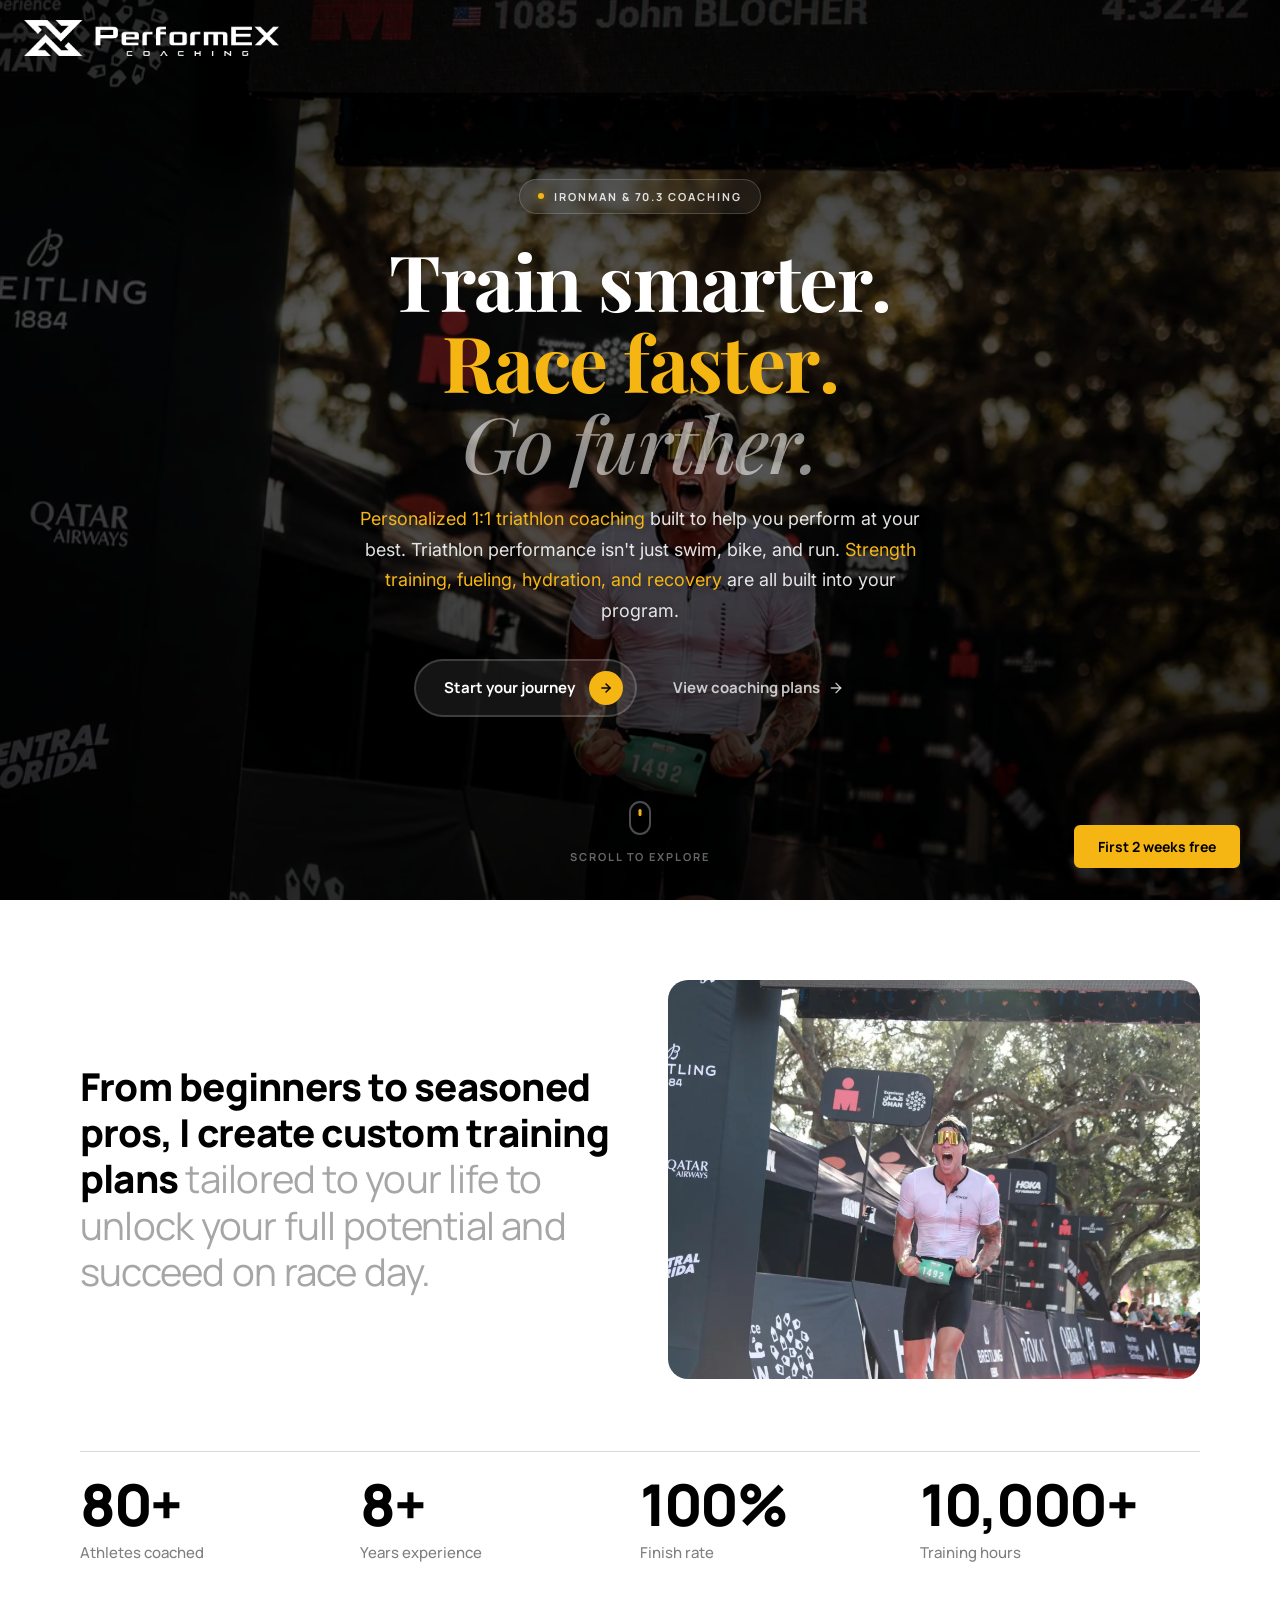
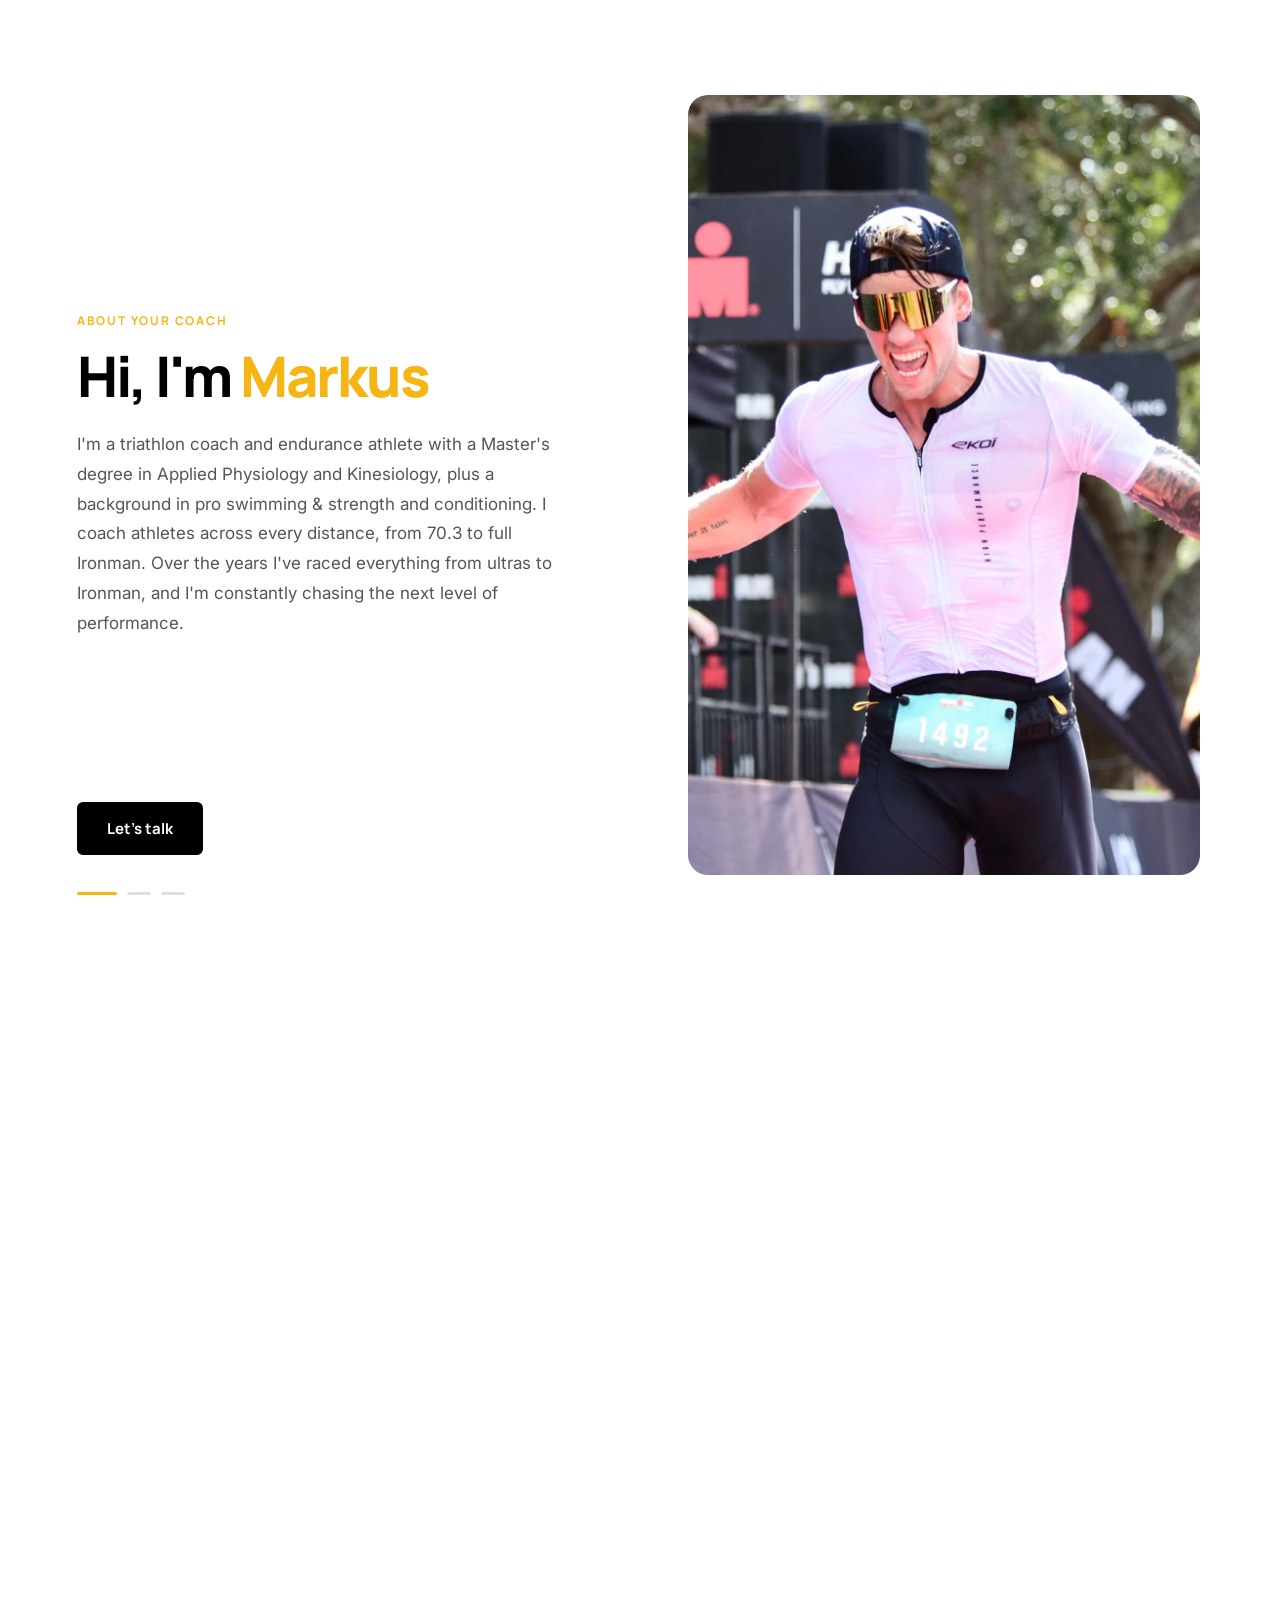
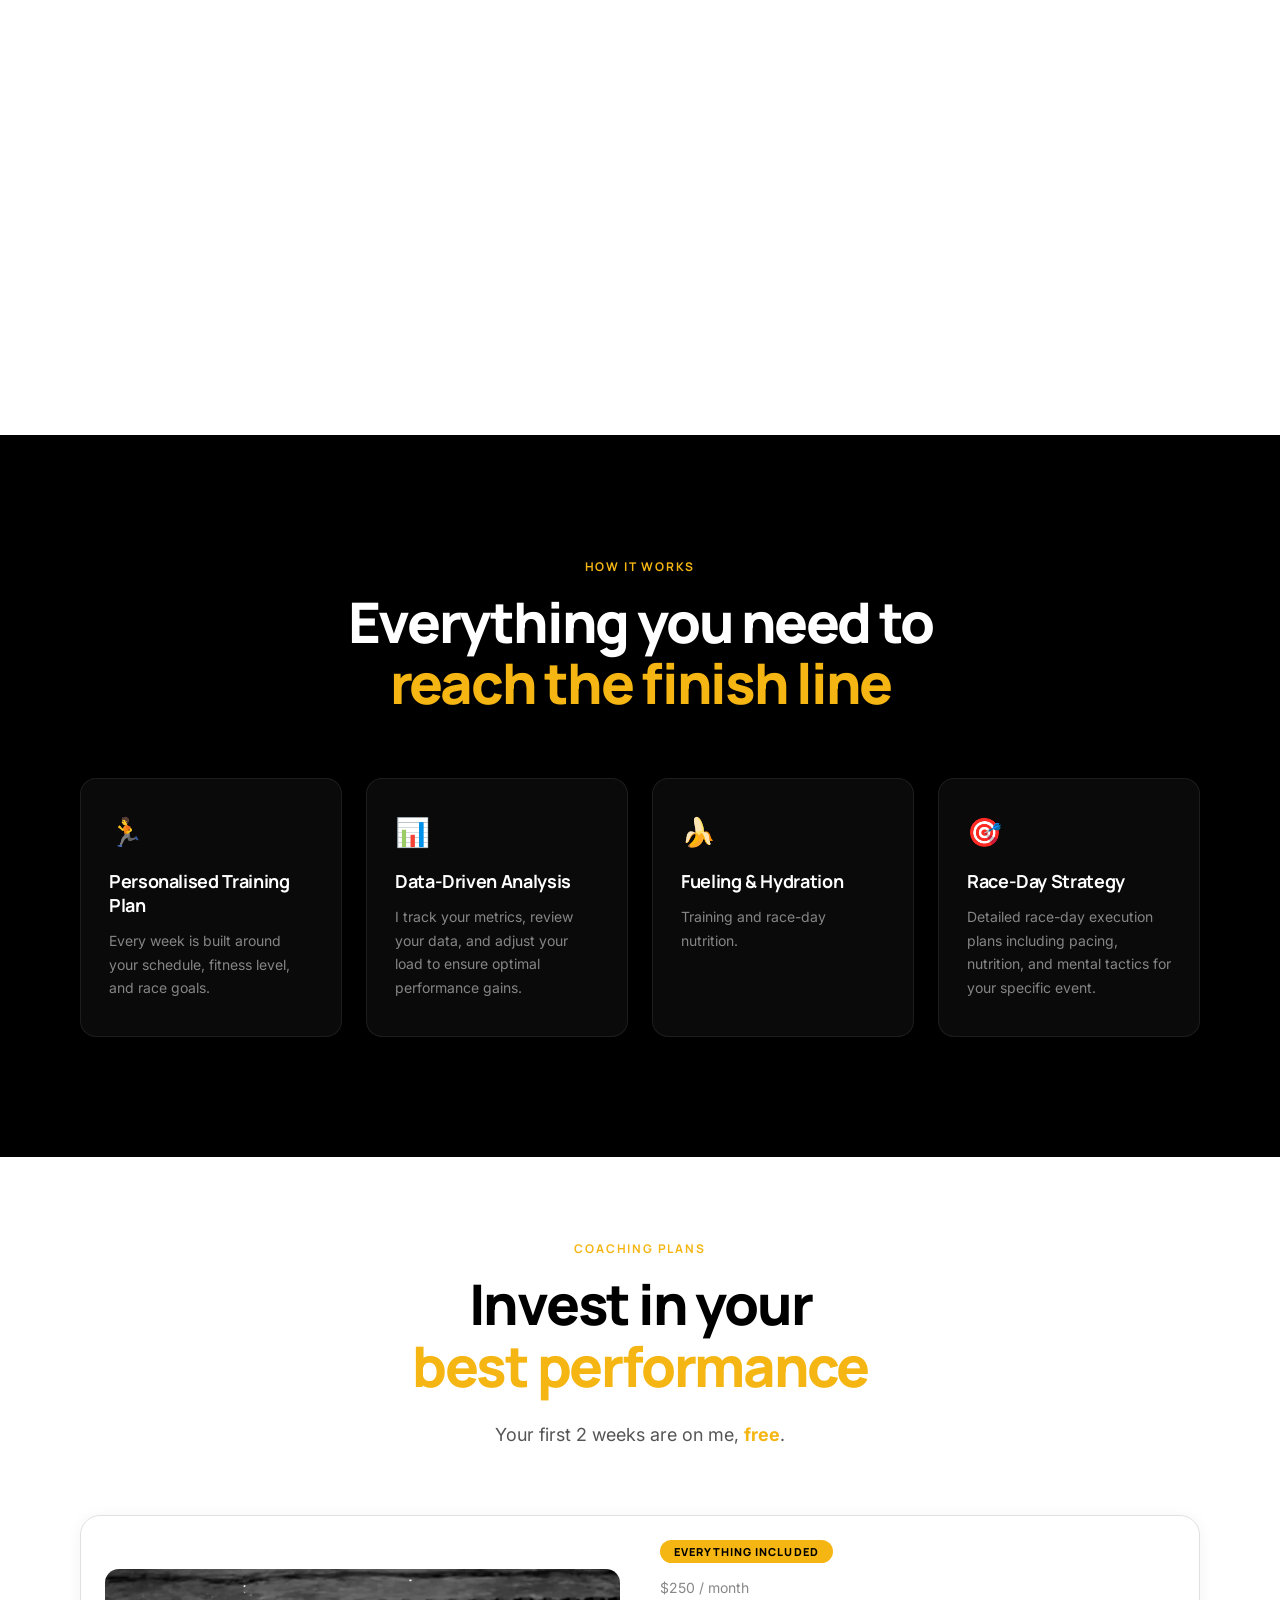
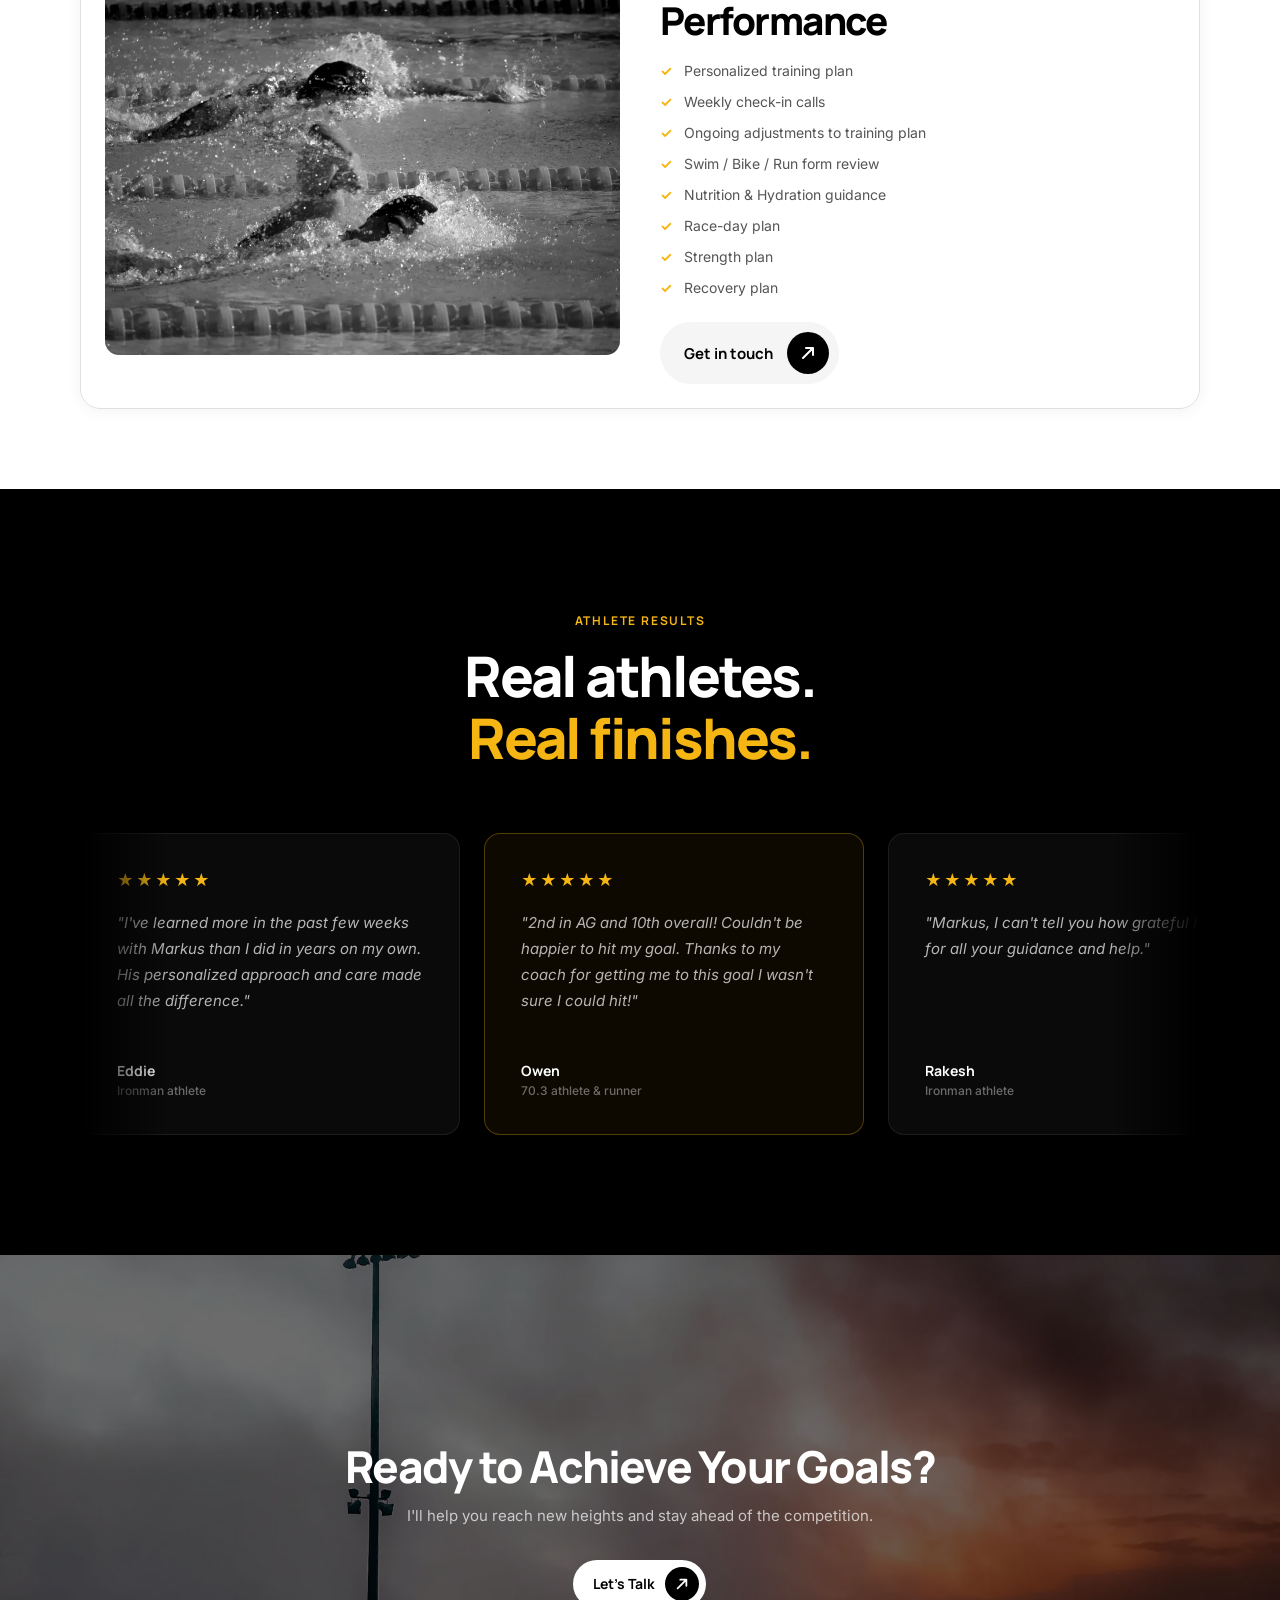
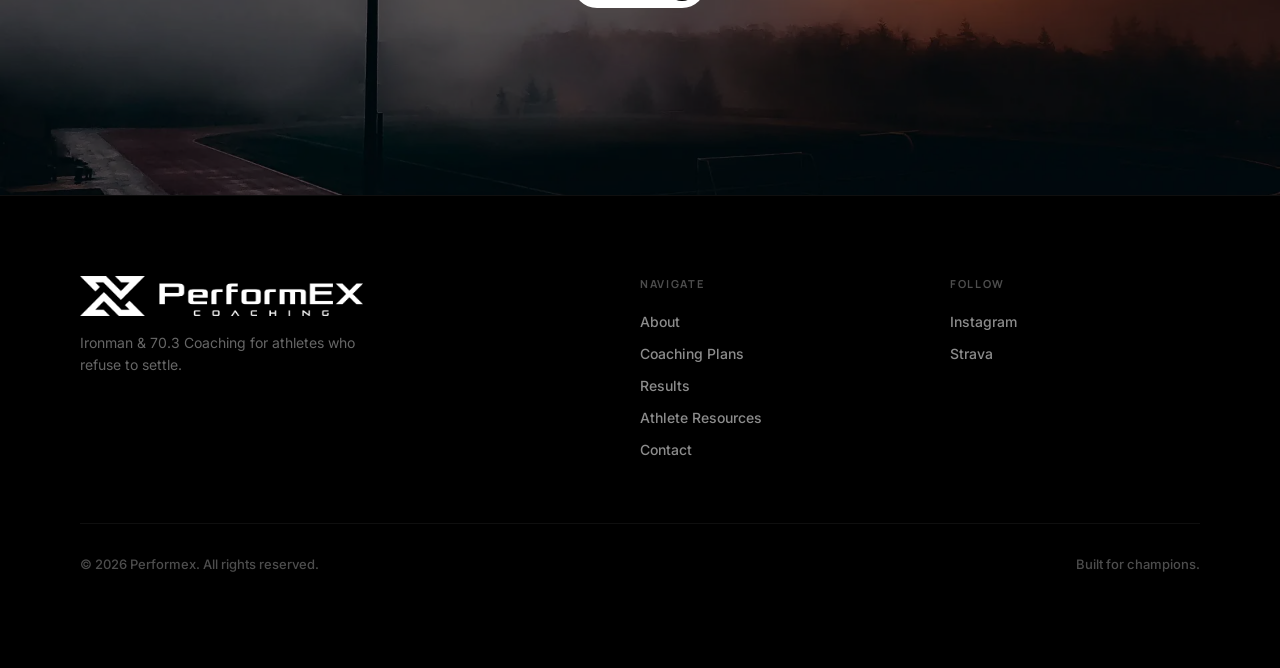
<file: index.html>
<!DOCTYPE html>
<html lang="en">
<head>
  <meta charset="UTF-8" />
  <meta name="google-site-verification" content="vjbkGI2xQKs__dVDE_QgQrAZZXGHkhBD2MfQDWsFcY4" />
  <meta name="viewport" content="width=device-width, initial-scale=1.0" />
  <title>Performex - Ironman & 70.3 Coaching</title>
  <link rel="preconnect" href="https://fonts.googleapis.com" />
  <link rel="preconnect" href="https://fonts.gstatic.com" crossorigin />
  <link href="https://fonts.googleapis.com/css2?family=Manrope:wght@400;500;600;700;800&family=Inter:ital,wght@0,400;0,700;1,400&family=Playfair+Display:ital,wght@0,700;1,500&display=swap" rel="stylesheet" />
  <link rel="icon" type="image/x-icon" href="data:,">
  <link rel="icon" type="image/png" sizes="32x32" href="favicon.png">
  <link rel="icon" type="image/png" sizes="192x192" href="favicon.png">
  <link rel="apple-touch-icon" href="favicon.png">
  <link rel="stylesheet" href="styles.css?v=6" />
  <!-- Google tag (gtag.js) -->
  <script async src="https://www.googletagmanager.com/gtag/js?id=AW-18036804143"></script>
  <script>
    window.dataLayer = window.dataLayer || [];
    function gtag(){dataLayer.push(arguments);}
    gtag('js', new Date());
    gtag('config', 'AW-18036804143');
  </script>
  <!-- Event snippet for Submit lead form conversion -->
  <script>
    function gtag_report_conversion(url) {
      var callback = function () {
        if (typeof(url) != 'undefined') { window.location = url; }
      };
      gtag('event', 'conversion', {
        'send_to': 'AW-18036804143/L1smCMTl380cEK-Uz5hD',
        'value': 1.0,
        'currency': 'USD',
        'event_callback': callback
      });
      return false;
    }
  </script>
</head>
<body>

  <!-- ─── NAVIGATION ─────────────────────────────────────────── -->
  <header class="nav-wrapper">
    <nav class="nav">
      <a href="#" class="nav-logo"><img src="header.webp" alt="Performex Coaching" class="nav-logo-img" width="700" height="99" decoding="async"></a>
    </nav>
  </header>

  <!-- ─── FIXED CTA ──────────────────────────────────────────── -->
  <a href="coaching-inquiry.html" class="btn btn-gold cta-fixed">First 2 weeks free</a>

  <!-- ─── HERO ──────────────────────────────────────────────── -->
  <section class="hero" id="hero">
    <div class="hero-bg"></div>
    <div class="hero-image-wrap">
      <img
        src="hero-finish.webp"
        alt="Athlete crossing the Ironman 70.3 finish line"
        class="hero-image"
        width="1024"
        height="1535"
        fetchpriority="high"
        decoding="async"
      />
      <div class="hero-image-overlay"></div>
    </div>
    <div class="hero-content">
      <span class="hero-eyebrow">Ironman &amp; 70.3 Coaching</span>
      <h1 class="hero-headline">
        Train smarter.<br />
        <span class="accent">Race faster.</span><br />
        <span class="headline-italic">Go further.</span>
      </h1>
      <p class="hero-sub">
        <span class="accent">Personalized 1:1 triathlon coaching</span> built to help you perform at your best. Triathlon performance isn't just swim, bike, and run. <span class="accent">Strength training, fueling, hydration, and recovery</span> are all built into your program.
      </p>
      <div class="hero-actions">
        <a href="coaching-inquiry.html" class="btn btn-gold btn-hero-primary">
          Start your journey
          <span class="btn-arrow-circle" aria-hidden="true">
            <svg width="14" height="14" viewBox="0 0 24 24" fill="none" stroke="currentColor" stroke-width="2.5" stroke-linecap="round" stroke-linejoin="round"><line x1="5" y1="12" x2="19" y2="12"/><polyline points="12 5 19 12 12 19"/></svg>
          </span>
        </a>
        <a href="#services" class="btn btn-ghost btn-hero-secondary">
          View coaching plans
          <svg width="16" height="16" viewBox="0 0 24 24" fill="none" stroke="currentColor" stroke-width="2" stroke-linecap="round" stroke-linejoin="round" aria-hidden="true"><line x1="5" y1="12" x2="19" y2="12"/><polyline points="12 5 19 12 12 19"/></svg>
        </a>
      </div>
    </div>
    <div class="hero-scroll-hint">
      <span class="scroll-mouse" aria-hidden="true"></span>
      <span class="scroll-label">Scroll to explore</span>
    </div>
  </section>

  <!-- ─── STATS / INTRO SECTION ──────────────────────────── -->
  <section class="stats-bar">
    <div class="container">

      <!-- Tagline + image row -->
      <div class="stats-intro-row">
        <p class="stats-tagline">
          <span class="stats-tagline-bold">From beginners to seasoned pros, I create custom training plans</span><span class="stats-tagline-light"> tailored to your life to unlock your full potential and succeed on race day.</span>
        </p>
        <div class="stats-intro-img">
          <img src="Coaching.webp" alt="Coaching session" width="1000" height="1500" loading="lazy" decoding="async" />
        </div>
      </div>

      <!-- Stats row -->
      <div class="stats-grid">
        <div class="stat">
          <span class="stat-number">80+</span>
          <span class="stat-label">Athletes coached</span>
        </div>
        <div class="stat">
          <span class="stat-number">8+</span>
          <span class="stat-label">Years experience</span>
        </div>
        <div class="stat">
          <span class="stat-number">100%</span>
          <span class="stat-label">Finish rate</span>
        </div>
        <div class="stat">
          <span class="stat-number">10,000+</span>
          <span class="stat-label">Training hours</span>
        </div>
      </div>

    </div>
  </section>

  <!-- ─── ABOUT ─────────────────────────────────────────────── -->
  <!--
    Scroll-storytelling section.
    The inner .about-sticky frame is pinned via position:sticky.
    JS calculates scroll progress and crossfades content between
    3 slides. Section height = 400vh so each slide gets ~100vh of scroll.
  -->
  <section class="about-story" id="about">
    <div class="about-sticky">

      <!-- ── Left: text panel ─────────────────────── -->
      <div class="about-text-panel">

        <div class="about-slide-text" data-slide="0">
          <span class="section-eyebrow">About your coach</span>
          <h2 class="section-heading">Hi, I'm <span class="accent">Markus</span></h2>
          <p class="body-text">
            I'm a triathlon coach and endurance athlete with a Master's degree in Applied Physiology and Kinesiology, plus a background in pro swimming & strength and conditioning. I coach athletes across every distance, from 70.3 to full Ironman. Over the years I've raced everything from ultras to Ironman, and I'm constantly chasing the next level of performance.
          </p>
          <a href="coaching-inquiry.html" class="btn btn-dark about-slide-cta">Let's talk</a>
        </div>

        <div class="about-slide-text" data-slide="1">
          <span class="section-eyebrow">Coaching</span>
          <h2 class="section-heading">Science-backed.<br /><span class="accent">Life-proof.</span></h2>
          <p class="body-text">
            I work with athletes who want structure, not guesswork. My coaching is built on science-based periodisation, individualised training loads, and a sustainable approach that fits around your life and keeps you healthy.
          </p>
          <a href="coaching-inquiry.html" class="btn btn-dark about-slide-cta">Let's talk</a>
        </div>

        <div class="about-slide-text" data-slide="2">
          <span class="section-eyebrow">My philosophy</span>
          <h2 class="section-heading">The philosophy behind <span class="accent">the training</span></h2>
          <p class="body-text">
            I believe great endurance performance comes from consistency, smart training, and fueling the work properly. When those pieces are in place, progress becomes predictable and athletes start realizing what they're truly capable of.
          </p>
          <a href="coaching-inquiry.html" class="btn btn-dark about-slide-cta">Let's talk</a>
        </div>

        <!-- Progress dots -->
        <div class="about-progress">
          <div class="about-prog-dot active"></div>
          <div class="about-prog-dot"></div>
          <div class="about-prog-dot"></div>
        </div>

      </div><!-- /about-text-panel -->

      <!-- ── Right: image panel ─────────────────────── -->
      <div class="about-image-panel">

        <div class="about-slide-image" data-slide="0">
          <img
            src="1.webp"
            alt="Ironman finish line"
            width="2400"
            height="1597"
            loading="lazy"
            decoding="async"
          />
        </div>

        <div class="about-slide-image" data-slide="1">
          <img
            src="2.webp"
            alt="Ironman swim exit"
            width="1200"
            height="1796"
            loading="lazy"
            decoding="async"
          />
        </div>

        <div class="about-slide-image" data-slide="2">
          <img
            src="3.webp"
            alt="Ironman run"
            width="1339"
            height="2000"
            loading="lazy"
            decoding="async"
          />
        </div>

      </div><!-- /about-image-panel -->

    </div><!-- /about-sticky -->
  </section>

  <!-- ─── WHAT I OFFER ─────────────────────────────────────── -->
  <section class="features section-dark" id="features">
    <div class="container">
      <div class="section-header centered">
        <span class="section-eyebrow light">How it works</span>
        <h2 class="section-heading light">Everything you need to<br /><span class="accent">reach the finish line</span></h2>
      </div>
      <div class="features-grid">
        <div class="feature-card">
          <div class="feature-icon">🏃</div>
          <h3>Personalised Training Plan</h3>
          <p>Every week is built around your schedule, fitness level, and race goals.</p>
        </div>
        <div class="feature-card">
          <div class="feature-icon">📊</div>
          <h3>Data-Driven Analysis</h3>
          <p>I track your metrics, review your data, and adjust your load to ensure optimal performance gains.</p>
        </div>
        <div class="feature-card">
          <div class="feature-icon">🍌</div>
          <h3>Fueling & Hydration</h3>
          <p>Training and race-day nutrition.</p>
        </div>
        <div class="feature-card">
          <div class="feature-icon">🎯</div>
          <h3>Race-Day Strategy</h3>
          <p>Detailed race-day execution plans including pacing, nutrition, and mental tactics for your specific event.</p>
        </div>
      </div>
    </div>
  </section>

  <!-- ─── SERVICES / COACHING PLANS ───────────────────────── -->
  <section class="services section-white" id="services">
    <div class="container">
      <div class="section-header centered">
        <span class="section-eyebrow">Coaching plans</span>
        <h2 class="section-heading">Invest in your<br /><span class="accent">best performance</span></h2>
        <p class="section-sub">Your first 2 weeks are on me, <span class="accent"><strong>free</strong></span>.</p>
      </div>
      <div class="plans-list">

        <div class="plan-row">
          <div class="plan-row-image">
            <img src="hero-swim.webp" alt="Ironman swim start" class="plan-row-img" width="1000" height="667" loading="lazy" decoding="async" />
          </div>
          <div class="plan-row-content">
            <span class="plan-badge-inline">Everything included</span>
            <span class="plan-price-label">$250 / month</span>
            <h3 class="plan-row-name">Performance</h3>
            <ul class="plan-row-features">
              <li>Personalized training plan</li>
              <li>Weekly check-in calls</li>
              <li>Ongoing adjustments to training plan</li>
              <li>Swim / Bike / Run form review</li>
              <li>Nutrition &amp; Hydration guidance</li>
              <li>Race-day plan</li>
              <li>Strength plan</li>
              <li>Recovery plan</li>

            </ul>
            <a href="coaching-inquiry.html" class="btn-plan-cta">Get in touch <span class="btn-plan-arrow"><svg width="16" height="16" viewBox="0 0 16 16" fill="none" xmlns="http://www.w3.org/2000/svg"><path d="M3 13L13 3M13 3H6M13 3V10" stroke="white" stroke-width="2" stroke-linecap="round" stroke-linejoin="round"/></svg></span></a>
          </div>
        </div>

      </div>
    </div>
  </section>

  <!-- ─── TESTIMONIALS ─────────────────────────────────────── -->
  <section class="testimonials section-dark" id="testimonials">
    <div class="container">
      <div class="section-header centered">
        <span class="section-eyebrow light">Athlete results</span>
        <h2 class="section-heading light">Real athletes.<br /><span class="accent">Real finishes.</span></h2>
      </div>
      <div class="testimonials-marquee">
        <div class="testimonials-track">

          <div class="testimonial-card">
            <div class="stars">★★★★★</div>
            <blockquote>
              "I've learned more in the past few weeks with Markus than I did in years on my own. His personalized approach and care made all the difference."
            </blockquote>
            <div class="testimonial-author">
              <div class="author-info">
                <span class="author-name">Eddie</span>
                <span class="author-detail">Ironman athlete</span>
              </div>
            </div>
          </div>

          <div class="testimonial-card testimonial-featured">
            <div class="stars">★★★★★</div>
            <blockquote>
              "2nd in AG and 10th overall! Couldn't be happier to hit my goal. Thanks to my coach for getting me to this goal I wasn't sure I could hit!"
            </blockquote>
            <div class="testimonial-author">
              <div class="author-info">
                <span class="author-name">Owen</span>
                <span class="author-detail">70.3 athlete &amp; runner</span>
              </div>
            </div>
          </div>

          <div class="testimonial-card">
            <div class="stars">★★★★★</div>
            <blockquote>
              "Markus, I can't tell you how grateful I am for all your guidance and help."
            </blockquote>
            <div class="testimonial-author">
              <div class="author-info">
                <span class="author-name">Rakesh</span>
                <span class="author-detail">Ironman athlete</span>
              </div>
            </div>
          </div>

          <div class="testimonial-card">
            <div class="stars">★★★★★</div>
            <blockquote>
              "Super excited, your coaching has been awesome and very reassuring to me. I can't thank you enough!"
            </blockquote>
            <div class="testimonial-author">
              <div class="author-info">
                <span class="author-name">Adrian</span>
                <span class="author-detail">Ironman athlete</span>
              </div>
            </div>
          </div>

          <div class="testimonial-card">
            <div class="stars">★★★★★</div>
            <blockquote>
              "Clearly your program is f*cking awesome, from where I started to where I'm at now."
            </blockquote>
            <div class="testimonial-author">
              <div class="author-info">
                <span class="author-name">Jordan</span>
                <span class="author-detail">Ironman athlete</span>
              </div>
            </div>
          </div>

          <div class="testimonial-card">
            <div class="stars">★★★★★</div>
            <blockquote>
              "Since we first started the program, I can't believe how much better I feel week to week in the pool and on the bike. I would've been so lost if I tried to do any of this on my own."
            </blockquote>
            <div class="testimonial-author">
              <div class="author-info">
                <span class="author-name">Colin</span>
                <span class="author-detail">70.3 athlete</span>
              </div>
            </div>
          </div>

          <!-- Duplicate set for seamless infinite loop -->
          <div class="testimonial-card" aria-hidden="true">
            <div class="stars">★★★★★</div>
            <blockquote>
              "I've learned more in the past few weeks with Markus than I did in years on my own. His personalized approach and care made all the difference."
            </blockquote>
            <div class="testimonial-author">
              <div class="author-info">
                <span class="author-name">Eddie</span>
                <span class="author-detail">Ironman athlete</span>
              </div>
            </div>
          </div>

          <div class="testimonial-card testimonial-featured" aria-hidden="true">
            <div class="stars">★★★★★</div>
            <blockquote>
              "2nd in AG and 10th overall! Couldn't be happier to hit my goal. Thanks to my coach for getting me to this goal I wasn't sure I could hit!"
            </blockquote>
            <div class="testimonial-author">
              <div class="author-info">
                <span class="author-name">Owen</span>
                <span class="author-detail">70.3 athlete &amp; runner</span>
              </div>
            </div>
          </div>

          <div class="testimonial-card" aria-hidden="true">
            <div class="stars">★★★★★</div>
            <blockquote>
              "Markus, I can't tell you how grateful I am for all your guidance and help."
            </blockquote>
            <div class="testimonial-author">
              <div class="author-info">
                <span class="author-name">Rakesh</span>
                <span class="author-detail">Ironman athlete</span>
              </div>
            </div>
          </div>

          <div class="testimonial-card" aria-hidden="true">
            <div class="stars">★★★★★</div>
            <blockquote>
              "Super excited, your coaching has been awesome and very reassuring to me. I can't thank you enough!"
            </blockquote>
            <div class="testimonial-author">
              <div class="author-info">
                <span class="author-name">Adrian</span>
                <span class="author-detail">Ironman athlete</span>
              </div>
            </div>
          </div>

          <div class="testimonial-card" aria-hidden="true">
            <div class="stars">★★★★★</div>
            <blockquote>
              "Clearly your program is f*cking awesome, from where I started to where I'm at now."
            </blockquote>
            <div class="testimonial-author">
              <div class="author-info">
                <span class="author-name">Jordan</span>
                <span class="author-detail">Ironman athlete</span>
              </div>
            </div>
          </div>

          <div class="testimonial-card" aria-hidden="true">
            <div class="stars">★★★★★</div>
            <blockquote>
              "Since we first started the program, I can't believe how much better I feel week to week in the pool and on the bike. I would've been so lost if I tried to do any of this on my own."
            </blockquote>
            <div class="testimonial-author">
              <div class="author-info">
                <span class="author-name">Colin</span>
                <span class="author-detail">70.3 athlete</span>
              </div>
            </div>
          </div>

        </div>
      </div>
    </div>
  </section>

  <!-- ─── CTA BANNER ──────────────────────────────────────── -->
  <section class="cta-banner" id="contact">
    <div class="cta-banner-bg">
      <img src="cta-bg.webp" alt="" class="cta-banner-img" width="1920" height="1440" loading="lazy" decoding="async" />
      <div class="cta-banner-overlay"></div>
    </div>
    <div class="cta-banner-content">
      <h2 class="cta-banner-heading">Ready to Achieve Your Goals?</h2>
      <p class="cta-banner-sub">I'll help you reach new heights and stay ahead of the competition.</p>
      <a href="coaching-inquiry.html" class="btn-cta-pill">
        Let's Talk
        <span class="btn-cta-arrow"><svg width="14" height="14" viewBox="0 0 16 16" fill="none" xmlns="http://www.w3.org/2000/svg"><path d="M3 13L13 3M13 3H6M13 3V10" stroke="white" stroke-width="2" stroke-linecap="round" stroke-linejoin="round"/></svg></span>
      </a>
    </div>
  </section>

  <!-- ─── FOOTER ────────────────────────────────────────────── -->
  <footer class="footer">
    <div class="container">
      <div class="footer-grid">
        <div class="footer-brand">
          <img src="header.webp" alt="Performex Coaching" class="footer-logo-img" width="700" height="99" loading="lazy" decoding="async">
          <p class="footer-tagline">Ironman &amp; 70.3 Coaching for athletes who refuse to settle.</p>
        </div>
        <div class="footer-links">
          <span class="footer-heading">Navigate</span>
          <ul>
            <li><a href="#about">About</a></li>
            <li><a href="#services">Coaching Plans</a></li>
            <li><a href="#testimonials">Results</a></li>
            <li><a href="resources.html">Athlete Resources</a></li>
            <li><a href="#contact">Contact</a></li>
          </ul>
        </div>
        <div class="footer-links">
          <span class="footer-heading">Follow</span>
          <ul>
            <li><a href="https://www.instagram.com/markus_furst/" target="_blank">Instagram</a></li>
            <li><a href="https://www.strava.com/athletes/76654224" target="_blank">Strava</a></li>
          </ul>
        </div>
      </div>
      <div class="footer-bottom">
        <span>© 2026 Performex. All rights reserved.</span>
        <span>Built for champions.</span>
      </div>
    </div>
  </footer>

  <script src="script.js?v=2"></script>
</body>
</html>
</file>
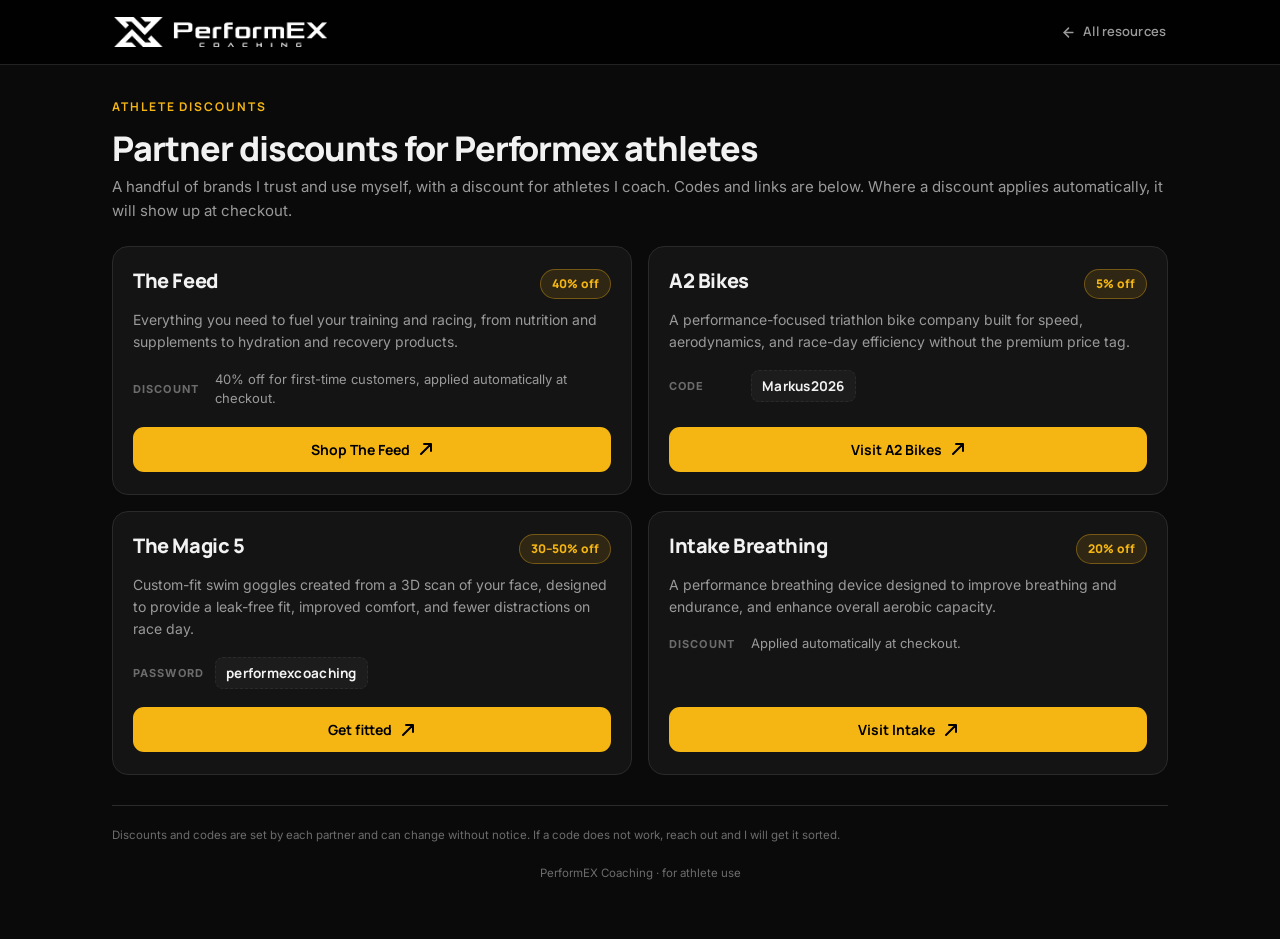
<file: athlete-discounts.html>
<!DOCTYPE html>
<html lang="en">
<head>
<meta charset="UTF-8">
<link rel="icon" type="image/x-icon" href="data:,">
<link rel="icon" type="image/png" sizes="32x32" href="favicon.png">
<link rel="icon" type="image/png" sizes="192x192" href="favicon.png">
<link rel="apple-touch-icon" href="favicon.png">
<meta name="viewport" content="width=device-width, initial-scale=1.0, viewport-fit=cover">
<meta name="theme-color" content="#0a0a0a">
<title>Athlete Discounts - Performex Coaching</title>
<link rel="icon" type="image/png" href="favicon.png">
<link rel="preconnect" href="https://fonts.googleapis.com">
<link rel="preconnect" href="https://fonts.gstatic.com" crossorigin>
<link href="https://fonts.googleapis.com/css2?family=Manrope:wght@400;500;600;700;800&family=Inter:wght@400;500;600;700&display=swap" rel="stylesheet">
<link rel="stylesheet" href="resources.css?v=7">
<style>
  .disc-grid{display:grid;grid-template-columns:repeat(2,1fr);gap:16px;margin-top:8px;}
  .disc-card{
    display:flex;flex-direction:column;
    background:var(--surface);border:1px solid var(--border);
    border-radius:var(--radius);padding:22px 20px;
    transition:border-color .18s,transform .18s,box-shadow .18s;
  }
  .disc-card:hover{border-color:var(--gold-line);transform:translateY(-3px);box-shadow:0 14px 34px rgba(0,0,0,.4);}
  .disc-head{display:flex;align-items:flex-start;justify-content:space-between;gap:12px;margin-bottom:10px;}
  .disc-name{font-family:var(--font-main);font-weight:800;letter-spacing:-.02em;font-size:20px;line-height:1.15;}
  .disc-badge{
    flex:0 0 auto;font-family:var(--font-main);font-size:12px;font-weight:800;
    letter-spacing:.01em;color:var(--gold);background:var(--gold-soft);
    border:1px solid var(--gold-line);border-radius:999px;padding:5px 11px;white-space:nowrap;
  }
  .disc-desc{color:var(--muted);font-size:14px;line-height:1.6;margin-bottom:16px;}
  .disc-meta{display:flex;flex-direction:column;gap:8px;margin-bottom:18px;}
  .disc-row{display:flex;align-items:center;gap:10px;font-size:13px;}
  .disc-row .k{
    flex:0 0 auto;font-size:11px;font-weight:700;letter-spacing:.1em;text-transform:uppercase;
    color:var(--muted-2);min-width:72px;
  }
  .disc-code{
    font-family:var(--font-main);font-weight:700;font-size:13.5px;color:var(--text);
    background:var(--surface-2);border:1px dashed var(--border);border-radius:8px;
    padding:5px 10px;letter-spacing:.02em;
  }
  .disc-note{color:var(--muted);}
  .disc-go{
    margin-top:auto;display:inline-flex;align-items:center;justify-content:center;gap:8px;
    font-family:var(--font-main);font-size:14px;font-weight:700;
    background:var(--gold);color:var(--black);border-radius:11px;padding:12px 16px;
    transition:background .15s;
  }
  .disc-go:hover{background:var(--gold-dark);}
  .disc-go svg{transition:transform .15s;}
  .disc-card:hover .disc-go svg{transform:translate(3px,-3px);}
  @media(max-width:720px){
    .disc-grid{grid-template-columns:1fr;}
  }
</style>
</head>
<body>

<nav class="site-nav">
  <div class="site-nav-inner">
    <a href="index.html" class="site-nav-logo"><img src="header.png" alt="Performex Coaching"></a>
    <a href="resources.html" class="site-nav-back">
      <svg width="15" height="15" viewBox="0 0 24 24" fill="none" stroke="currentColor" stroke-width="2.4" stroke-linecap="round" stroke-linejoin="round"><line x1="19" y1="12" x2="5" y2="12"></line><polyline points="12 19 5 12 12 5"></polyline></svg>
      All resources
    </a>
  </div>
</nav>

<main class="wrap-wide">

  <span class="eyebrow">Athlete Discounts</span>
  <h1 class="tool-title">Partner discounts for Performex athletes</h1>
  <p class="tool-sub tool-sub-wide">A handful of brands I trust and use myself, with a discount for athletes I coach. Codes and links are below. Where a discount applies automatically, it will show up at checkout.</p>

  <section class="disc-grid">

    <article class="disc-card">
      <div class="disc-head">
        <h2 class="disc-name">The Feed</h2>
        <span class="disc-badge">40% off</span>
      </div>
      <p class="disc-desc">Everything you need to fuel your training and racing, from nutrition and supplements to hydration and recovery products.</p>
      <div class="disc-meta">
        <div class="disc-row"><span class="k">Discount</span><span class="disc-note">40% off for first-time customers, applied automatically at checkout.</span></div>
      </div>
      <a class="disc-go" href="https://rstr.co/the-feed/furst" target="_blank" rel="noopener noreferrer">Shop The Feed
        <svg width="16" height="16" viewBox="0 0 16 16" fill="none"><path d="M3 13 13 3M13 3H6M13 3v7" stroke="currentColor" stroke-width="2" stroke-linecap="round" stroke-linejoin="round"></path></svg>
      </a>
    </article>

    <article class="disc-card">
      <div class="disc-head">
        <h2 class="disc-name">A2 Bikes</h2>
        <span class="disc-badge">5% off</span>
      </div>
      <p class="disc-desc">A performance-focused triathlon bike company built for speed, aerodynamics, and race-day efficiency without the premium price tag.</p>
      <div class="disc-meta">
        <div class="disc-row"><span class="k">Code</span><span class="disc-code">Markus2026</span></div>
      </div>
      <a class="disc-go" href="https://a2bikes.com/" target="_blank" rel="noopener noreferrer">Visit A2 Bikes
        <svg width="16" height="16" viewBox="0 0 16 16" fill="none"><path d="M3 13 13 3M13 3H6M13 3v7" stroke="currentColor" stroke-width="2" stroke-linecap="round" stroke-linejoin="round"></path></svg>
      </a>
    </article>

    <article class="disc-card">
      <div class="disc-head">
        <h2 class="disc-name">The Magic 5</h2>
        <span class="disc-badge">30–50% off</span>
      </div>
      <p class="disc-desc">Custom-fit swim goggles created from a 3D scan of your face, designed to provide a leak-free fit, improved comfort, and fewer distractions on race day.</p>
      <div class="disc-meta">
        <div class="disc-row"><span class="k">Password</span><span class="disc-code">performexcoaching</span></div>
      </div>
      <a class="disc-go" href="https://themagic5.com/collections/club-partnership" target="_blank" rel="noopener noreferrer">Get fitted
        <svg width="16" height="16" viewBox="0 0 16 16" fill="none"><path d="M3 13 13 3M13 3H6M13 3v7" stroke="currentColor" stroke-width="2" stroke-linecap="round" stroke-linejoin="round"></path></svg>
      </a>
    </article>

    <article class="disc-card">
      <div class="disc-head">
        <h2 class="disc-name">Intake Breathing</h2>
        <span class="disc-badge">20% off</span>
      </div>
      <p class="disc-desc">A performance breathing device designed to improve breathing and endurance, and enhance overall aerobic capacity.</p>
      <div class="disc-meta">
        <div class="disc-row"><span class="k">Discount</span><span class="disc-note">Applied automatically at checkout.</span></div>
      </div>
      <a class="disc-go" href="https://www.intakebreathing.com/" target="_blank" rel="noopener noreferrer">Visit Intake
        <svg width="16" height="16" viewBox="0 0 16 16" fill="none"><path d="M3 13 13 3M13 3H6M13 3v7" stroke="currentColor" stroke-width="2" stroke-linecap="round" stroke-linejoin="round"></path></svg>
      </a>
    </article>

  </section>

  <footer class="tool-foot">
    <p>Discounts and codes are set by each partner and can change without notice. If a code does not work, reach out and I will get it sorted.</p>
    <p class="brandline">PerformEX Coaching · for athlete use</p>
  </footer>

</main>

</body>
</html>
</file>
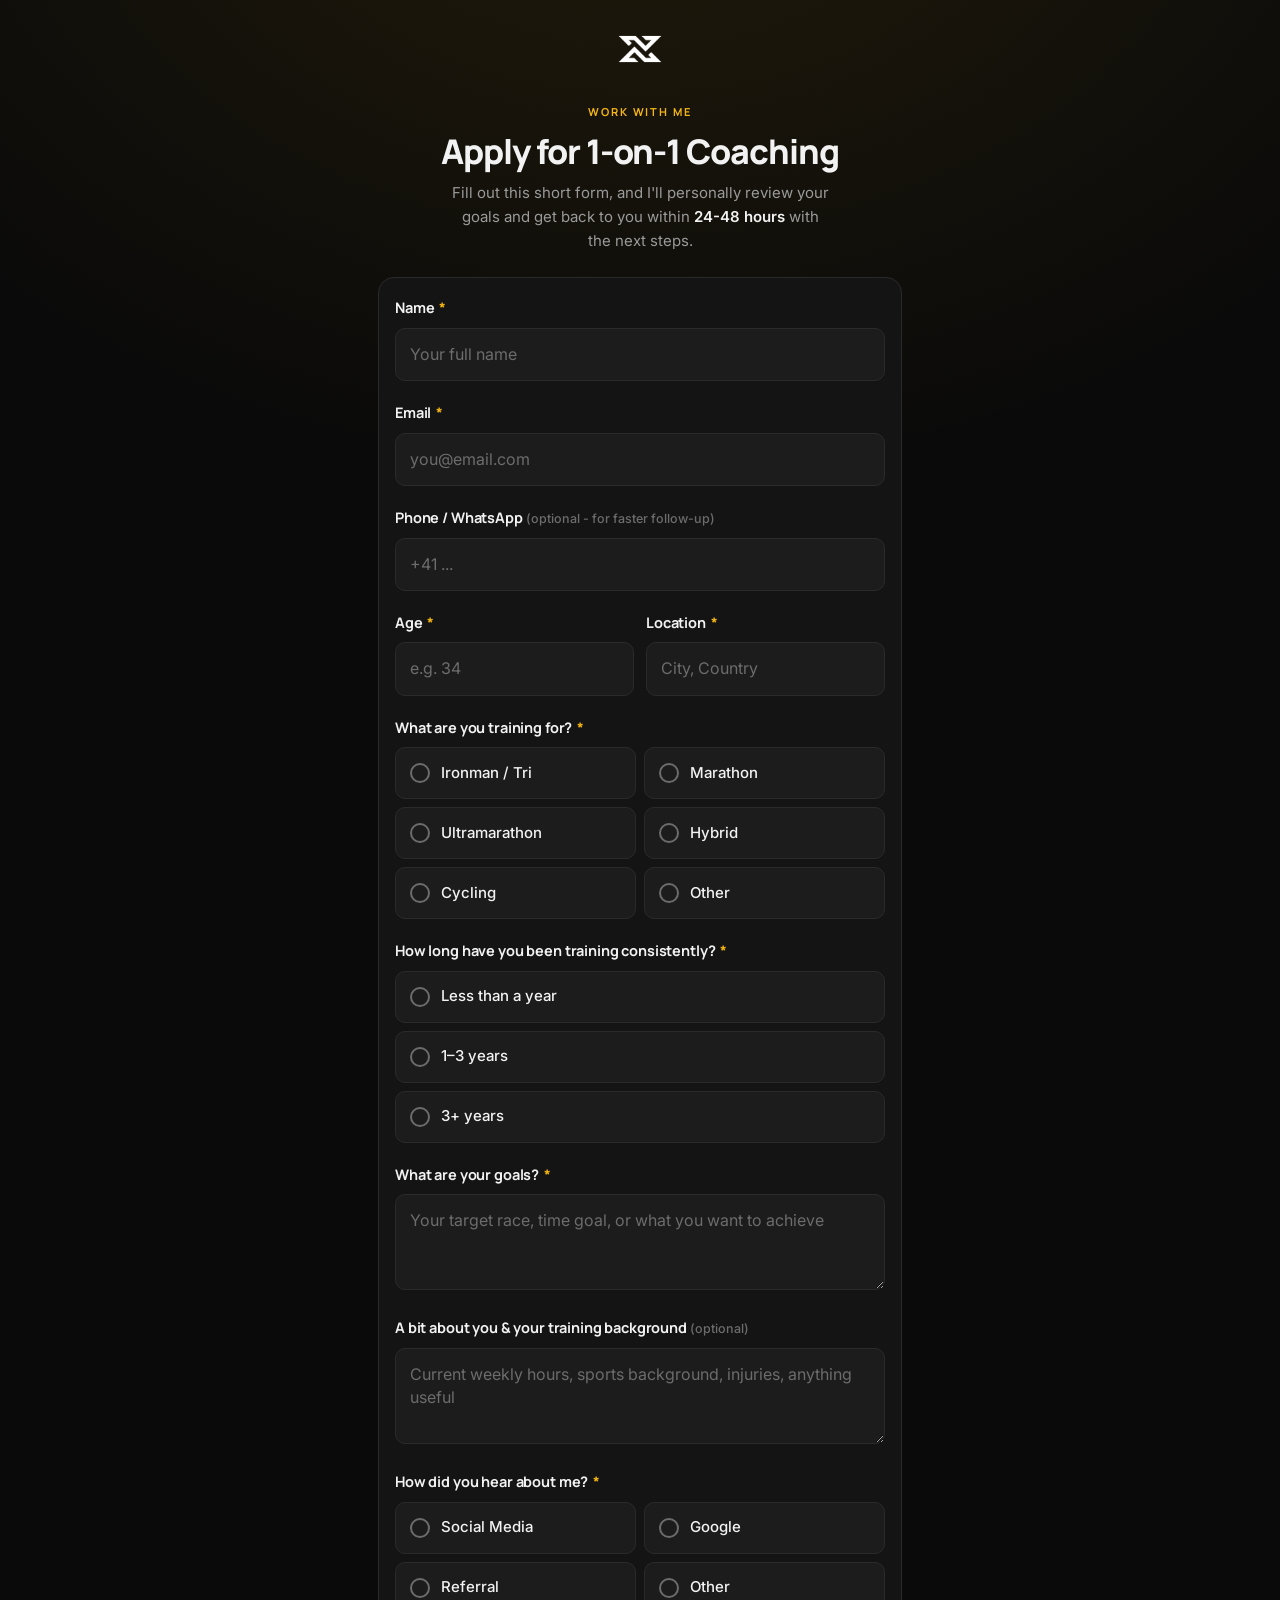
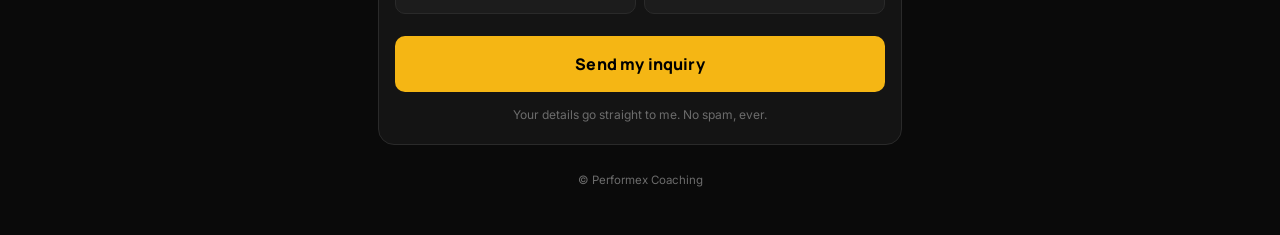
<file: coaching-inquiry.html>
<!DOCTYPE html>
<html lang="en">
<head>
<meta charset="UTF-8">
<link rel="icon" type="image/x-icon" href="data:,">
<link rel="icon" type="image/png" sizes="32x32" href="favicon.png">
<link rel="icon" type="image/png" sizes="192x192" href="favicon.png">
<link rel="apple-touch-icon" href="favicon.png">
<meta name="viewport" content="width=device-width, initial-scale=1, viewport-fit=cover">
<meta name="theme-color" content="#0a0a0a">
<title>Coaching Inquiry - Performex</title>
<meta name="description" content="Apply for personal endurance coaching with Performex. Tell me about your goals and I'll be in touch.">
<!-- Google tag (gtag.js) -->
<script async src="https://www.googletagmanager.com/gtag/js?id=AW-18036804143"></script>
<script>
  window.dataLayer = window.dataLayer || [];
  function gtag(){dataLayer.push(arguments);}
  gtag('js', new Date());
  gtag('config', 'AW-18036804143');
</script>
<link rel="preconnect" href="https://fonts.googleapis.com">
<link rel="preconnect" href="https://fonts.gstatic.com" crossorigin>
<link href="https://fonts.googleapis.com/css2?family=Manrope:wght@500;600;700;800&family=Inter:wght@400;500;600&display=swap" rel="stylesheet">
<style>
/* ═══════════════════════════════════════════════════════════
   PERFORMEX - Coaching Inquiry (lead-gen form)
   Self-contained. Black + gold. Mobile-first.
   ═══════════════════════════════════════════════════════════ */
:root{
  --bg:#0a0a0a; --surface:#141414; --surface-2:#1c1c1c; --surface-3:#242424;
  --border:#2a2a2a; --border-soft:#222;
  --gold:#f5b614; --gold-dark:#d49f0e; --gold-soft:rgba(245,182,20,.12); --gold-line:rgba(245,182,20,.35);
  --text:#f2f2f2; --muted:#9a9a9a; --muted-2:#6c6c6c; --danger:#ff5a5a;
  --font-main:'Manrope',sans-serif; --font-body:'Inter',sans-serif;
  --radius:16px; --radius-md:12px; --radius-sm:10px;
  --ease-out:cubic-bezier(.22,1,.36,1);
}
*,*::before,*::after{box-sizing:border-box;margin:0;padding:0;}
html{-webkit-text-size-adjust:100%;background:var(--bg);}
body{
  background:
    radial-gradient(120% 60% at 50% -10%, rgba(245,182,20,.10), transparent 60%),
    var(--bg);
  color:var(--text); font-family:var(--font-body); line-height:1.5;
  -webkit-font-smoothing:antialiased; min-height:100vh;
  padding:env(safe-area-inset-top) 0 env(safe-area-inset-bottom);
}
a{color:inherit;text-decoration:none;}

.wrap{max-width:560px;margin:0 auto;padding:26px 18px 44px;}

/* ─── Brand / header ─────────────────────────────────────── */
.brand{display:flex;align-items:center;justify-content:center;margin-bottom:26px;}
.brand img{height:46px;width:46px;display:block;filter:brightness(0) invert(1);}

.head{text-align:center;margin-bottom:24px;}
.eyebrow{
  display:inline-block;font-family:var(--font-main);font-size:11px;font-weight:700;
  letter-spacing:.18em;text-transform:uppercase;color:var(--gold);margin-bottom:12px;
}
h1{font-family:var(--font-main);font-weight:800;letter-spacing:-.03em;font-size:clamp(26px,7vw,34px);line-height:1.08;margin-bottom:12px;}
.lede{color:var(--muted);font-size:15px;line-height:1.6;max-width:42ch;margin:0 auto;}
.lede b{color:var(--text);font-weight:600;}

/* ─── Form card ──────────────────────────────────────────── */
.card{background:var(--surface);border:1px solid var(--border);border-radius:var(--radius);padding:20px 16px;}
.field{margin-bottom:22px;}
.field:last-of-type{margin-bottom:8px;}
label.q{
  display:block;font-family:var(--font-main);font-size:14.5px;font-weight:700;
  letter-spacing:-.01em;color:var(--text);margin-bottom:10px;line-height:1.35;
}
label.q .opt{font-family:var(--font-body);font-weight:500;font-size:12.5px;color:var(--muted-2);letter-spacing:0;}
label.q .req{color:var(--gold);margin-left:2px;}

/* text inputs */
input[type="text"],input[type="email"],input[type="tel"],input[type="number"],textarea{
  width:100%;background:var(--surface-2);border:1px solid var(--border);border-radius:var(--radius-sm);
  color:var(--text);font-size:16px;font-family:inherit;line-height:1.45;
  padding:14px 14px;appearance:none;-webkit-appearance:none;outline:none;
  transition:border-color .15s,box-shadow .15s;
}
textarea{min-height:96px;resize:vertical;}
input::placeholder,textarea::placeholder{color:var(--muted-2);}
input:focus,textarea:focus{border-color:var(--gold);box-shadow:0 0 0 3px var(--gold-soft);}
input[type="number"]::-webkit-outer-spin-button,
input[type="number"]::-webkit-inner-spin-button{-webkit-appearance:none;margin:0;}
input[type="number"]{-moz-appearance:textfield;}

.grid-2{display:grid;grid-template-columns:1fr 1fr;gap:12px;}
@media(max-width:420px){.grid-2{grid-template-columns:1fr;}}

/* choice chips (big tap targets, one tap) */
.choices{display:flex;flex-direction:column;gap:8px;}
.choices.two-col{display:grid;grid-template-columns:1fr 1fr;gap:8px;}
@media(max-width:420px){.choices.two-col{grid-template-columns:1fr;}}
.choice{position:relative;display:block;cursor:pointer;}
.choice input{position:absolute;opacity:0;width:1px;height:1px;pointer-events:none;}
.choice span{
  display:flex;align-items:center;gap:11px;min-height:52px;
  background:var(--surface-2);border:1px solid var(--border);border-radius:var(--radius-sm);
  padding:12px 14px;font-size:15px;font-weight:500;color:var(--text);
  transition:border-color .15s,background .15s;
}
.choice span::before{
  content:"";flex:0 0 auto;width:20px;height:20px;border-radius:50%;
  border:2px solid var(--muted-2);transition:border-color .15s,box-shadow .15s,background .15s;
}
.choice input:checked+span{border-color:var(--gold-line);background:var(--gold-soft);}
.choice input:checked+span::before{border-color:var(--gold);background:var(--gold);box-shadow:inset 0 0 0 4px var(--surface-2);}
.choice input:focus-visible+span{border-color:var(--gold);box-shadow:0 0 0 3px var(--gold-soft);}

.conditional{margin-top:10px;display:none;}
.conditional.show{display:block;animation:fade .2s var(--ease-out);}
@keyframes fade{from{opacity:0;transform:translateY(-4px);}to{opacity:1;transform:none;}}

.err{display:none;color:var(--danger);font-size:12.5px;font-weight:500;margin-top:8px;}
.field.invalid .err{display:block;}
.field.invalid input,.field.invalid textarea{border-color:var(--danger);}

/* submit */
.submit-wrap{margin-top:18px;}
.btn{
  width:100%;font-family:var(--font-main);font-weight:800;font-size:16px;letter-spacing:.01em;
  background:var(--gold);color:#000;border:none;border-radius:var(--radius-sm);
  padding:17px 18px;cursor:pointer;transition:background .15s,transform .08s,opacity .15s;
  display:flex;align-items:center;justify-content:center;gap:10px;
}
.btn:hover{background:var(--gold-dark);}
.btn:active{transform:translateY(1px);}
.btn[disabled]{opacity:.65;cursor:default;}
.btn .spin{width:18px;height:18px;border:2.5px solid rgba(0,0,0,.35);border-top-color:#000;border-radius:50%;animation:spin .7s linear infinite;display:none;}
.btn.loading .spin{display:inline-block;}
.btn.loading .btn-label{opacity:.8;}
@keyframes spin{to{transform:rotate(360deg);}}
.privacy{text-align:center;color:var(--muted-2);font-size:12px;line-height:1.55;margin-top:14px;}
.form-error{display:none;text-align:center;color:var(--danger);font-size:13.5px;margin-top:12px;line-height:1.5;}

/* ─── Thank-you state ────────────────────────────────────── */
.thanks{display:none;text-align:center;padding:14px 6px 8px;animation:fade .35s var(--ease-out);}
.thanks.show{display:block;}
.thanks .check{
  width:76px;height:76px;border-radius:50%;margin:0 auto 22px;
  background:var(--gold-soft);border:1px solid var(--gold-line);
  display:flex;align-items:center;justify-content:center;color:var(--gold);
}
.thanks h2{font-family:var(--font-main);font-weight:800;letter-spacing:-.02em;font-size:clamp(24px,6vw,30px);margin-bottom:14px;}
.thanks p{color:var(--muted);font-size:15.5px;line-height:1.65;max-width:38ch;margin:0 auto 14px;}
.thanks p b{color:var(--text);font-weight:600;}
.thanks .home{display:inline-block;margin-top:12px;font-family:var(--font-main);font-weight:700;font-size:14px;color:var(--gold);}

.foot{margin-top:26px;text-align:center;color:var(--muted-2);font-size:11.5px;line-height:1.7;}
</style>
</head>
<body>
<main class="wrap">

  <a class="brand" href="/" aria-label="Performex Coaching">
    <img src="favicon.png" alt="Performex" width="512" height="512">
  </a>

  <!-- ══ FORM ══ -->
  <div id="formView">
    <div class="head">
      <span class="eyebrow">Work With Me</span>
      <h1>Apply for 1-on-1 Coaching</h1>
      <p class="lede">Fill out this short form, and I'll personally review your goals and get back to you within <b>24-48 hours</b> with the next steps.</p>
    </div>

    <form id="leadForm" class="card" novalidate>

      <!-- Name -->
      <div class="field" data-field>
        <label class="q" for="name">Name <span class="req">*</span></label>
        <input type="text" id="name" name="name" autocomplete="name" placeholder="Your full name" required>
        <div class="err">Please enter your name.</div>
      </div>

      <!-- Email + Phone -->
      <div class="field" data-field>
        <label class="q" for="email">Email <span class="req">*</span></label>
        <input type="email" id="email" name="email" autocomplete="email" inputmode="email" placeholder="you@email.com" required>
        <div class="err">Please enter a valid email.</div>
      </div>

      <div class="field" data-field>
        <label class="q" for="phone">Phone / WhatsApp <span class="opt">(optional - for faster follow-up)</span></label>
        <input type="tel" id="phone" name="phone" autocomplete="tel" inputmode="tel" placeholder="+41 ...">
      </div>

      <!-- Age + Location -->
      <div class="grid-2">
        <div class="field" data-field>
          <label class="q" for="age">Age <span class="req">*</span></label>
          <input type="number" id="age" name="age" inputmode="numeric" min="10" max="100" placeholder="e.g. 34" required>
          <div class="err">Please enter your age.</div>
        </div>
        <div class="field" data-field>
          <label class="q" for="location">Location <span class="req">*</span></label>
          <input type="text" id="location" name="location" autocomplete="address-level2" placeholder="City, Country" required>
          <div class="err">Please enter your location.</div>
        </div>
      </div>

      <!-- Training for -->
      <div class="field" data-field data-group="training_for">
        <label class="q">What are you training for? <span class="req">*</span></label>
        <div class="choices two-col">
          <label class="choice"><input type="radio" name="training_for" value="Ironman / Triathlon" required><span>Ironman / Tri</span></label>
          <label class="choice"><input type="radio" name="training_for" value="Marathon"><span>Marathon</span></label>
          <label class="choice"><input type="radio" name="training_for" value="Ultramarathon"><span>Ultramarathon</span></label>
          <label class="choice"><input type="radio" name="training_for" value="Hybrid"><span>Hybrid</span></label>
          <label class="choice"><input type="radio" name="training_for" value="Cycling"><span>Cycling</span></label>
          <label class="choice"><input type="radio" name="training_for" value="Other"><span>Other</span></label>
        </div>
        <div class="conditional" id="trainingForOtherWrap">
          <input type="text" name="training_for_other" placeholder="Tell me what you're training for">
        </div>
        <div class="err">Please pick one.</div>
      </div>

      <!-- Training duration -->
      <div class="field" data-field data-group="experience">
        <label class="q">How long have you been training consistently? <span class="req">*</span></label>
        <div class="choices">
          <label class="choice"><input type="radio" name="experience" value="Less than a year" required><span>Less than a year</span></label>
          <label class="choice"><input type="radio" name="experience" value="1–3 years"><span>1–3 years</span></label>
          <label class="choice"><input type="radio" name="experience" value="3+ years"><span>3+ years</span></label>
        </div>
        <div class="err">Please pick one.</div>
      </div>

      <!-- Goals -->
      <div class="field" data-field>
        <label class="q" for="goals">What are your goals? <span class="req">*</span></label>
        <textarea id="goals" name="goals" placeholder="Your target race, time goal, or what you want to achieve" required></textarea>
        <div class="err">Please share your goals.</div>
      </div>

      <!-- Background (optional to keep it fast) -->
      <div class="field" data-field>
        <label class="q" for="background">A bit about you &amp; your training background <span class="opt">(optional)</span></label>
        <textarea id="background" name="background" placeholder="Current weekly hours, sports background, injuries, anything useful"></textarea>
      </div>

      <!-- How did you hear -->
      <div class="field" data-field data-group="source">
        <label class="q">How did you hear about me? <span class="req">*</span></label>
        <div class="choices two-col">
          <label class="choice"><input type="radio" name="source" value="Social Media" required><span>Social Media</span></label>
          <label class="choice"><input type="radio" name="source" value="Google"><span>Google</span></label>
          <label class="choice"><input type="radio" name="source" value="Referral"><span>Referral</span></label>
          <label class="choice"><input type="radio" name="source" value="Other"><span>Other</span></label>
        </div>
        <div class="err">Please pick one.</div>
      </div>

      <div class="submit-wrap">
        <button type="submit" class="btn" id="submitBtn">
          <span class="spin"></span>
          <span class="btn-label">Send my inquiry</span>
        </button>
        <p class="privacy">Your details go straight to me. No spam, ever.</p>
        <p class="form-error" id="formError">Something went wrong sending your inquiry. Please try again, or email me directly.</p>
      </div>
    </form>
  </div>

  <!-- ══ THANK-YOU STATE (no redirect - conversion fires here) ══ -->
  <div id="thanksView" class="thanks">
    <div class="check">
      <svg width="34" height="34" viewBox="0 0 24 24" fill="none" stroke="currentColor" stroke-width="2.6" stroke-linecap="round" stroke-linejoin="round"><path d="M20 6 9 17l-5-5"/></svg>
    </div>
    <h2 id="thanksTitle">Thank you!</h2>
    <p>I've got your inquiry and a confirmation is on its way to your inbox. I'll personally review your goals and <b>reach out within 24–48 hours</b>.</p>
    <p style="font-size:14px;color:var(--muted-2)">In the meantime, keep an eye on your email (and check spam just in case).</p>
    <a class="home" href="/">← Back to Performex</a>
  </div>

  <p class="foot">© Performex Coaching</p>
</main>

<script>
/* ═══════════════════════════════════════════════════════════
   CONFIG - paste your Apps Script Web App /exec URL here
   ═══════════════════════════════════════════════════════════ */
const SCRIPT_URL = "https://script.google.com/macros/s/AKfycbzzc8N4WgtHbsHfIIILeb3WGCsTEYaY3FMV82TG_2gDv4m_c78KKXmghCrDqCVGxy86pg/exec";

(function(){
  const form = document.getElementById('leadForm');
  const submitBtn = document.getElementById('submitBtn');
  const formError = document.getElementById('formError');
  const formView = document.getElementById('formView');
  const thanksView = document.getElementById('thanksView');

  /* conditional "Other" text box for "What are you training for?" */
  const otherWrap = document.getElementById('trainingForOtherWrap');
  form.querySelectorAll('input[name="training_for"]').forEach(function(r){
    r.addEventListener('change', function(){
      const isOther = form.querySelector('input[name="training_for"]:checked')?.value === 'Other';
      otherWrap.classList.toggle('show', isOther);
      if(isOther){ otherWrap.querySelector('input').focus(); }
    });
  });

  /* clear a field's error state as the user fixes it */
  form.querySelectorAll('input,textarea').forEach(function(el){
    el.addEventListener('input', function(){ el.closest('[data-field]')?.classList.remove('invalid'); });
    el.addEventListener('change', function(){ el.closest('[data-field]')?.classList.remove('invalid'); });
  });

  function validate(){
    let firstBad = null;
    form.querySelectorAll('[data-field]').forEach(function(field){
      field.classList.remove('invalid');
      let bad = false;
      const group = field.getAttribute('data-group');
      if(group){
        // radio group
        bad = !form.querySelector('input[name="'+group+'"]:checked');
      } else {
        const el = field.querySelector('input,textarea');
        if(el && el.hasAttribute('required')){
          if(!el.value.trim()) bad = true;
          else if(el.type === 'email' && !/^[^\s@]+@[^\s@]+\.[^\s@]+$/.test(el.value.trim())) bad = true;
        }
      }
      if(bad){ field.classList.add('invalid'); if(!firstBad) firstBad = field; }
    });
    if(firstBad){
      firstBad.scrollIntoView({behavior:'smooth', block:'center'});
      const focusable = firstBad.querySelector('input,textarea');
      if(focusable) setTimeout(function(){ focusable.focus({preventScroll:true}); }, 300);
    }
    return !firstBad;
  }

  function showThankYou(name){
    // hide form, reveal on-page confirmation (NO redirect)
    formView.style.display = 'none';
    if(name){ document.getElementById('thanksTitle').textContent = 'Thank you, ' + name + '!'; }
    thanksView.classList.add('show');
    window.scrollTo({top:0, behavior:'smooth'});

    /* ─────────────────────────────────────────────────────────
       GOOGLE ADS CONVERSION - fires on the thank-you state.
       Uses the "Submit lead form" conversion action from the main site.
       ───────────────────────────────────────────────────────── */
    if(typeof gtag === 'function'){
      gtag('event', 'conversion', {
        'send_to': 'AW-18036804143/L1smCMTl380cEK-Uz5hD',
        'value': 1.0,
        'currency': 'USD'
      });
    }
    // If you use Google Tag Manager instead, push a dataLayer event here:
    // window.dataLayer = window.dataLayer || [];
    // window.dataLayer.push({ 'event': 'lead_form_submit' });
  }

  form.addEventListener('submit', function(e){
    e.preventDefault();
    formError.style.display = 'none';
    if(!validate()) return;

    submitBtn.classList.add('loading');
    submitBtn.disabled = true;

    const data = new URLSearchParams();
    new FormData(form).forEach(function(v,k){ data.append(k, v); });
    data.append('page_url', window.location.href);

    // Apps Script /exec redirects on POST, which the browser blocks JS from
    // reading (CORS). We send with mode:'no-cors' so the request still reaches
    // the script (row logged + emails sent); the response is opaque, so we
    // treat a completed send as success and show the thank-you state.
    fetch(SCRIPT_URL, {
      method: 'POST',
      mode: 'no-cors',
      body: data // application/x-www-form-urlencoded → simple request, no CORS preflight
    })
    .then(function(){
      showThankYou((data.get('name')||'').trim().split(' ')[0]);
    })
    .catch(function(err){
      console.error('Lead submit failed:', err);
      submitBtn.classList.remove('loading');
      submitBtn.disabled = false;
      formError.style.display = 'block';
    });
  });
})();
</script>
</body>
</html>
</file>
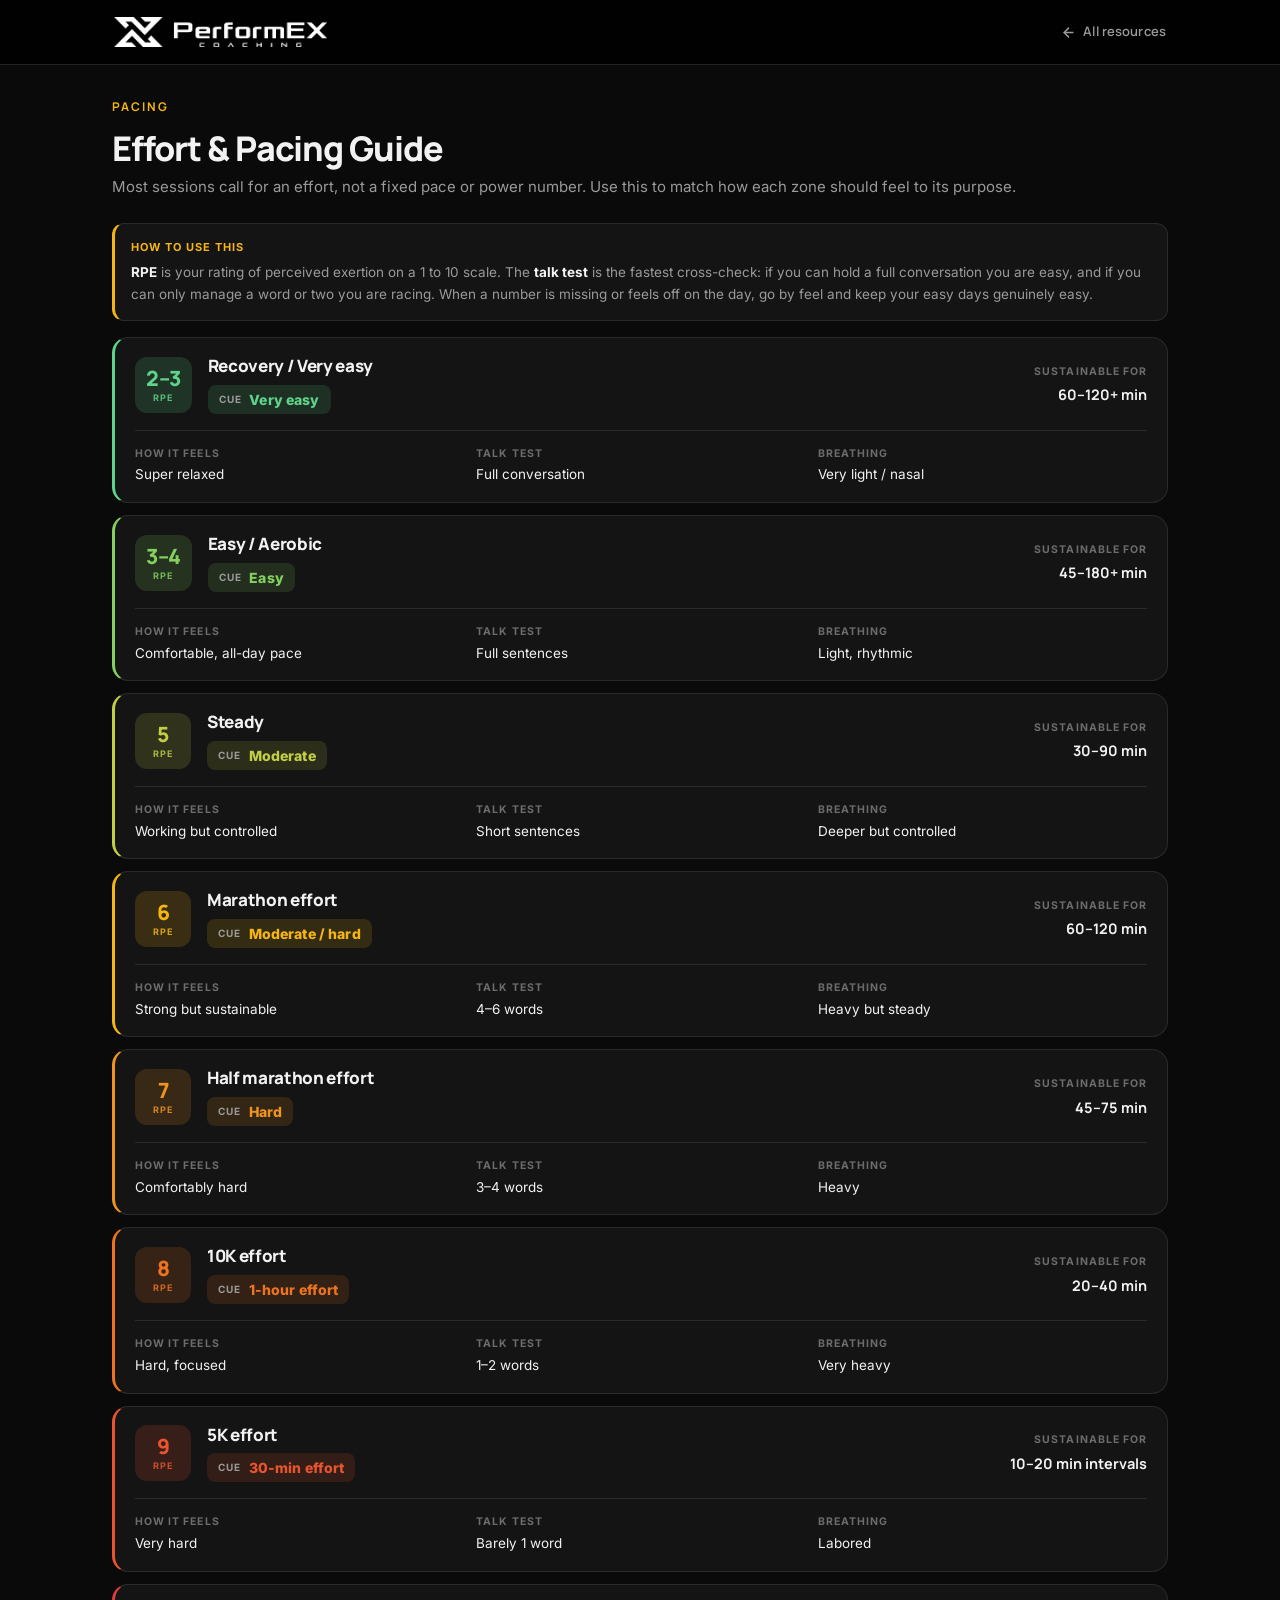
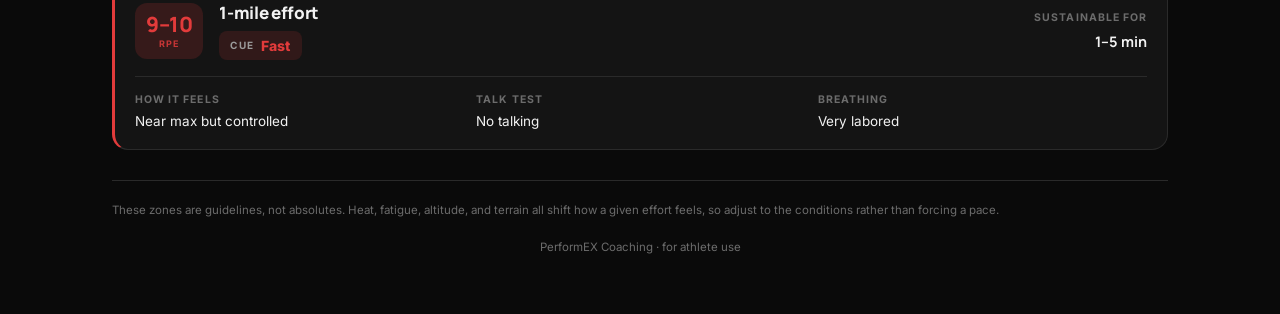
<file: effort-guide.html>
<!DOCTYPE html>
<html lang="en">
<head>
<meta charset="UTF-8">
<link rel="icon" type="image/x-icon" href="data:,">
<link rel="icon" type="image/png" sizes="32x32" href="favicon.png">
<link rel="icon" type="image/png" sizes="192x192" href="favicon.png">
<link rel="apple-touch-icon" href="favicon.png">
<meta name="viewport" content="width=device-width, initial-scale=1.0, viewport-fit=cover">
<meta name="theme-color" content="#0a0a0a">
<title>Effort & Pacing Guide - Performex Coaching</title>
<link rel="icon" type="image/png" href="favicon.png">
<link rel="preconnect" href="https://fonts.googleapis.com">
<link rel="preconnect" href="https://fonts.gstatic.com" crossorigin>
<link href="https://fonts.googleapis.com/css2?family=Manrope:wght@400;500;600;700;800&family=Inter:wght@400;500;600;700&display=swap" rel="stylesheet">
<link rel="stylesheet" href="resources.css?v=7">
</head>
<body>

<nav class="site-nav">
  <div class="site-nav-inner">
    <a href="index.html" class="site-nav-logo"><img src="header.png" alt="Performex Coaching"></a>
    <a href="resources.html" class="site-nav-back">
      <svg width="15" height="15" viewBox="0 0 24 24" fill="none" stroke="currentColor" stroke-width="2.4" stroke-linecap="round" stroke-linejoin="round"><line x1="19" y1="12" x2="5" y2="12"></line><polyline points="12 19 5 12 12 5"></polyline></svg>
      All resources
    </a>
  </div>
</nav>

<main class="wrap-wide">

  <span class="eyebrow">Pacing</span>
  <h1 class="tool-title">Effort & Pacing Guide</h1>
  <p class="tool-sub tool-sub-wide">Most sessions call for an effort, not a fixed pace or power number. Use this to match how each zone should feel to its purpose.</p>

  <div class="coach">
    <div class="tag">How to use this</div>
    <p><b>RPE</b> is your rating of perceived exertion on a 1 to 10 scale. The <b>talk test</b> is the fastest cross-check: if you can hold a full conversation you are easy, and if you can only manage a word or two you are racing. When a number is missing or feels off on the day, go by feel and keep your easy days genuinely easy.</p>
  </div>

  <section class="zone-list" id="zoneList"></section>

  <footer class="tool-foot">
    <p>These zones are guidelines, not absolutes. Heat, fatigue, altitude, and terrain all shift how a given effort feels, so adjust to the conditions rather than forcing a pace.</p>
    <p class="brandline">PerformEX Coaching · for athlete use</p>
  </footer>

</main>

<script>
  var ZONES = [
    { rpe:"2–3",  label:"Recovery / Very easy",   cue:"Very easy",        feel:"Super relaxed",          talk:"Full conversation", breath:"Very light / nasal",   dur:"60–120+ min",         accent:"#5fd38a" },
    { rpe:"3–4",  label:"Easy / Aerobic",         cue:"Easy",             feel:"Comfortable, all-day pace", talk:"Full sentences",  breath:"Light, rhythmic",      dur:"45–180+ min",         accent:"#83cf5f" },
    { rpe:"5",    label:"Steady",                 cue:"Moderate",         feel:"Working but controlled", talk:"Short sentences",   breath:"Deeper but controlled", dur:"30–90 min",          accent:"#c2cf45" },
    { rpe:"6",    label:"Marathon effort",        cue:"Moderate / hard",  feel:"Strong but sustainable", talk:"4–6 words",         breath:"Heavy but steady",     dur:"60–120 min",          accent:"#f5b614" },
    { rpe:"7",    label:"Half marathon effort",   cue:"Hard",             feel:"Comfortably hard",       talk:"3–4 words",         breath:"Heavy",                dur:"45–75 min",           accent:"#f0941f" },
    { rpe:"8",    label:"10K effort",             cue:"1-hour effort",    feel:"Hard, focused",          talk:"1–2 words",         breath:"Very heavy",           dur:"20–40 min",           accent:"#ec7320" },
    { rpe:"9",    label:"5K effort",              cue:"30-min effort",    feel:"Very hard",              talk:"Barely 1 word",     breath:"Labored",              dur:"10–20 min intervals", accent:"#e8542f" },
    { rpe:"9–10", label:"1-mile effort",          cue:"Fast",             feel:"Near max but controlled", talk:"No talking",       breath:"Very labored",         dur:"1–5 min",             accent:"#e23b3b" }
  ];

  var list = document.getElementById("zoneList");
  ZONES.forEach(function(z){
    var card = document.createElement("article");
    card.className = "zone-card";
    card.style.setProperty("--accent", z.accent);
    card.innerHTML =
      '<div class="zone-head">' +
        '<span class="zone-rpe"><span class="rpe-num">' + z.rpe + '</span><span class="rpe-lbl">RPE</span></span>' +
        '<div class="zone-titles">' +
          '<h2 class="zone-label">' + z.label + '</h2>' +
          '<span class="zone-cue">Cue <b>' + z.cue + '</b></span>' +
        '</div>' +
        '<div class="zone-dur"><span class="k">Sustainable for</span><b>' + z.dur + '</b></div>' +
      '</div>' +
      '<div class="zone-attrs">' +
        '<div><span class="k">How it feels</span><span class="v">' + z.feel + '</span></div>' +
        '<div><span class="k">Talk test</span><span class="v">' + z.talk + '</span></div>' +
        '<div><span class="k">Breathing</span><span class="v">' + z.breath + '</span></div>' +
      '</div>';
    list.appendChild(card);
  });
</script>
</body>
</html>
</file>
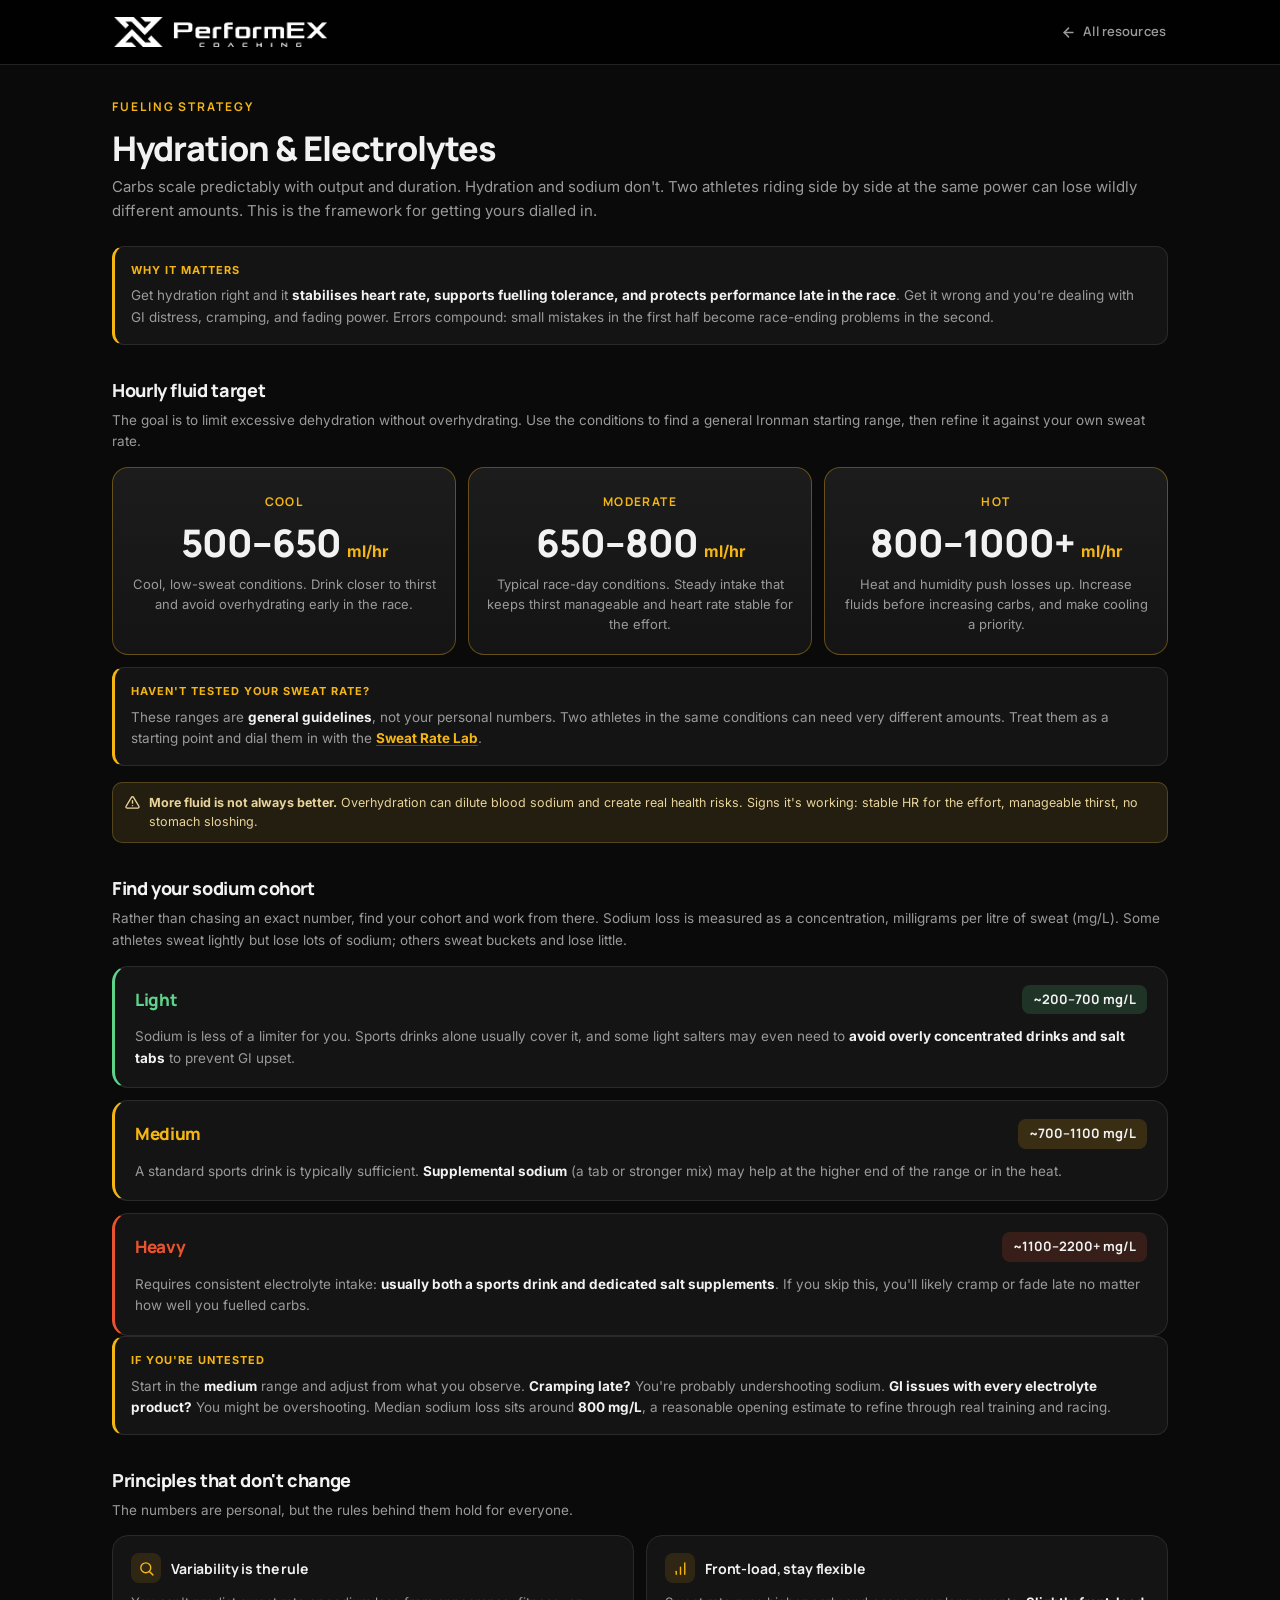
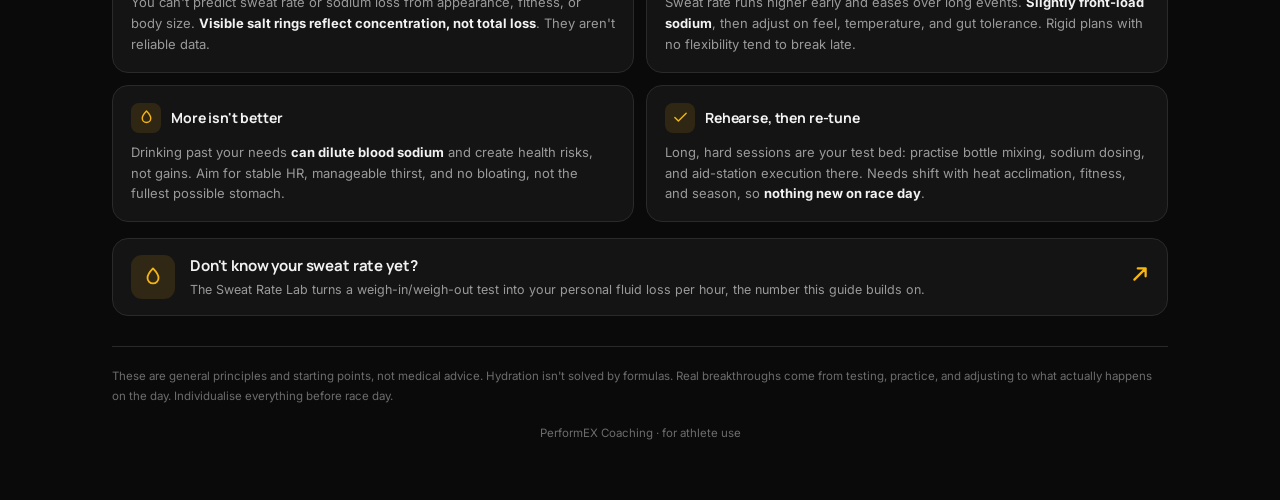
<file: hydration-guide.html>
<!DOCTYPE html>
<html lang="en">
<head>
<meta charset="UTF-8">
<link rel="icon" type="image/x-icon" href="data:,">
<link rel="icon" type="image/png" sizes="32x32" href="favicon.png">
<link rel="icon" type="image/png" sizes="192x192" href="favicon.png">
<link rel="apple-touch-icon" href="favicon.png">
<meta name="viewport" content="width=device-width, initial-scale=1.0, viewport-fit=cover">
<meta name="theme-color" content="#0a0a0a">
<title>Hydration & Electrolytes - Performex Coaching</title>
<link rel="icon" type="image/png" href="favicon.png">
<link rel="preconnect" href="https://fonts.googleapis.com">
<link rel="preconnect" href="https://fonts.gstatic.com" crossorigin>
<link href="https://fonts.googleapis.com/css2?family=Manrope:wght@400;500;600;700;800&family=Inter:wght@400;500;600;700&display=swap" rel="stylesheet">
<link rel="stylesheet" href="resources.css?v=7">
</head>
<body>

<nav class="site-nav">
  <div class="site-nav-inner">
    <a href="index.html" class="site-nav-logo"><img src="header.png" alt="Performex Coaching"></a>
    <a href="resources.html" class="site-nav-back">
      <svg width="15" height="15" viewBox="0 0 24 24" fill="none" stroke="currentColor" stroke-width="2.4" stroke-linecap="round" stroke-linejoin="round"><line x1="19" y1="12" x2="5" y2="12"></line><polyline points="12 19 5 12 12 5"></polyline></svg>
      All resources
    </a>
  </div>
</nav>

<main class="wrap-wide">

  <span class="eyebrow">Fueling Strategy</span>
  <h1 class="tool-title">Hydration & Electrolytes</h1>
  <p class="tool-sub tool-sub-wide">Carbs scale predictably with output and duration. Hydration and sodium don't. Two athletes riding side by side at the same power can lose wildly different amounts. This is the framework for getting yours dialled in.</p>

  <div class="coach">
    <div class="tag">Why it matters</div>
    <p>Get hydration right and it <b>stabilises heart rate, supports fuelling tolerance, and protects performance late in the race</b>. Get it wrong and you're dealing with GI distress, cramping, and fading power. Errors compound: small mistakes in the first half become race-ending problems in the second.</p>
  </div>

  <!-- ── HOURLY FLUID TARGET ─────────────────────────────── -->
  <h2 class="sec-h">Hourly fluid target</h2>
  <p class="sec-sub">The goal is to limit excessive dehydration without overhydrating. Use the conditions to find a general Ironman starting range, then refine it against your own sweat rate.</p>

  <div class="cond-grid">
    <div class="cond-box">
      <span class="cond-name">Cool</span>
      <div class="cond-val"><span class="num">500–650</span><span class="unit">ml/hr</span></div>
      <p class="cond-desc">Cool, low-sweat conditions. Drink closer to thirst and avoid overhydrating early in the race.</p>
    </div>
    <div class="cond-box">
      <span class="cond-name">Moderate</span>
      <div class="cond-val"><span class="num">650–800</span><span class="unit">ml/hr</span></div>
      <p class="cond-desc">Typical race-day conditions. Steady intake that keeps thirst manageable and heart rate stable for the effort.</p>
    </div>
    <div class="cond-box">
      <span class="cond-name">Hot</span>
      <div class="cond-val"><span class="num">800–1000+</span><span class="unit">ml/hr</span></div>
      <p class="cond-desc">Heat and humidity push losses up. Increase fluids before increasing carbs, and make cooling a priority.</p>
    </div>
  </div>

  <div class="coach">
    <div class="tag">Haven't tested your sweat rate?</div>
    <p>These ranges are <b>general guidelines</b>, not your personal numbers. Two athletes in the same conditions can need very different amounts. Treat them as a starting point and dial them in with the <a href="tool-sweat-rate.html" class="inline-link">Sweat Rate Lab</a>.</p>
  </div>

  <div class="caveat-inline">
    <svg width="15" height="15" viewBox="0 0 24 24" fill="none" stroke="currentColor" stroke-width="2.2" stroke-linecap="round" stroke-linejoin="round"><path d="M10.29 3.86 1.82 18a2 2 0 0 0 1.71 3h16.94a2 2 0 0 0 1.71-3L13.71 3.86a2 2 0 0 0-3.42 0z"></path><line x1="12" y1="9" x2="12" y2="13"></line><line x1="12" y1="17" x2="12.01" y2="17"></line></svg>
    <span><b>More fluid is not always better.</b> Overhydration can dilute blood sodium and create real health risks. Signs it's working: stable HR for the effort, manageable thirst, no stomach sloshing.</span>
  </div>

  <!-- ── SODIUM COHORT ───────────────────────────────────── -->
  <h2 class="sec-h">Find your sodium cohort</h2>
  <p class="sec-sub">Rather than chasing an exact number, find your cohort and work from there. Sodium loss is measured as a concentration, milligrams per litre of sweat (mg/L). Some athletes sweat lightly but lose lots of sodium; others sweat buckets and lose little.</p>

  <section class="cohort-list">
    <article class="cohort-card" style="--accent:#5fd38a">
      <div class="cohort-head"><span class="cohort-name">Light</span><span class="cohort-range">~200–700 mg/L</span></div>
      <p class="cohort-body">Sodium is less of a limiter for you. Sports drinks alone usually cover it, and some light salters may even need to <b>avoid overly concentrated drinks and salt tabs</b> to prevent GI upset.</p>
    </article>
    <article class="cohort-card" style="--accent:#f5b614">
      <div class="cohort-head"><span class="cohort-name">Medium</span><span class="cohort-range">~700–1100 mg/L</span></div>
      <p class="cohort-body">A standard sports drink is typically sufficient. <b>Supplemental sodium</b> (a tab or stronger mix) may help at the higher end of the range or in the heat.</p>
    </article>
    <article class="cohort-card" style="--accent:#e8542f">
      <div class="cohort-head"><span class="cohort-name">Heavy</span><span class="cohort-range">~1100–2200+ mg/L</span></div>
      <p class="cohort-body">Requires consistent electrolyte intake: <b>usually both a sports drink and dedicated salt supplements</b>. If you skip this, you'll likely cramp or fade late no matter how well you fuelled carbs.</p>
    </article>
  </section>

  <div class="coach">
    <div class="tag">If you're untested</div>
    <p>Start in the <b>medium</b> range and adjust from what you observe. <b>Cramping late?</b> You're probably undershooting sodium. <b>GI issues with every electrolyte product?</b> You might be overshooting. Median sodium loss sits around <b>800 mg/L</b>, a reasonable opening estimate to refine through real training and racing.</p>
  </div>

  <!-- ── PRINCIPLES ──────────────────────────────────────── -->
  <h2 class="sec-h">Principles that don't change</h2>
  <p class="sec-sub">The numbers are personal, but the rules behind them hold for everyone.</p>

  <div class="fact-grid">
    <div class="fact">
      <h3><span class="ico"><svg viewBox="0 0 24 24" fill="none" stroke="currentColor" stroke-width="2" stroke-linecap="round" stroke-linejoin="round"><circle cx="11" cy="11" r="7"></circle><line x1="21" y1="21" x2="16.5" y2="16.5"></line></svg></span>Variability is the rule</h3>
      <p>You can't predict sweat rate or sodium loss from appearance, fitness, or body size. <b>Visible salt rings reflect concentration, not total loss</b>. They aren't reliable data.</p>
    </div>
    <div class="fact">
      <h3><span class="ico"><svg viewBox="0 0 24 24" fill="none" stroke="currentColor" stroke-width="2" stroke-linecap="round" stroke-linejoin="round"><line x1="12" y1="20" x2="12" y2="10"></line><line x1="18" y1="20" x2="18" y2="4"></line><line x1="6" y1="20" x2="6" y2="16"></line></svg></span>Front-load, stay flexible</h3>
      <p>Sweat rate runs higher early and eases over long events. <b>Slightly front-load sodium</b>, then adjust on feel, temperature, and gut tolerance. Rigid plans with no flexibility tend to break late.</p>
    </div>
    <div class="fact">
      <h3><span class="ico"><svg viewBox="0 0 24 24" fill="none" stroke="currentColor" stroke-width="2" stroke-linecap="round" stroke-linejoin="round"><path d="M12 2.7s6 6.2 6 10.3a6 6 0 0 1-12 0c0-4.1 6-10.3 6-10.3z"></path></svg></span>More isn't better</h3>
      <p>Drinking past your needs <b>can dilute blood sodium</b> and create health risks, not gains. Aim for stable HR, manageable thirst, and no bloating, not the fullest possible stomach.</p>
    </div>
    <div class="fact">
      <h3><span class="ico"><svg viewBox="0 0 24 24" fill="none" stroke="currentColor" stroke-width="2" stroke-linecap="round" stroke-linejoin="round"><polyline points="20 6 9 17 4 12"></polyline></svg></span>Rehearse, then re-tune</h3>
      <p>Long, hard sessions are your test bed: practise bottle mixing, sodium dosing, and aid-station execution there. Needs shift with heat acclimation, fitness, and season, so <b>nothing new on race day</b>.</p>
    </div>
  </div>

  <!-- ── CROSSLINK ───────────────────────────────────────── -->
  <a href="tool-sweat-rate.html" class="crosslink">
    <span class="cl-ico"><svg width="22" height="22" viewBox="0 0 24 24" fill="none" stroke="currentColor" stroke-width="2" stroke-linecap="round" stroke-linejoin="round"><path d="M12 2.7s6 6.2 6 10.3a6 6 0 0 1-12 0c0-4.1 6-10.3 6-10.3z"></path></svg></span>
    <span class="cl-txt">
      <h3>Don't know your sweat rate yet?</h3>
      <p>The Sweat Rate Lab turns a weigh-in/weigh-out test into your personal fluid loss per hour, the number this guide builds on.</p>
    </span>
    <span class="cl-go"><svg width="18" height="18" viewBox="0 0 16 16" fill="none"><path d="M3 13 13 3M13 3H6M13 3v7" stroke="currentColor" stroke-width="2" stroke-linecap="round" stroke-linejoin="round"></path></svg></span>
  </a>

  <footer class="tool-foot">
    <p>These are general principles and starting points, not medical advice. Hydration isn't solved by formulas. Real breakthroughs come from testing, practice, and adjusting to what actually happens on the day. Individualise everything before race day.</p>
    <p class="brandline">PerformEX Coaching · for athlete use</p>
  </footer>

</main>

</body>
</html>
</file>
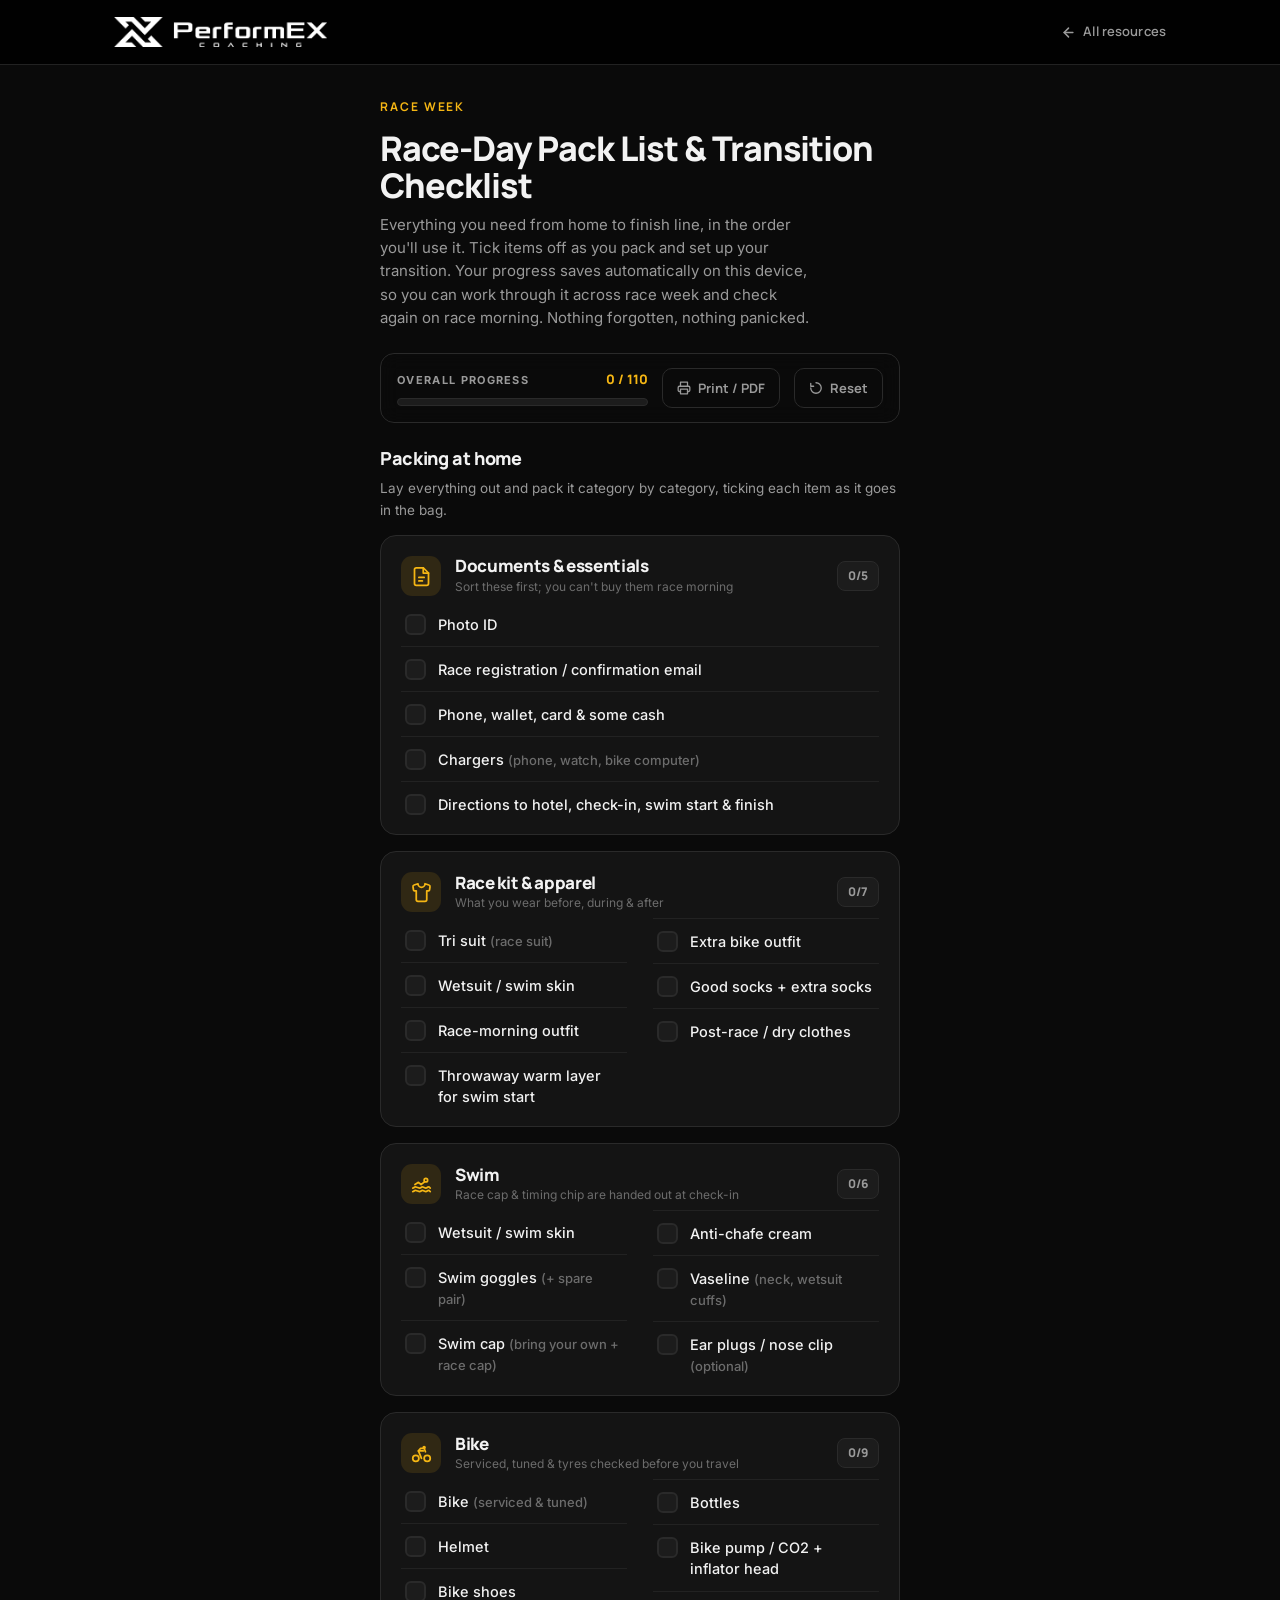
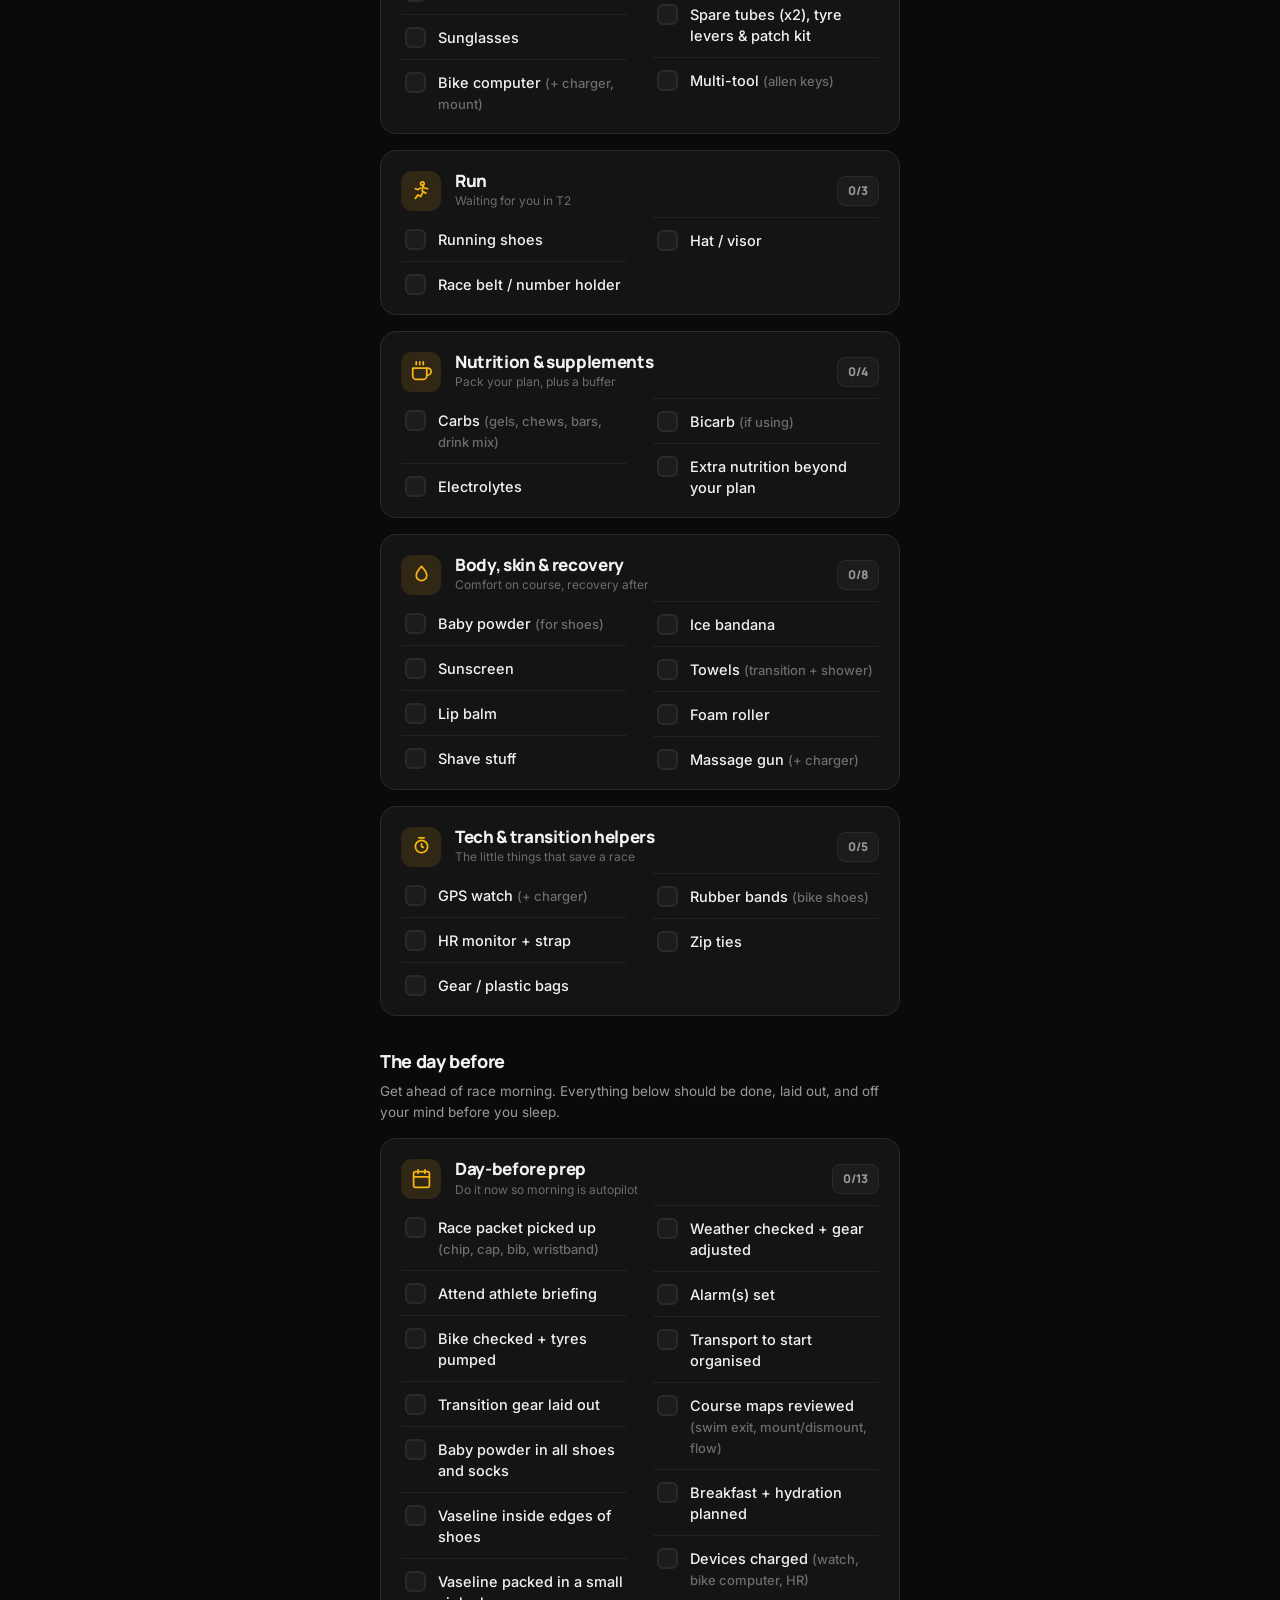
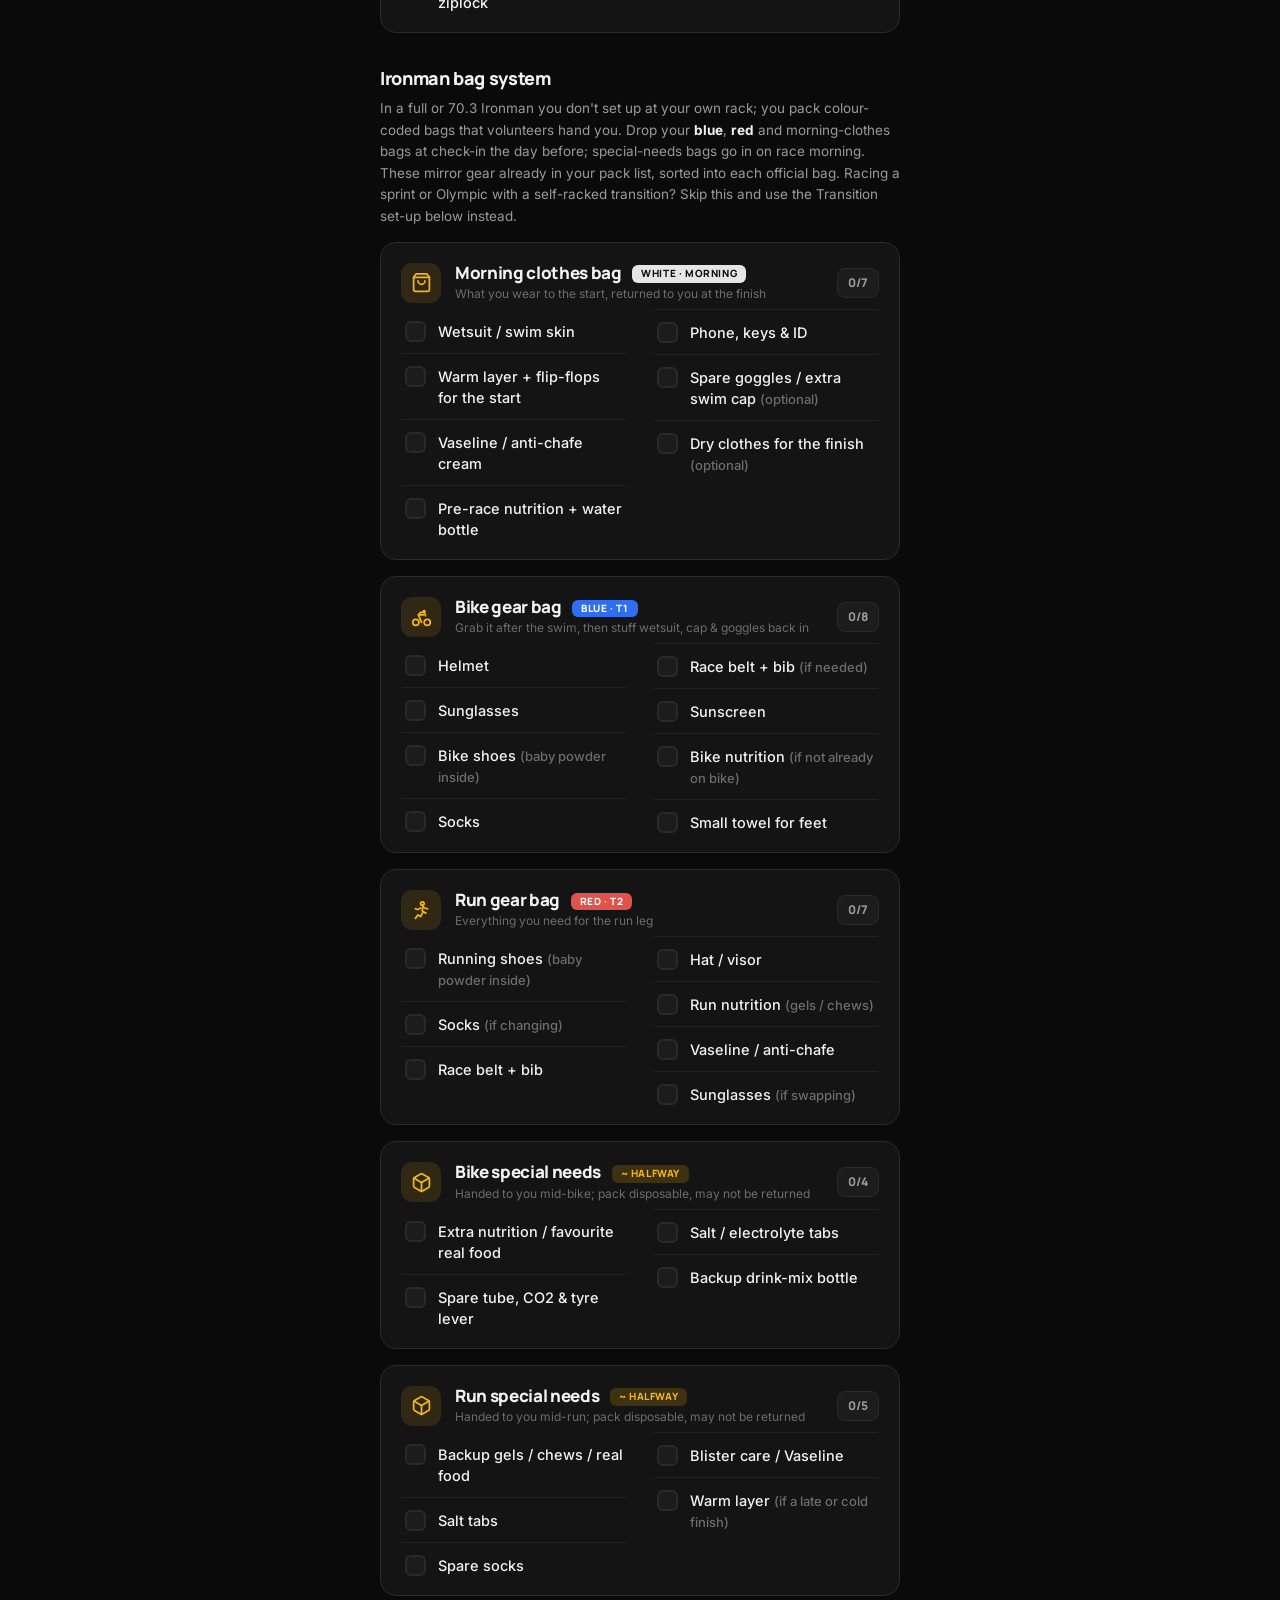
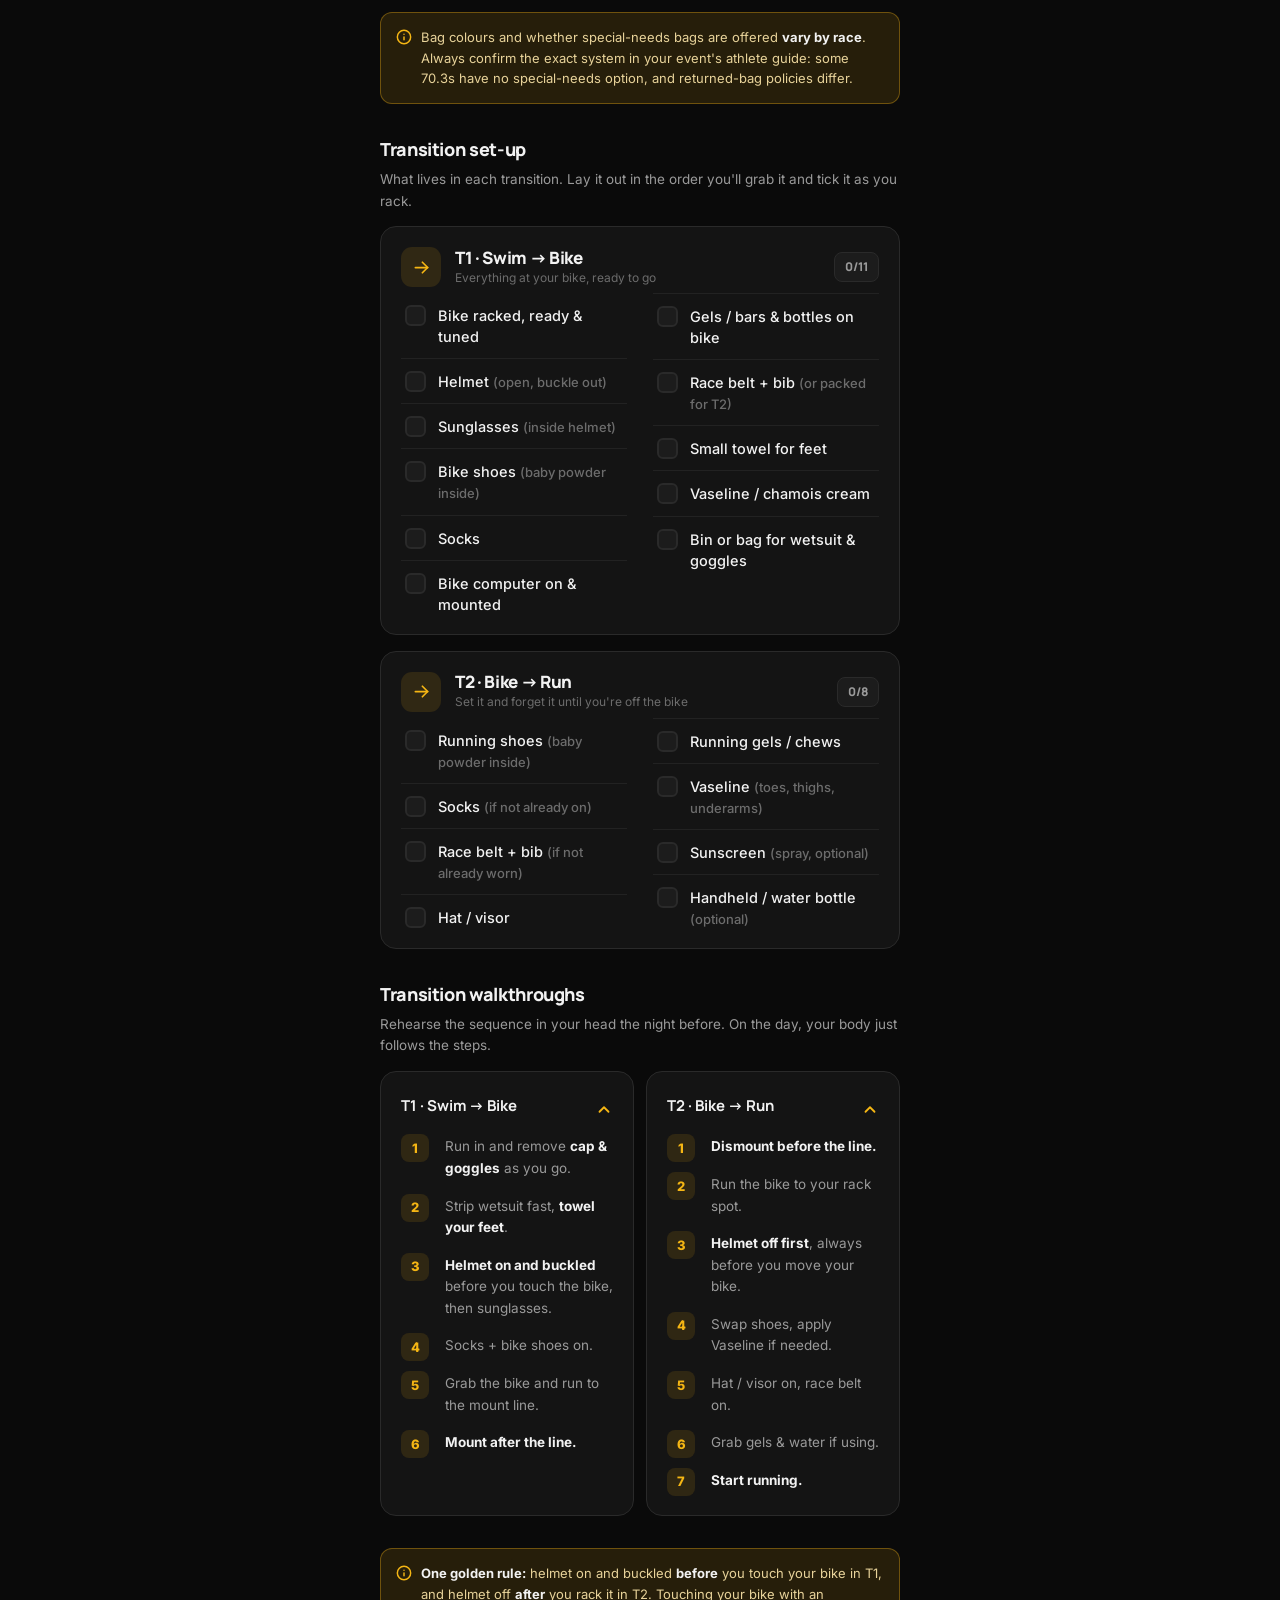
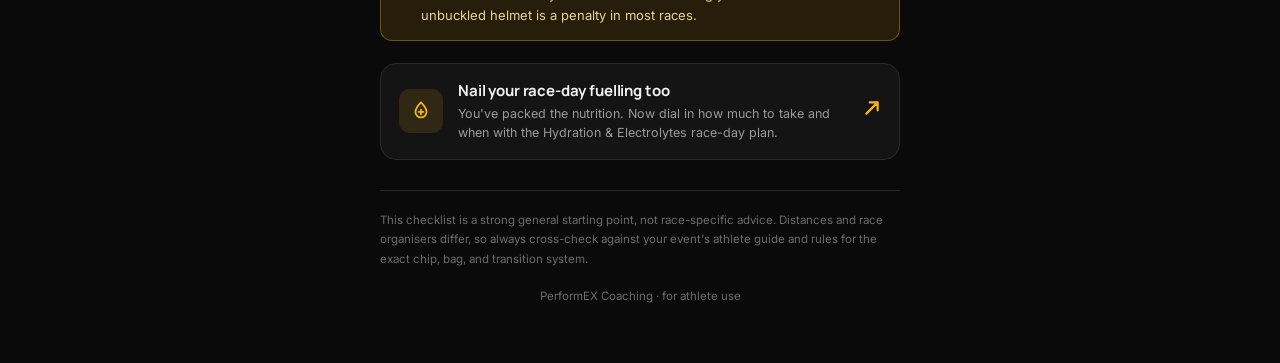
<file: race-day-checklist.html>
<!DOCTYPE html>
<html lang="en">
<head>
<meta charset="UTF-8">
<link rel="icon" type="image/x-icon" href="data:,">
<link rel="icon" type="image/png" sizes="32x32" href="favicon.png">
<link rel="icon" type="image/png" sizes="192x192" href="favicon.png">
<link rel="apple-touch-icon" href="favicon.png">
<meta name="viewport" content="width=device-width, initial-scale=1.0, viewport-fit=cover">
<meta name="theme-color" content="#0a0a0a">
<title>Race-Day Pack List & Transition Checklist - Performex Coaching</title>
<link rel="icon" type="image/png" href="favicon.png">
<link rel="preconnect" href="https://fonts.googleapis.com">
<link rel="preconnect" href="https://fonts.gstatic.com" crossorigin>
<link href="https://fonts.googleapis.com/css2?family=Manrope:wght@400;500;600;700;800&family=Inter:wght@400;500;600;700&display=swap" rel="stylesheet">
<link rel="stylesheet" href="resources.css?v=7">
<style>
  /* ─── CHECKLIST TOOL ─────────────────────────────────────── */
  .ck-toolbar{
    position:sticky;top:64px;z-index:40;
    display:flex;align-items:center;gap:14px;flex-wrap:wrap;
    background:rgba(10,10,10,.9);backdrop-filter:saturate(160%) blur(10px);
    -webkit-backdrop-filter:saturate(160%) blur(10px);
    border:1px solid var(--border);border-radius:14px;
    padding:14px 16px;margin:4px 0 22px;
  }
  .ck-prog{flex:1 1 220px;min-width:180px;}
  .ck-prog-top{display:flex;align-items:baseline;justify-content:space-between;gap:10px;margin-bottom:8px;}
  .ck-prog-lbl{font-size:11px;font-weight:700;letter-spacing:.12em;text-transform:uppercase;color:var(--muted);}
  .ck-prog-count{font-family:var(--font-main);font-size:13px;font-weight:800;color:var(--gold);}
  .ck-bar{height:8px;border-radius:5px;background:var(--surface-2);overflow:hidden;border:1px solid var(--border);}
  .ck-bar-fill{height:100%;width:0;background:linear-gradient(90deg,var(--gold-dark),var(--gold));transition:width .4s var(--ease-out);border-radius:5px;}
  .ck-done-msg{display:none;align-items:center;gap:8px;font-family:var(--font-main);font-size:13px;font-weight:800;color:var(--gold);white-space:nowrap;}
  .ck-done-msg svg{flex:0 0 auto;}
  .ck-toolbar.complete .ck-done-msg{display:inline-flex;}

  .ck-cat{
    background:var(--surface);border:1px solid var(--border);
    border-radius:var(--radius);padding:20px 20px 8px;margin-bottom:16px;
    scroll-margin-top:150px;
  }
  .ck-cat-head{display:flex;align-items:center;gap:14px;margin-bottom:6px;flex-wrap:wrap;}
  .ck-cat-ico{
    width:40px;height:40px;border-radius:11px;background:var(--gold-soft);color:var(--gold);
    display:flex;align-items:center;justify-content:center;flex:0 0 auto;
  }
  .ck-cat-ico svg{width:21px;height:21px;}
  .ck-cat-titles{flex:1;min-width:0;}
  .ck-cat-title{font-family:var(--font-main);font-size:17px;font-weight:800;letter-spacing:-.02em;line-height:1.15;}
  .ck-cat-sub{font-size:12px;color:var(--muted-2);margin-top:2px;}
  .ck-cat-count{
    font-family:var(--font-main);font-size:12px;font-weight:800;color:var(--muted);
    background:var(--surface-2);border:1px solid var(--border);border-radius:8px;
    padding:5px 10px;white-space:nowrap;flex:0 0 auto;transition:color .2s,border-color .2s;
  }
  .ck-cat.done .ck-cat-count{color:var(--gold);border-color:var(--gold-line);}
  .ck-cat.done .ck-cat-ico{background:var(--gold);color:var(--black);}

  .ck-list{margin-top:6px;}
  .ck-list.cols{columns:2;column-gap:26px;}
  @media(max-width:600px){.ck-list.cols{columns:1;}}
  .ck{
    display:flex;align-items:flex-start;gap:12px;cursor:pointer;margin-bottom:0;
    padding:11px 4px;border-top:1px solid var(--border-soft);
    break-inside:avoid;-webkit-tap-highlight-color:transparent;user-select:none;
    text-transform:none;letter-spacing:normal;
  }
  .ck:first-child{border-top:none;}
  .ck input{position:absolute;opacity:0;width:0;height:0;}
  .ck-box{
    flex:0 0 auto;width:21px;height:21px;border-radius:6px;margin-top:1px;
    border:2px solid var(--border);background:var(--surface-2);
    display:flex;align-items:center;justify-content:center;transition:background .15s,border-color .15s;
  }
  .ck-box svg{width:13px;height:13px;stroke:var(--black);stroke-width:3.4;opacity:0;transform:scale(.5);transition:opacity .15s,transform .15s;}
  .ck:hover .ck-box{border-color:var(--gold-line);}
  .ck input:focus-visible + .ck-box{box-shadow:0 0 0 3px var(--gold-soft);border-color:var(--gold);}
  .ck input:checked + .ck-box{background:var(--gold);border-color:var(--gold);}
  .ck input:checked + .ck-box svg{opacity:1;transform:scale(1);}
  .ck-txt{font-size:14.5px;font-weight:500;color:var(--text);line-height:1.45;transition:color .15s;padding-top:1px;text-transform:none;letter-spacing:normal;}
  .ck-txt em{font-style:normal;color:var(--muted-2);font-size:13px;}
  .ck input:checked ~ .ck-txt{color:var(--muted-2);text-decoration:line-through;text-decoration-color:var(--muted-2);}
  .ck-txt .flag{
    display:inline-block;font-size:9.5px;font-weight:800;letter-spacing:.08em;text-transform:uppercase;
    color:var(--gold);background:var(--gold-soft);border-radius:5px;padding:1px 6px;margin-left:7px;vertical-align:middle;
    text-decoration:none;
  }

  .ck-reset{
    display:inline-flex;align-items:center;gap:7px;font-family:var(--font-main);
    font-size:13px;font-weight:700;color:var(--muted);background:transparent;
    border:1px solid var(--border);border-radius:10px;padding:10px 14px;cursor:pointer;
    transition:border-color .15s,color .15s;flex:0 0 auto;
  }
  .ck-reset:hover{border-color:var(--danger);color:var(--danger);}
  .ck-reset svg{flex:0 0 auto;}

  .flag-note{
    display:flex;gap:9px;align-items:flex-start;
    background:var(--gold-soft);border:1px solid var(--gold-line);border-radius:12px;
    padding:14px 15px;margin:6px 0 22px;font-size:13px;color:#e8d39a;line-height:1.6;
  }
  .flag-note svg{flex:0 0 auto;margin-top:2px;color:var(--gold);}
  .flag-note b{color:var(--text);}
  .flag-note .pill{display:inline-block;font-size:9.5px;font-weight:800;letter-spacing:.08em;text-transform:uppercase;color:var(--gold);background:rgba(245,182,20,.16);border-radius:5px;padding:1px 6px;}

  .print-hint{font-size:12px;color:var(--muted-2);margin:-8px 0 0;}

  .ck-print{
    display:inline-flex;align-items:center;gap:7px;font-family:var(--font-main);
    font-size:13px;font-weight:700;color:var(--muted);background:transparent;
    border:1px solid var(--border);border-radius:10px;padding:10px 14px;cursor:pointer;
    transition:border-color .15s,color .15s;flex:0 0 auto;
  }
  .ck-print:hover{border-color:var(--gold-line);color:var(--gold);}
  .ck-print svg{flex:0 0 auto;}

  .bag-chip{
    display:inline-block;font-size:10px;font-weight:800;letter-spacing:.06em;text-transform:uppercase;
    padding:3px 9px;border-radius:6px;margin-left:8px;vertical-align:middle;white-space:nowrap;
  }

  /* ─── PRINT ──────────────────────────────────────────────── */
  @media print{
    @page{margin:14mm;}
    html,body{background:#fff !important;color:#000 !important;-webkit-print-color-adjust:exact;print-color-adjust:exact;}
    .site-nav,.ck-toolbar,.crosslink,.print-hint{display:none !important;}
    .wrap{max-width:none;padding:0;}
    .eyebrow,h1.tool-title,.sec-h{color:#000 !important;}
    .sec-h{margin-top:18px;break-after:avoid;}
    .tool-sub,.sec-sub,.ck-cat-sub,.ck-txt em{color:#333 !important;}
    .ck-cat{background:#fff !important;border:1px solid #999 !important;box-shadow:none;break-inside:avoid;padding:12px 14px 4px;}
    .ck-cat-head{break-after:avoid;}
    .ck-cat-ico{background:#eee !important;color:#000 !important;}
    .ck-cat-title,.ck-txt,.ck-txt b{color:#000 !important;}
    .ck-cat-count{background:#fff !important;border-color:#999 !important;color:#000 !important;}
    .ck{border-top-color:#ddd !important;padding:6px 2px;break-inside:avoid;}
    .ck-box{border:1.5px solid #000 !important;background:#fff !important;}
    .ck input:checked + .ck-box{background:#fff !important;}
    .ck input:checked + .ck-box svg{stroke:#000 !important;opacity:1;transform:scale(1);}
    .ck input:checked ~ .ck-txt{color:#000 !important;text-decoration:none;}
    .ck-txt .flag{background:#eee !important;color:#000 !important;}
    .bag-chip{border:1px solid #000;background:#fff !important;color:#000 !important;}
    .flag-note{background:#f4f4f4 !important;border-color:#999 !important;color:#000 !important;}
    .flag-note svg,.flag-note b{color:#000 !important;}
    .two-col{display:block;}
    .two-col>*{margin-bottom:12px;}
    details.proto,.proto.card{background:#fff !important;border:1px solid #999 !important;break-inside:avoid;}
    .proto summary{color:#000 !important;}
    .proto summary .chev{display:none;}
    .proto ol li,.proto ol li b{color:#000 !important;}
    .proto ol li::before{background:#eee !important;color:#000 !important;}
    .tool-foot{border-top:1px solid #999;}
    .tool-foot p,.tool-foot .brandline{color:#333 !important;}
  }
</style>
</head>
<body>

<nav class="site-nav">
  <div class="site-nav-inner">
    <a href="index.html" class="site-nav-logo"><img src="header.png" alt="Performex Coaching"></a>
    <a href="resources.html" class="site-nav-back">
      <svg width="15" height="15" viewBox="0 0 24 24" fill="none" stroke="currentColor" stroke-width="2.4" stroke-linecap="round" stroke-linejoin="round"><line x1="19" y1="12" x2="5" y2="12"></line><polyline points="12 19 5 12 12 5"></polyline></svg>
      All resources
    </a>
  </div>
</nav>

<main class="wrap">

  <span class="eyebrow">Race Week</span>
  <h1 class="tool-title">Race-Day Pack List & Transition Checklist</h1>
  <p class="tool-sub">Everything you need from home to finish line, in the order you'll use it. Tick items off as you pack and set up your transition. Your progress saves automatically on this device, so you can work through it across race week and check again on race morning. Nothing forgotten, nothing panicked.</p>

  <!-- ── PROGRESS TOOLBAR ────────────────────────────────── -->
  <div class="ck-toolbar" id="toolbar">
    <div class="ck-prog">
      <div class="ck-prog-top">
        <span class="ck-prog-lbl">Overall progress</span>
        <span class="ck-prog-count" id="progCount">0 / 0</span>
      </div>
      <div class="ck-bar"><div class="ck-bar-fill" id="progFill"></div></div>
    </div>
    <span class="ck-done-msg">
      <svg width="16" height="16" viewBox="0 0 24 24" fill="none" stroke="currentColor" stroke-width="2.6" stroke-linecap="round" stroke-linejoin="round"><polyline points="20 6 9 17 4 12"></polyline></svg>
      All packed. Go race.
    </span>
    <button class="ck-print" id="printBtn" type="button">
      <svg width="14" height="14" viewBox="0 0 24 24" fill="none" stroke="currentColor" stroke-width="2.2" stroke-linecap="round" stroke-linejoin="round"><polyline points="6 9 6 2 18 2 18 9"></polyline><path d="M6 18H4a2 2 0 0 1-2-2v-5a2 2 0 0 1 2-2h16a2 2 0 0 1 2 2v5a2 2 0 0 1-2 2h-2"></path><rect x="6" y="14" width="12" height="8"></rect></svg>
      Print / PDF
    </button>
    <button class="ck-reset" id="resetBtn" type="button">
      <svg width="14" height="14" viewBox="0 0 24 24" fill="none" stroke="currentColor" stroke-width="2.2" stroke-linecap="round" stroke-linejoin="round"><path d="M3 12a9 9 0 1 0 9-9"></path><polyline points="3 4 3 9 8 9"></polyline></svg>
      Reset
    </button>
  </div>

  <!-- ══ PACK LIST ══════════════════════════════════════════ -->
  <h2 class="sec-h" style="margin-top:8px;">Packing at home</h2>
  <p class="sec-sub">Lay everything out and pack it category by category, ticking each item as it goes in the bag.</p>

  <!-- Documents & essentials -->
  <div class="ck-cat" id="cat-docs">
    <div class="ck-cat-head">
      <span class="ck-cat-ico" aria-hidden="true"><svg viewBox="0 0 24 24" fill="none" stroke="currentColor" stroke-width="2" stroke-linecap="round" stroke-linejoin="round"><path d="M14 2H6a2 2 0 0 0-2 2v16a2 2 0 0 0 2 2h12a2 2 0 0 0 2-2V8z"></path><polyline points="14 2 14 8 20 8"></polyline><line x1="9" y1="13" x2="15" y2="13"></line><line x1="9" y1="17" x2="13" y2="17"></line></svg></span>
      <div class="ck-cat-titles">
        <div class="ck-cat-title">Documents & essentials</div>
        <div class="ck-cat-sub">Sort these first; you can't buy them race morning</div>
      </div>
      <span class="ck-cat-count" data-count>0/0</span>
    </div>
    <div class="ck-list">
      <label class="ck"><input type="checkbox"><span class="ck-box"><svg viewBox="0 0 24 24" fill="none"><polyline points="20 6 9 17 4 12"></polyline></svg></span><span class="ck-txt">Photo ID</span></label>
      <label class="ck"><input type="checkbox"><span class="ck-box"><svg viewBox="0 0 24 24" fill="none"><polyline points="20 6 9 17 4 12"></polyline></svg></span><span class="ck-txt">Race registration / confirmation email</span></label>
      <label class="ck"><input type="checkbox"><span class="ck-box"><svg viewBox="0 0 24 24" fill="none"><polyline points="20 6 9 17 4 12"></polyline></svg></span><span class="ck-txt">Phone, wallet, card & some cash</span></label>
      <label class="ck"><input type="checkbox"><span class="ck-box"><svg viewBox="0 0 24 24" fill="none"><polyline points="20 6 9 17 4 12"></polyline></svg></span><span class="ck-txt">Chargers <em>(phone, watch, bike computer)</em></span></label>
      <label class="ck"><input type="checkbox"><span class="ck-box"><svg viewBox="0 0 24 24" fill="none"><polyline points="20 6 9 17 4 12"></polyline></svg></span><span class="ck-txt">Directions to hotel, check-in, swim start & finish</span></label>
    </div>
  </div>

  <!-- Race kit & apparel -->
  <div class="ck-cat" id="cat-apparel">
    <div class="ck-cat-head">
      <span class="ck-cat-ico" aria-hidden="true"><svg viewBox="0 0 24 24" fill="none" stroke="currentColor" stroke-width="2" stroke-linecap="round" stroke-linejoin="round"><path d="M20.38 3.46 16 2a4 4 0 0 1-8 0L3.62 3.46a2 2 0 0 0-1.34 2.23l.58 3.47a1 1 0 0 0 .99.84H6v10a2 2 0 0 0 2 2h8a2 2 0 0 0 2-2V10h2.15a1 1 0 0 0 .99-.84l.58-3.47a2 2 0 0 0-1.34-2.23z"></path></svg></span>
      <div class="ck-cat-titles">
        <div class="ck-cat-title">Race kit & apparel</div>
        <div class="ck-cat-sub">What you wear before, during & after</div>
      </div>
      <span class="ck-cat-count" data-count>0/0</span>
    </div>
    <div class="ck-list cols">
      <label class="ck"><input type="checkbox"><span class="ck-box"><svg viewBox="0 0 24 24" fill="none"><polyline points="20 6 9 17 4 12"></polyline></svg></span><span class="ck-txt">Tri suit <em>(race suit)</em></span></label>
      <label class="ck"><input type="checkbox"><span class="ck-box"><svg viewBox="0 0 24 24" fill="none"><polyline points="20 6 9 17 4 12"></polyline></svg></span><span class="ck-txt">Wetsuit / swim skin</span></label>
      <label class="ck"><input type="checkbox"><span class="ck-box"><svg viewBox="0 0 24 24" fill="none"><polyline points="20 6 9 17 4 12"></polyline></svg></span><span class="ck-txt">Race-morning outfit</span></label>
      <label class="ck"><input type="checkbox"><span class="ck-box"><svg viewBox="0 0 24 24" fill="none"><polyline points="20 6 9 17 4 12"></polyline></svg></span><span class="ck-txt">Throwaway warm layer for swim start</span></label>
      <label class="ck"><input type="checkbox"><span class="ck-box"><svg viewBox="0 0 24 24" fill="none"><polyline points="20 6 9 17 4 12"></polyline></svg></span><span class="ck-txt">Extra bike outfit</span></label>
      <label class="ck"><input type="checkbox"><span class="ck-box"><svg viewBox="0 0 24 24" fill="none"><polyline points="20 6 9 17 4 12"></polyline></svg></span><span class="ck-txt">Good socks + extra socks</span></label>
      <label class="ck"><input type="checkbox"><span class="ck-box"><svg viewBox="0 0 24 24" fill="none"><polyline points="20 6 9 17 4 12"></polyline></svg></span><span class="ck-txt">Post-race / dry clothes</span></label>
    </div>
  </div>

  <!-- Swim -->
  <div class="ck-cat" id="cat-swim">
    <div class="ck-cat-head">
      <span class="ck-cat-ico" aria-hidden="true"><svg viewBox="0 0 24 24" fill="none" stroke="currentColor" stroke-width="2" stroke-linecap="round" stroke-linejoin="round"><path d="M2 16c1.5 0 1.5-1.2 3-1.2S8.5 16 10 16s1.5-1.2 3-1.2S15.5 16 17 16s1.5-1.2 3-1.2S21.5 16 22 16"></path><path d="M2 20c1.5 0 1.5-1.2 3-1.2S8.5 20 10 20s1.5-1.2 3-1.2S15.5 20 17 20s1.5-1.2 3-1.2S21.5 20 22 20"></path><circle cx="17" cy="7" r="2"></circle><path d="m4.5 12 4-2.5 3 2.5 4-3"></path></svg></span>
      <div class="ck-cat-titles">
        <div class="ck-cat-title">Swim</div>
        <div class="ck-cat-sub">Race cap & timing chip are handed out at check-in</div>
      </div>
      <span class="ck-cat-count" data-count>0/0</span>
    </div>
    <div class="ck-list cols">
      <label class="ck"><input type="checkbox"><span class="ck-box"><svg viewBox="0 0 24 24" fill="none"><polyline points="20 6 9 17 4 12"></polyline></svg></span><span class="ck-txt">Wetsuit / swim skin</span></label>
      <label class="ck"><input type="checkbox"><span class="ck-box"><svg viewBox="0 0 24 24" fill="none"><polyline points="20 6 9 17 4 12"></polyline></svg></span><span class="ck-txt">Swim goggles <em>(+ spare pair)</em></span></label>
      <label class="ck"><input type="checkbox"><span class="ck-box"><svg viewBox="0 0 24 24" fill="none"><polyline points="20 6 9 17 4 12"></polyline></svg></span><span class="ck-txt">Swim cap <em>(bring your own + race cap)</em></span></label>
      <label class="ck"><input type="checkbox"><span class="ck-box"><svg viewBox="0 0 24 24" fill="none"><polyline points="20 6 9 17 4 12"></polyline></svg></span><span class="ck-txt">Anti-chafe cream</span></label>
      <label class="ck"><input type="checkbox"><span class="ck-box"><svg viewBox="0 0 24 24" fill="none"><polyline points="20 6 9 17 4 12"></polyline></svg></span><span class="ck-txt">Vaseline <em>(neck, wetsuit cuffs)</em></span></label>
      <label class="ck"><input type="checkbox"><span class="ck-box"><svg viewBox="0 0 24 24" fill="none"><polyline points="20 6 9 17 4 12"></polyline></svg></span><span class="ck-txt">Ear plugs / nose clip <em>(optional)</em></span></label>
    </div>
  </div>

  <!-- Bike -->
  <div class="ck-cat" id="cat-bike">
    <div class="ck-cat-head">
      <span class="ck-cat-ico" aria-hidden="true"><svg viewBox="0 0 24 24" fill="none" stroke="currentColor" stroke-width="2" stroke-linecap="round" stroke-linejoin="round"><circle cx="5.5" cy="17.5" r="3.5"></circle><circle cx="18.5" cy="17.5" r="3.5"></circle><path d="M15 6a1 1 0 1 0 0-2 1 1 0 0 0 0 2z"></path><path d="M12 17.5 8.5 9l2.5-3h4l1.5 4"></path><path d="M8.5 9H14"></path></svg></span>
      <div class="ck-cat-titles">
        <div class="ck-cat-title">Bike</div>
        <div class="ck-cat-sub">Serviced, tuned & tyres checked before you travel</div>
      </div>
      <span class="ck-cat-count" data-count>0/0</span>
    </div>
    <div class="ck-list cols">
      <label class="ck"><input type="checkbox"><span class="ck-box"><svg viewBox="0 0 24 24" fill="none"><polyline points="20 6 9 17 4 12"></polyline></svg></span><span class="ck-txt">Bike <em>(serviced & tuned)</em></span></label>
      <label class="ck"><input type="checkbox"><span class="ck-box"><svg viewBox="0 0 24 24" fill="none"><polyline points="20 6 9 17 4 12"></polyline></svg></span><span class="ck-txt">Helmet</span></label>
      <label class="ck"><input type="checkbox"><span class="ck-box"><svg viewBox="0 0 24 24" fill="none"><polyline points="20 6 9 17 4 12"></polyline></svg></span><span class="ck-txt">Bike shoes</span></label>
      <label class="ck"><input type="checkbox"><span class="ck-box"><svg viewBox="0 0 24 24" fill="none"><polyline points="20 6 9 17 4 12"></polyline></svg></span><span class="ck-txt">Sunglasses</span></label>
      <label class="ck"><input type="checkbox"><span class="ck-box"><svg viewBox="0 0 24 24" fill="none"><polyline points="20 6 9 17 4 12"></polyline></svg></span><span class="ck-txt">Bike computer <em>(+ charger, mount)</em></span></label>
      <label class="ck"><input type="checkbox"><span class="ck-box"><svg viewBox="0 0 24 24" fill="none"><polyline points="20 6 9 17 4 12"></polyline></svg></span><span class="ck-txt">Bottles</span></label>
      <label class="ck"><input type="checkbox"><span class="ck-box"><svg viewBox="0 0 24 24" fill="none"><polyline points="20 6 9 17 4 12"></polyline></svg></span><span class="ck-txt">Bike pump / CO2 + inflator head</span></label>
      <label class="ck"><input type="checkbox"><span class="ck-box"><svg viewBox="0 0 24 24" fill="none"><polyline points="20 6 9 17 4 12"></polyline></svg></span><span class="ck-txt">Spare tubes (x2), tyre levers & patch kit</span></label>
      <label class="ck"><input type="checkbox"><span class="ck-box"><svg viewBox="0 0 24 24" fill="none"><polyline points="20 6 9 17 4 12"></polyline></svg></span><span class="ck-txt">Multi-tool <em>(allen keys)</em></span></label>
    </div>
  </div>

  <!-- Run -->
  <div class="ck-cat" id="cat-run">
    <div class="ck-cat-head">
      <span class="ck-cat-ico" aria-hidden="true"><svg viewBox="0 0 24 24" fill="none" stroke="currentColor" stroke-width="2" stroke-linecap="round" stroke-linejoin="round"><circle cx="13" cy="4" r="2"></circle><path d="m5 21 3-4 3 2 2-4"></path><path d="M11 9 8 11l-3-1"></path><path d="m13 6 2 3 4 1"></path><path d="M13 9v4l4 2"></path></svg></span>
      <div class="ck-cat-titles">
        <div class="ck-cat-title">Run</div>
        <div class="ck-cat-sub">Waiting for you in T2</div>
      </div>
      <span class="ck-cat-count" data-count>0/0</span>
    </div>
    <div class="ck-list cols">
      <label class="ck"><input type="checkbox"><span class="ck-box"><svg viewBox="0 0 24 24" fill="none"><polyline points="20 6 9 17 4 12"></polyline></svg></span><span class="ck-txt">Running shoes</span></label>
      <label class="ck"><input type="checkbox"><span class="ck-box"><svg viewBox="0 0 24 24" fill="none"><polyline points="20 6 9 17 4 12"></polyline></svg></span><span class="ck-txt">Race belt / number holder</span></label>
      <label class="ck"><input type="checkbox"><span class="ck-box"><svg viewBox="0 0 24 24" fill="none"><polyline points="20 6 9 17 4 12"></polyline></svg></span><span class="ck-txt">Hat / visor</span></label>
    </div>
  </div>

  <!-- Nutrition -->
  <div class="ck-cat" id="cat-fuel">
    <div class="ck-cat-head">
      <span class="ck-cat-ico" aria-hidden="true"><svg viewBox="0 0 24 24" fill="none" stroke="currentColor" stroke-width="2" stroke-linecap="round" stroke-linejoin="round"><path d="M18 8h1a4 4 0 0 1 0 8h-1"></path><path d="M2 8h16v9a4 4 0 0 1-4 4H6a4 4 0 0 1-4-4V8z"></path><line x1="6" y1="1" x2="6" y2="4"></line><line x1="10" y1="1" x2="10" y2="4"></line><line x1="14" y1="1" x2="14" y2="4"></line></svg></span>
      <div class="ck-cat-titles">
        <div class="ck-cat-title">Nutrition & supplements</div>
        <div class="ck-cat-sub">Pack your plan, plus a buffer</div>
      </div>
      <span class="ck-cat-count" data-count>0/0</span>
    </div>
    <div class="ck-list cols">
      <label class="ck"><input type="checkbox"><span class="ck-box"><svg viewBox="0 0 24 24" fill="none"><polyline points="20 6 9 17 4 12"></polyline></svg></span><span class="ck-txt">Carbs <em>(gels, chews, bars, drink mix)</em></span></label>
      <label class="ck"><input type="checkbox"><span class="ck-box"><svg viewBox="0 0 24 24" fill="none"><polyline points="20 6 9 17 4 12"></polyline></svg></span><span class="ck-txt">Electrolytes</span></label>
      <label class="ck"><input type="checkbox"><span class="ck-box"><svg viewBox="0 0 24 24" fill="none"><polyline points="20 6 9 17 4 12"></polyline></svg></span><span class="ck-txt">Bicarb <em>(if using)</em></span></label>
      <label class="ck"><input type="checkbox"><span class="ck-box"><svg viewBox="0 0 24 24" fill="none"><polyline points="20 6 9 17 4 12"></polyline></svg></span><span class="ck-txt">Extra nutrition beyond your plan</span></label>
    </div>
  </div>

  <!-- Body, skin & recovery -->
  <div class="ck-cat" id="cat-body">
    <div class="ck-cat-head">
      <span class="ck-cat-ico" aria-hidden="true"><svg viewBox="0 0 24 24" fill="none" stroke="currentColor" stroke-width="2" stroke-linecap="round" stroke-linejoin="round"><path d="M12 2.7s6 6.2 6 10.3a6 6 0 0 1-12 0c0-4.1 6-10.3 6-10.3z"></path></svg></span>
      <div class="ck-cat-titles">
        <div class="ck-cat-title">Body, skin & recovery</div>
        <div class="ck-cat-sub">Comfort on course, recovery after</div>
      </div>
      <span class="ck-cat-count" data-count>0/0</span>
    </div>
    <div class="ck-list cols">
      <label class="ck"><input type="checkbox"><span class="ck-box"><svg viewBox="0 0 24 24" fill="none"><polyline points="20 6 9 17 4 12"></polyline></svg></span><span class="ck-txt">Baby powder <em>(for shoes)</em></span></label>
      <label class="ck"><input type="checkbox"><span class="ck-box"><svg viewBox="0 0 24 24" fill="none"><polyline points="20 6 9 17 4 12"></polyline></svg></span><span class="ck-txt">Sunscreen</span></label>
      <label class="ck"><input type="checkbox"><span class="ck-box"><svg viewBox="0 0 24 24" fill="none"><polyline points="20 6 9 17 4 12"></polyline></svg></span><span class="ck-txt">Lip balm</span></label>
      <label class="ck"><input type="checkbox"><span class="ck-box"><svg viewBox="0 0 24 24" fill="none"><polyline points="20 6 9 17 4 12"></polyline></svg></span><span class="ck-txt">Shave stuff</span></label>
      <label class="ck"><input type="checkbox"><span class="ck-box"><svg viewBox="0 0 24 24" fill="none"><polyline points="20 6 9 17 4 12"></polyline></svg></span><span class="ck-txt">Ice bandana</span></label>
      <label class="ck"><input type="checkbox"><span class="ck-box"><svg viewBox="0 0 24 24" fill="none"><polyline points="20 6 9 17 4 12"></polyline></svg></span><span class="ck-txt">Towels <em>(transition + shower)</em></span></label>
      <label class="ck"><input type="checkbox"><span class="ck-box"><svg viewBox="0 0 24 24" fill="none"><polyline points="20 6 9 17 4 12"></polyline></svg></span><span class="ck-txt">Foam roller</span></label>
      <label class="ck"><input type="checkbox"><span class="ck-box"><svg viewBox="0 0 24 24" fill="none"><polyline points="20 6 9 17 4 12"></polyline></svg></span><span class="ck-txt">Massage gun <em>(+ charger)</em></span></label>
    </div>
  </div>

  <!-- Tech & transition helpers -->
  <div class="ck-cat" id="cat-tech">
    <div class="ck-cat-head">
      <span class="ck-cat-ico" aria-hidden="true"><svg viewBox="0 0 24 24" fill="none" stroke="currentColor" stroke-width="2" stroke-linecap="round" stroke-linejoin="round"><circle cx="12" cy="12" r="7"></circle><polyline points="12 9 12 12 14 13"></polyline><line x1="9" y1="2" x2="15" y2="2"></line></svg></span>
      <div class="ck-cat-titles">
        <div class="ck-cat-title">Tech & transition helpers</div>
        <div class="ck-cat-sub">The little things that save a race</div>
      </div>
      <span class="ck-cat-count" data-count>0/0</span>
    </div>
    <div class="ck-list cols">
      <label class="ck"><input type="checkbox"><span class="ck-box"><svg viewBox="0 0 24 24" fill="none"><polyline points="20 6 9 17 4 12"></polyline></svg></span><span class="ck-txt">GPS watch <em>(+ charger)</em></span></label>
      <label class="ck"><input type="checkbox"><span class="ck-box"><svg viewBox="0 0 24 24" fill="none"><polyline points="20 6 9 17 4 12"></polyline></svg></span><span class="ck-txt">HR monitor + strap</span></label>
      <label class="ck"><input type="checkbox"><span class="ck-box"><svg viewBox="0 0 24 24" fill="none"><polyline points="20 6 9 17 4 12"></polyline></svg></span><span class="ck-txt">Gear / plastic bags</span></label>
      <label class="ck"><input type="checkbox"><span class="ck-box"><svg viewBox="0 0 24 24" fill="none"><polyline points="20 6 9 17 4 12"></polyline></svg></span><span class="ck-txt">Rubber bands <em>(bike shoes)</em></span></label>
      <label class="ck"><input type="checkbox"><span class="ck-box"><svg viewBox="0 0 24 24" fill="none"><polyline points="20 6 9 17 4 12"></polyline></svg></span><span class="ck-txt">Zip ties</span></label>
    </div>
  </div>

  <!-- ══ DAY BEFORE ═════════════════════════════════════════ -->
  <h2 class="sec-h">The day before</h2>
  <p class="sec-sub">Get ahead of race morning. Everything below should be done, laid out, and off your mind before you sleep.</p>

  <div class="ck-cat" id="cat-daybefore">
    <div class="ck-cat-head">
      <span class="ck-cat-ico" aria-hidden="true"><svg viewBox="0 0 24 24" fill="none" stroke="currentColor" stroke-width="2" stroke-linecap="round" stroke-linejoin="round"><rect x="3" y="4" width="18" height="18" rx="2"></rect><line x1="16" y1="2" x2="16" y2="6"></line><line x1="8" y1="2" x2="8" y2="6"></line><line x1="3" y1="10" x2="21" y2="10"></line></svg></span>
      <div class="ck-cat-titles">
        <div class="ck-cat-title">Day-before prep</div>
        <div class="ck-cat-sub">Do it now so morning is autopilot</div>
      </div>
      <span class="ck-cat-count" data-count>0/0</span>
    </div>
    <div class="ck-list cols">
      <label class="ck"><input type="checkbox"><span class="ck-box"><svg viewBox="0 0 24 24" fill="none"><polyline points="20 6 9 17 4 12"></polyline></svg></span><span class="ck-txt">Race packet picked up <em>(chip, cap, bib, wristband)</em></span></label>
      <label class="ck"><input type="checkbox"><span class="ck-box"><svg viewBox="0 0 24 24" fill="none"><polyline points="20 6 9 17 4 12"></polyline></svg></span><span class="ck-txt">Attend athlete briefing</span></label>
      <label class="ck"><input type="checkbox"><span class="ck-box"><svg viewBox="0 0 24 24" fill="none"><polyline points="20 6 9 17 4 12"></polyline></svg></span><span class="ck-txt">Bike checked + tyres pumped</span></label>
      <label class="ck"><input type="checkbox"><span class="ck-box"><svg viewBox="0 0 24 24" fill="none"><polyline points="20 6 9 17 4 12"></polyline></svg></span><span class="ck-txt">Transition gear laid out</span></label>
      <label class="ck"><input type="checkbox"><span class="ck-box"><svg viewBox="0 0 24 24" fill="none"><polyline points="20 6 9 17 4 12"></polyline></svg></span><span class="ck-txt">Baby powder in all shoes and socks</span></label>
      <label class="ck"><input type="checkbox"><span class="ck-box"><svg viewBox="0 0 24 24" fill="none"><polyline points="20 6 9 17 4 12"></polyline></svg></span><span class="ck-txt">Vaseline inside edges of shoes</span></label>
      <label class="ck"><input type="checkbox"><span class="ck-box"><svg viewBox="0 0 24 24" fill="none"><polyline points="20 6 9 17 4 12"></polyline></svg></span><span class="ck-txt">Vaseline packed in a small ziplock</span></label>
      <label class="ck"><input type="checkbox"><span class="ck-box"><svg viewBox="0 0 24 24" fill="none"><polyline points="20 6 9 17 4 12"></polyline></svg></span><span class="ck-txt">Weather checked + gear adjusted</span></label>
      <label class="ck"><input type="checkbox"><span class="ck-box"><svg viewBox="0 0 24 24" fill="none"><polyline points="20 6 9 17 4 12"></polyline></svg></span><span class="ck-txt">Alarm(s) set</span></label>
      <label class="ck"><input type="checkbox"><span class="ck-box"><svg viewBox="0 0 24 24" fill="none"><polyline points="20 6 9 17 4 12"></polyline></svg></span><span class="ck-txt">Transport to start organised</span></label>
      <label class="ck"><input type="checkbox"><span class="ck-box"><svg viewBox="0 0 24 24" fill="none"><polyline points="20 6 9 17 4 12"></polyline></svg></span><span class="ck-txt">Course maps reviewed <em>(swim exit, mount/dismount, flow)</em></span></label>
      <label class="ck"><input type="checkbox"><span class="ck-box"><svg viewBox="0 0 24 24" fill="none"><polyline points="20 6 9 17 4 12"></polyline></svg></span><span class="ck-txt">Breakfast + hydration planned</span></label>
      <label class="ck"><input type="checkbox"><span class="ck-box"><svg viewBox="0 0 24 24" fill="none"><polyline points="20 6 9 17 4 12"></polyline></svg></span><span class="ck-txt">Devices charged <em>(watch, bike computer, HR)</em></span></label>
    </div>
  </div>

  <!-- ══ IRONMAN BAG SYSTEM ═════════════════════════════════ -->
  <h2 class="sec-h">Ironman bag system</h2>
  <p class="sec-sub">In a full or 70.3 Ironman you don't set up at your own rack; you pack colour-coded bags that volunteers hand you. Drop your <b style="color:var(--text);">blue</b>, <b style="color:var(--text);">red</b> and morning-clothes bags at check-in the day before; special-needs bags go in on race morning. These mirror gear already in your pack list, sorted into each official bag. Racing a sprint or Olympic with a self-racked transition? Skip this and use the Transition set-up below instead.</p>

  <!-- Morning clothes bag -->
  <div class="ck-cat" id="cat-bag-morning">
    <div class="ck-cat-head">
      <span class="ck-cat-ico" aria-hidden="true"><svg viewBox="0 0 24 24" fill="none" stroke="currentColor" stroke-width="2" stroke-linecap="round" stroke-linejoin="round"><path d="M6 2 3 6v14a2 2 0 0 0 2 2h14a2 2 0 0 0 2-2V6l-3-4z"></path><line x1="3" y1="6" x2="21" y2="6"></line><path d="M16 10a4 4 0 0 1-8 0"></path></svg></span>
      <div class="ck-cat-titles">
        <div class="ck-cat-title">Morning clothes bag <span class="bag-chip" style="background:#e6e6e6;color:#111;">White · morning</span></div>
        <div class="ck-cat-sub">What you wear to the start, returned to you at the finish</div>
      </div>
      <span class="ck-cat-count" data-count>0/0</span>
    </div>
    <div class="ck-list cols">
      <label class="ck"><input type="checkbox"><span class="ck-box"><svg viewBox="0 0 24 24" fill="none"><polyline points="20 6 9 17 4 12"></polyline></svg></span><span class="ck-txt">Wetsuit / swim skin</span></label>
      <label class="ck"><input type="checkbox"><span class="ck-box"><svg viewBox="0 0 24 24" fill="none"><polyline points="20 6 9 17 4 12"></polyline></svg></span><span class="ck-txt">Warm layer + flip-flops for the start</span></label>
      <label class="ck"><input type="checkbox"><span class="ck-box"><svg viewBox="0 0 24 24" fill="none"><polyline points="20 6 9 17 4 12"></polyline></svg></span><span class="ck-txt">Vaseline / anti-chafe cream</span></label>
      <label class="ck"><input type="checkbox"><span class="ck-box"><svg viewBox="0 0 24 24" fill="none"><polyline points="20 6 9 17 4 12"></polyline></svg></span><span class="ck-txt">Pre-race nutrition + water bottle</span></label>
      <label class="ck"><input type="checkbox"><span class="ck-box"><svg viewBox="0 0 24 24" fill="none"><polyline points="20 6 9 17 4 12"></polyline></svg></span><span class="ck-txt">Phone, keys & ID</span></label>
      <label class="ck"><input type="checkbox"><span class="ck-box"><svg viewBox="0 0 24 24" fill="none"><polyline points="20 6 9 17 4 12"></polyline></svg></span><span class="ck-txt">Spare goggles / extra swim cap <em>(optional)</em></span></label>
      <label class="ck"><input type="checkbox"><span class="ck-box"><svg viewBox="0 0 24 24" fill="none"><polyline points="20 6 9 17 4 12"></polyline></svg></span><span class="ck-txt">Dry clothes for the finish <em>(optional)</em></span></label>
    </div>
  </div>

  <!-- Bike gear bag (blue / T1) -->
  <div class="ck-cat" id="cat-bag-blue">
    <div class="ck-cat-head">
      <span class="ck-cat-ico" aria-hidden="true"><svg viewBox="0 0 24 24" fill="none" stroke="currentColor" stroke-width="2" stroke-linecap="round" stroke-linejoin="round"><circle cx="5.5" cy="17.5" r="3.5"></circle><circle cx="18.5" cy="17.5" r="3.5"></circle><path d="M15 6a1 1 0 1 0 0-2 1 1 0 0 0 0 2z"></path><path d="M12 17.5 8.5 9l2.5-3h4l1.5 4"></path><path d="M8.5 9H14"></path></svg></span>
      <div class="ck-cat-titles">
        <div class="ck-cat-title">Bike gear bag <span class="bag-chip" style="background:#2f6fed;color:#fff;">Blue · T1</span></div>
        <div class="ck-cat-sub">Grab it after the swim, then stuff wetsuit, cap & goggles back in</div>
      </div>
      <span class="ck-cat-count" data-count>0/0</span>
    </div>
    <div class="ck-list cols">
      <label class="ck"><input type="checkbox"><span class="ck-box"><svg viewBox="0 0 24 24" fill="none"><polyline points="20 6 9 17 4 12"></polyline></svg></span><span class="ck-txt">Helmet</span></label>
      <label class="ck"><input type="checkbox"><span class="ck-box"><svg viewBox="0 0 24 24" fill="none"><polyline points="20 6 9 17 4 12"></polyline></svg></span><span class="ck-txt">Sunglasses</span></label>
      <label class="ck"><input type="checkbox"><span class="ck-box"><svg viewBox="0 0 24 24" fill="none"><polyline points="20 6 9 17 4 12"></polyline></svg></span><span class="ck-txt">Bike shoes <em>(baby powder inside)</em></span></label>
      <label class="ck"><input type="checkbox"><span class="ck-box"><svg viewBox="0 0 24 24" fill="none"><polyline points="20 6 9 17 4 12"></polyline></svg></span><span class="ck-txt">Socks</span></label>
      <label class="ck"><input type="checkbox"><span class="ck-box"><svg viewBox="0 0 24 24" fill="none"><polyline points="20 6 9 17 4 12"></polyline></svg></span><span class="ck-txt">Race belt + bib <em>(if needed)</em></span></label>
      <label class="ck"><input type="checkbox"><span class="ck-box"><svg viewBox="0 0 24 24" fill="none"><polyline points="20 6 9 17 4 12"></polyline></svg></span><span class="ck-txt">Sunscreen</span></label>
      <label class="ck"><input type="checkbox"><span class="ck-box"><svg viewBox="0 0 24 24" fill="none"><polyline points="20 6 9 17 4 12"></polyline></svg></span><span class="ck-txt">Bike nutrition <em>(if not already on bike)</em></span></label>
      <label class="ck"><input type="checkbox"><span class="ck-box"><svg viewBox="0 0 24 24" fill="none"><polyline points="20 6 9 17 4 12"></polyline></svg></span><span class="ck-txt">Small towel for feet</span></label>
    </div>
  </div>

  <!-- Run gear bag (red / T2) -->
  <div class="ck-cat" id="cat-bag-red">
    <div class="ck-cat-head">
      <span class="ck-cat-ico" aria-hidden="true"><svg viewBox="0 0 24 24" fill="none" stroke="currentColor" stroke-width="2" stroke-linecap="round" stroke-linejoin="round"><circle cx="13" cy="4" r="2"></circle><path d="m5 21 3-4 3 2 2-4"></path><path d="M11 9 8 11l-3-1"></path><path d="m13 6 2 3 4 1"></path><path d="M13 9v4l4 2"></path></svg></span>
      <div class="ck-cat-titles">
        <div class="ck-cat-title">Run gear bag <span class="bag-chip" style="background:#e0524a;color:#fff;">Red · T2</span></div>
        <div class="ck-cat-sub">Everything you need for the run leg</div>
      </div>
      <span class="ck-cat-count" data-count>0/0</span>
    </div>
    <div class="ck-list cols">
      <label class="ck"><input type="checkbox"><span class="ck-box"><svg viewBox="0 0 24 24" fill="none"><polyline points="20 6 9 17 4 12"></polyline></svg></span><span class="ck-txt">Running shoes <em>(baby powder inside)</em></span></label>
      <label class="ck"><input type="checkbox"><span class="ck-box"><svg viewBox="0 0 24 24" fill="none"><polyline points="20 6 9 17 4 12"></polyline></svg></span><span class="ck-txt">Socks <em>(if changing)</em></span></label>
      <label class="ck"><input type="checkbox"><span class="ck-box"><svg viewBox="0 0 24 24" fill="none"><polyline points="20 6 9 17 4 12"></polyline></svg></span><span class="ck-txt">Race belt + bib</span></label>
      <label class="ck"><input type="checkbox"><span class="ck-box"><svg viewBox="0 0 24 24" fill="none"><polyline points="20 6 9 17 4 12"></polyline></svg></span><span class="ck-txt">Hat / visor</span></label>
      <label class="ck"><input type="checkbox"><span class="ck-box"><svg viewBox="0 0 24 24" fill="none"><polyline points="20 6 9 17 4 12"></polyline></svg></span><span class="ck-txt">Run nutrition <em>(gels / chews)</em></span></label>
      <label class="ck"><input type="checkbox"><span class="ck-box"><svg viewBox="0 0 24 24" fill="none"><polyline points="20 6 9 17 4 12"></polyline></svg></span><span class="ck-txt">Vaseline / anti-chafe</span></label>
      <label class="ck"><input type="checkbox"><span class="ck-box"><svg viewBox="0 0 24 24" fill="none"><polyline points="20 6 9 17 4 12"></polyline></svg></span><span class="ck-txt">Sunglasses <em>(if swapping)</em></span></label>
    </div>
  </div>

  <!-- Special needs -->
  <div class="ck-cat" id="cat-bag-sn-bike">
    <div class="ck-cat-head">
      <span class="ck-cat-ico" aria-hidden="true"><svg viewBox="0 0 24 24" fill="none" stroke="currentColor" stroke-width="2" stroke-linecap="round" stroke-linejoin="round"><path d="M21 16V8a2 2 0 0 0-1-1.73l-7-4a2 2 0 0 0-2 0l-7 4A2 2 0 0 0 3 8v8a2 2 0 0 0 1 1.73l7 4a2 2 0 0 0 2 0l7-4A2 2 0 0 0 21 16z"></path><polyline points="3.27 6.96 12 12.01 20.73 6.96"></polyline><line x1="12" y1="22.08" x2="12" y2="12"></line></svg></span>
      <div class="ck-cat-titles">
        <div class="ck-cat-title">Bike special needs <span class="bag-chip" style="background:rgba(245,182,20,.18);color:#f5b614;">~ halfway</span></div>
        <div class="ck-cat-sub">Handed to you mid-bike; pack disposable, may not be returned</div>
      </div>
      <span class="ck-cat-count" data-count>0/0</span>
    </div>
    <div class="ck-list cols">
      <label class="ck"><input type="checkbox"><span class="ck-box"><svg viewBox="0 0 24 24" fill="none"><polyline points="20 6 9 17 4 12"></polyline></svg></span><span class="ck-txt">Extra nutrition / favourite real food</span></label>
      <label class="ck"><input type="checkbox"><span class="ck-box"><svg viewBox="0 0 24 24" fill="none"><polyline points="20 6 9 17 4 12"></polyline></svg></span><span class="ck-txt">Spare tube, CO2 & tyre lever</span></label>
      <label class="ck"><input type="checkbox"><span class="ck-box"><svg viewBox="0 0 24 24" fill="none"><polyline points="20 6 9 17 4 12"></polyline></svg></span><span class="ck-txt">Salt / electrolyte tabs</span></label>
      <label class="ck"><input type="checkbox"><span class="ck-box"><svg viewBox="0 0 24 24" fill="none"><polyline points="20 6 9 17 4 12"></polyline></svg></span><span class="ck-txt">Backup drink-mix bottle</span></label>
    </div>
  </div>

  <div class="ck-cat" id="cat-bag-sn-run">
    <div class="ck-cat-head">
      <span class="ck-cat-ico" aria-hidden="true"><svg viewBox="0 0 24 24" fill="none" stroke="currentColor" stroke-width="2" stroke-linecap="round" stroke-linejoin="round"><path d="M21 16V8a2 2 0 0 0-1-1.73l-7-4a2 2 0 0 0-2 0l-7 4A2 2 0 0 0 3 8v8a2 2 0 0 0 1 1.73l7 4a2 2 0 0 0 2 0l7-4A2 2 0 0 0 21 16z"></path><polyline points="3.27 6.96 12 12.01 20.73 6.96"></polyline><line x1="12" y1="22.08" x2="12" y2="12"></line></svg></span>
      <div class="ck-cat-titles">
        <div class="ck-cat-title">Run special needs <span class="bag-chip" style="background:rgba(245,182,20,.18);color:#f5b614;">~ halfway</span></div>
        <div class="ck-cat-sub">Handed to you mid-run; pack disposable, may not be returned</div>
      </div>
      <span class="ck-cat-count" data-count>0/0</span>
    </div>
    <div class="ck-list cols">
      <label class="ck"><input type="checkbox"><span class="ck-box"><svg viewBox="0 0 24 24" fill="none"><polyline points="20 6 9 17 4 12"></polyline></svg></span><span class="ck-txt">Backup gels / chews / real food</span></label>
      <label class="ck"><input type="checkbox"><span class="ck-box"><svg viewBox="0 0 24 24" fill="none"><polyline points="20 6 9 17 4 12"></polyline></svg></span><span class="ck-txt">Salt tabs</span></label>
      <label class="ck"><input type="checkbox"><span class="ck-box"><svg viewBox="0 0 24 24" fill="none"><polyline points="20 6 9 17 4 12"></polyline></svg></span><span class="ck-txt">Spare socks</span></label>
      <label class="ck"><input type="checkbox"><span class="ck-box"><svg viewBox="0 0 24 24" fill="none"><polyline points="20 6 9 17 4 12"></polyline></svg></span><span class="ck-txt">Blister care / Vaseline</span></label>
      <label class="ck"><input type="checkbox"><span class="ck-box"><svg viewBox="0 0 24 24" fill="none"><polyline points="20 6 9 17 4 12"></polyline></svg></span><span class="ck-txt">Warm layer <em>(if a late or cold finish)</em></span></label>
    </div>
  </div>

  <div class="flag-note">
    <svg width="16" height="16" viewBox="0 0 24 24" fill="none" stroke="currentColor" stroke-width="2.2" stroke-linecap="round" stroke-linejoin="round"><circle cx="12" cy="12" r="10"></circle><line x1="12" y1="16" x2="12" y2="12"></line><line x1="12" y1="8" x2="12.01" y2="8"></line></svg>
    <span>Bag colours and whether special-needs bags are offered <b>vary by race</b>. Always confirm the exact system in your event's athlete guide: some 70.3s have no special-needs option, and returned-bag policies differ.</span>
  </div>

  <!-- ══ TRANSITION SET-UP ══════════════════════════════════ -->
  <h2 class="sec-h">Transition set-up</h2>
  <p class="sec-sub">What lives in each transition. Lay it out in the order you'll grab it and tick it as you rack.</p>

  <!-- T1 -->
  <div class="ck-cat" id="cat-t1">
    <div class="ck-cat-head">
      <span class="ck-cat-ico" aria-hidden="true"><svg viewBox="0 0 24 24" fill="none" stroke="currentColor" stroke-width="2" stroke-linecap="round" stroke-linejoin="round"><path d="M5 12h14"></path><path d="m13 6 6 6-6 6"></path></svg></span>
      <div class="ck-cat-titles">
        <div class="ck-cat-title">T1 · Swim → Bike</div>
        <div class="ck-cat-sub">Everything at your bike, ready to go</div>
      </div>
      <span class="ck-cat-count" data-count>0/0</span>
    </div>
    <div class="ck-list cols">
      <label class="ck"><input type="checkbox"><span class="ck-box"><svg viewBox="0 0 24 24" fill="none"><polyline points="20 6 9 17 4 12"></polyline></svg></span><span class="ck-txt">Bike racked, ready & tuned</span></label>
      <label class="ck"><input type="checkbox"><span class="ck-box"><svg viewBox="0 0 24 24" fill="none"><polyline points="20 6 9 17 4 12"></polyline></svg></span><span class="ck-txt">Helmet <em>(open, buckle out)</em></span></label>
      <label class="ck"><input type="checkbox"><span class="ck-box"><svg viewBox="0 0 24 24" fill="none"><polyline points="20 6 9 17 4 12"></polyline></svg></span><span class="ck-txt">Sunglasses <em>(inside helmet)</em></span></label>
      <label class="ck"><input type="checkbox"><span class="ck-box"><svg viewBox="0 0 24 24" fill="none"><polyline points="20 6 9 17 4 12"></polyline></svg></span><span class="ck-txt">Bike shoes <em>(baby powder inside)</em></span></label>
      <label class="ck"><input type="checkbox"><span class="ck-box"><svg viewBox="0 0 24 24" fill="none"><polyline points="20 6 9 17 4 12"></polyline></svg></span><span class="ck-txt">Socks</span></label>
      <label class="ck"><input type="checkbox"><span class="ck-box"><svg viewBox="0 0 24 24" fill="none"><polyline points="20 6 9 17 4 12"></polyline></svg></span><span class="ck-txt">Bike computer on & mounted</span></label>
      <label class="ck"><input type="checkbox"><span class="ck-box"><svg viewBox="0 0 24 24" fill="none"><polyline points="20 6 9 17 4 12"></polyline></svg></span><span class="ck-txt">Gels / bars & bottles on bike</span></label>
      <label class="ck"><input type="checkbox"><span class="ck-box"><svg viewBox="0 0 24 24" fill="none"><polyline points="20 6 9 17 4 12"></polyline></svg></span><span class="ck-txt">Race belt + bib <em>(or packed for T2)</em></span></label>
      <label class="ck"><input type="checkbox"><span class="ck-box"><svg viewBox="0 0 24 24" fill="none"><polyline points="20 6 9 17 4 12"></polyline></svg></span><span class="ck-txt">Small towel for feet</span></label>
      <label class="ck"><input type="checkbox"><span class="ck-box"><svg viewBox="0 0 24 24" fill="none"><polyline points="20 6 9 17 4 12"></polyline></svg></span><span class="ck-txt">Vaseline / chamois cream</span></label>
      <label class="ck"><input type="checkbox"><span class="ck-box"><svg viewBox="0 0 24 24" fill="none"><polyline points="20 6 9 17 4 12"></polyline></svg></span><span class="ck-txt">Bin or bag for wetsuit & goggles</span></label>
    </div>
  </div>

  <!-- T2 -->
  <div class="ck-cat" id="cat-t2">
    <div class="ck-cat-head">
      <span class="ck-cat-ico" aria-hidden="true"><svg viewBox="0 0 24 24" fill="none" stroke="currentColor" stroke-width="2" stroke-linecap="round" stroke-linejoin="round"><path d="M5 12h14"></path><path d="m13 6 6 6-6 6"></path></svg></span>
      <div class="ck-cat-titles">
        <div class="ck-cat-title">T2 · Bike → Run</div>
        <div class="ck-cat-sub">Set it and forget it until you're off the bike</div>
      </div>
      <span class="ck-cat-count" data-count>0/0</span>
    </div>
    <div class="ck-list cols">
      <label class="ck"><input type="checkbox"><span class="ck-box"><svg viewBox="0 0 24 24" fill="none"><polyline points="20 6 9 17 4 12"></polyline></svg></span><span class="ck-txt">Running shoes <em>(baby powder inside)</em></span></label>
      <label class="ck"><input type="checkbox"><span class="ck-box"><svg viewBox="0 0 24 24" fill="none"><polyline points="20 6 9 17 4 12"></polyline></svg></span><span class="ck-txt">Socks <em>(if not already on)</em></span></label>
      <label class="ck"><input type="checkbox"><span class="ck-box"><svg viewBox="0 0 24 24" fill="none"><polyline points="20 6 9 17 4 12"></polyline></svg></span><span class="ck-txt">Race belt + bib <em>(if not already worn)</em></span></label>
      <label class="ck"><input type="checkbox"><span class="ck-box"><svg viewBox="0 0 24 24" fill="none"><polyline points="20 6 9 17 4 12"></polyline></svg></span><span class="ck-txt">Hat / visor</span></label>
      <label class="ck"><input type="checkbox"><span class="ck-box"><svg viewBox="0 0 24 24" fill="none"><polyline points="20 6 9 17 4 12"></polyline></svg></span><span class="ck-txt">Running gels / chews</span></label>
      <label class="ck"><input type="checkbox"><span class="ck-box"><svg viewBox="0 0 24 24" fill="none"><polyline points="20 6 9 17 4 12"></polyline></svg></span><span class="ck-txt">Vaseline <em>(toes, thighs, underarms)</em></span></label>
      <label class="ck"><input type="checkbox"><span class="ck-box"><svg viewBox="0 0 24 24" fill="none"><polyline points="20 6 9 17 4 12"></polyline></svg></span><span class="ck-txt">Sunscreen <em>(spray, optional)</em></span></label>
      <label class="ck"><input type="checkbox"><span class="ck-box"><svg viewBox="0 0 24 24" fill="none"><polyline points="20 6 9 17 4 12"></polyline></svg></span><span class="ck-txt">Handheld / water bottle <em>(optional)</em></span></label>
    </div>
  </div>

  <!-- ══ WALKTHROUGHS ═══════════════════════════════════════ -->
  <h2 class="sec-h">Transition walkthroughs</h2>
  <p class="sec-sub">Rehearse the sequence in your head the night before. On the day, your body just follows the steps.</p>

  <div class="two-col">
    <details class="proto card" open>
      <summary>
        <span>T1 · Swim → Bike</span>
        <span class="chev" aria-hidden="true"><svg width="18" height="18" viewBox="0 0 24 24" fill="none" stroke="currentColor" stroke-width="2.4" stroke-linecap="round" stroke-linejoin="round"><polyline points="6 9 12 15 18 9"></polyline></svg></span>
      </summary>
      <div class="body">
        <ol>
          <li>Run in and remove <b>cap & goggles</b> as you go.</li>
          <li>Strip wetsuit fast, <b>towel your feet</b>.</li>
          <li><b>Helmet on and buckled</b> before you touch the bike, then sunglasses.</li>
          <li>Socks + bike shoes on.</li>
          <li>Grab the bike and run to the mount line.</li>
          <li><b>Mount after the line.</b></li>
        </ol>
      </div>
    </details>

    <details class="proto card" open>
      <summary>
        <span>T2 · Bike → Run</span>
        <span class="chev" aria-hidden="true"><svg width="18" height="18" viewBox="0 0 24 24" fill="none" stroke="currentColor" stroke-width="2.4" stroke-linecap="round" stroke-linejoin="round"><polyline points="6 9 12 15 18 9"></polyline></svg></span>
      </summary>
      <div class="body">
        <ol>
          <li><b>Dismount before the line.</b></li>
          <li>Run the bike to your rack spot.</li>
          <li><b>Helmet off first</b>, always before you move your bike.</li>
          <li>Swap shoes, apply Vaseline if needed.</li>
          <li>Hat / visor on, race belt on.</li>
          <li>Grab gels & water if using.</li>
          <li><b>Start running.</b></li>
        </ol>
      </div>
    </details>
  </div>

  <div class="flag-note" style="margin-top:16px;">
    <svg width="16" height="16" viewBox="0 0 24 24" fill="none" stroke="currentColor" stroke-width="2.2" stroke-linecap="round" stroke-linejoin="round"><circle cx="12" cy="12" r="10"></circle><line x1="12" y1="16" x2="12" y2="12"></line><line x1="12" y1="8" x2="12.01" y2="8"></line></svg>
    <span><b>One golden rule:</b> helmet on and buckled <b>before</b> you touch your bike in T1, and helmet off <b>after</b> you rack it in T2. Touching your bike with an unbuckled helmet is a penalty in most races.</span>
  </div>

  <!-- ── CROSSLINK ───────────────────────────────────────── -->
  <a href="hydration-guide.html" class="crosslink" style="margin-top:22px;">
    <span class="cl-ico"><svg width="22" height="22" viewBox="0 0 24 24" fill="none" stroke="currentColor" stroke-width="2" stroke-linecap="round" stroke-linejoin="round"><path d="M12 2.7s6 6.2 6 10.3a6 6 0 0 1-12 0c0-4.1 6-10.3 6-10.3z"></path><line x1="12" y1="10.5" x2="12" y2="15.5"></line><line x1="9.5" y1="13" x2="14.5" y2="13"></line></svg></span>
    <span class="cl-txt">
      <h3>Nail your race-day fuelling too</h3>
      <p>You've packed the nutrition. Now dial in how much to take and when with the Hydration & Electrolytes race-day plan.</p>
    </span>
    <span class="cl-go"><svg width="18" height="18" viewBox="0 0 16 16" fill="none"><path d="M3 13 13 3M13 3H6M13 3v7" stroke="currentColor" stroke-width="2" stroke-linecap="round" stroke-linejoin="round"></path></svg></span>
  </a>

  <footer class="tool-foot">
    <p>This checklist is a strong general starting point, not race-specific advice. Distances and race organisers differ, so always cross-check against your event's athlete guide and rules for the exact chip, bag, and transition system.</p>
    <p class="brandline">PerformEX Coaching · for athlete use</p>
  </footer>

</main>

<script>
(function(){
  const KEY = 'performex_raceday_checklist_v1';
  const boxes = Array.from(document.querySelectorAll('.ck input[type="checkbox"]'));
  const toolbar = document.getElementById('toolbar');
  const progFill = document.getElementById('progFill');
  const progCount = document.getElementById('progCount');
  const resetBtn = document.getElementById('resetBtn');
  const printBtn = document.getElementById('printBtn');

  // Assign stable keys by DOM order.
  boxes.forEach((b,i)=>{ b.dataset.k = 'i' + i; });

  function load(){
    let saved = {};
    try{ saved = JSON.parse(localStorage.getItem(KEY)) || {}; }catch(e){ saved = {}; }
    boxes.forEach(b=>{ b.checked = !!saved[b.dataset.k]; });
  }
  function save(){
    const state = {};
    boxes.forEach(b=>{ if(b.checked) state[b.dataset.k] = 1; });
    try{ localStorage.setItem(KEY, JSON.stringify(state)); }catch(e){}
  }

  function updateCategory(cat){
    const items = cat.querySelectorAll('.ck input[type="checkbox"]');
    const done = Array.from(items).filter(b=>b.checked).length;
    const countEl = cat.querySelector('[data-count]');
    if(countEl) countEl.textContent = done + '/' + items.length;
    cat.classList.toggle('done', done === items.length && items.length > 0);
  }
  function updateAll(){
    document.querySelectorAll('.ck-cat').forEach(updateCategory);
    const done = boxes.filter(b=>b.checked).length;
    const total = boxes.length;
    progCount.textContent = done + ' / ' + total;
    progFill.style.width = total ? (done/total*100) + '%' : '0%';
    toolbar.classList.toggle('complete', done === total && total > 0);
  }

  boxes.forEach(b=>{
    b.addEventListener('change', ()=>{ save(); updateAll(); });
  });

  printBtn.addEventListener('click', ()=>{ window.print(); });
  // Make sure every walkthrough is expanded when printing.
  window.addEventListener('beforeprint', ()=>{
    document.querySelectorAll('details').forEach(d=>{ d.open = true; });
  });

  resetBtn.addEventListener('click', ()=>{
    if(!confirm('Reset the whole checklist? This clears every tick on this device.')) return;
    boxes.forEach(b=>{ b.checked = false; });
    save(); updateAll();
  });

  load();
  updateAll();
})();
</script>

</body>
</html>
</file>
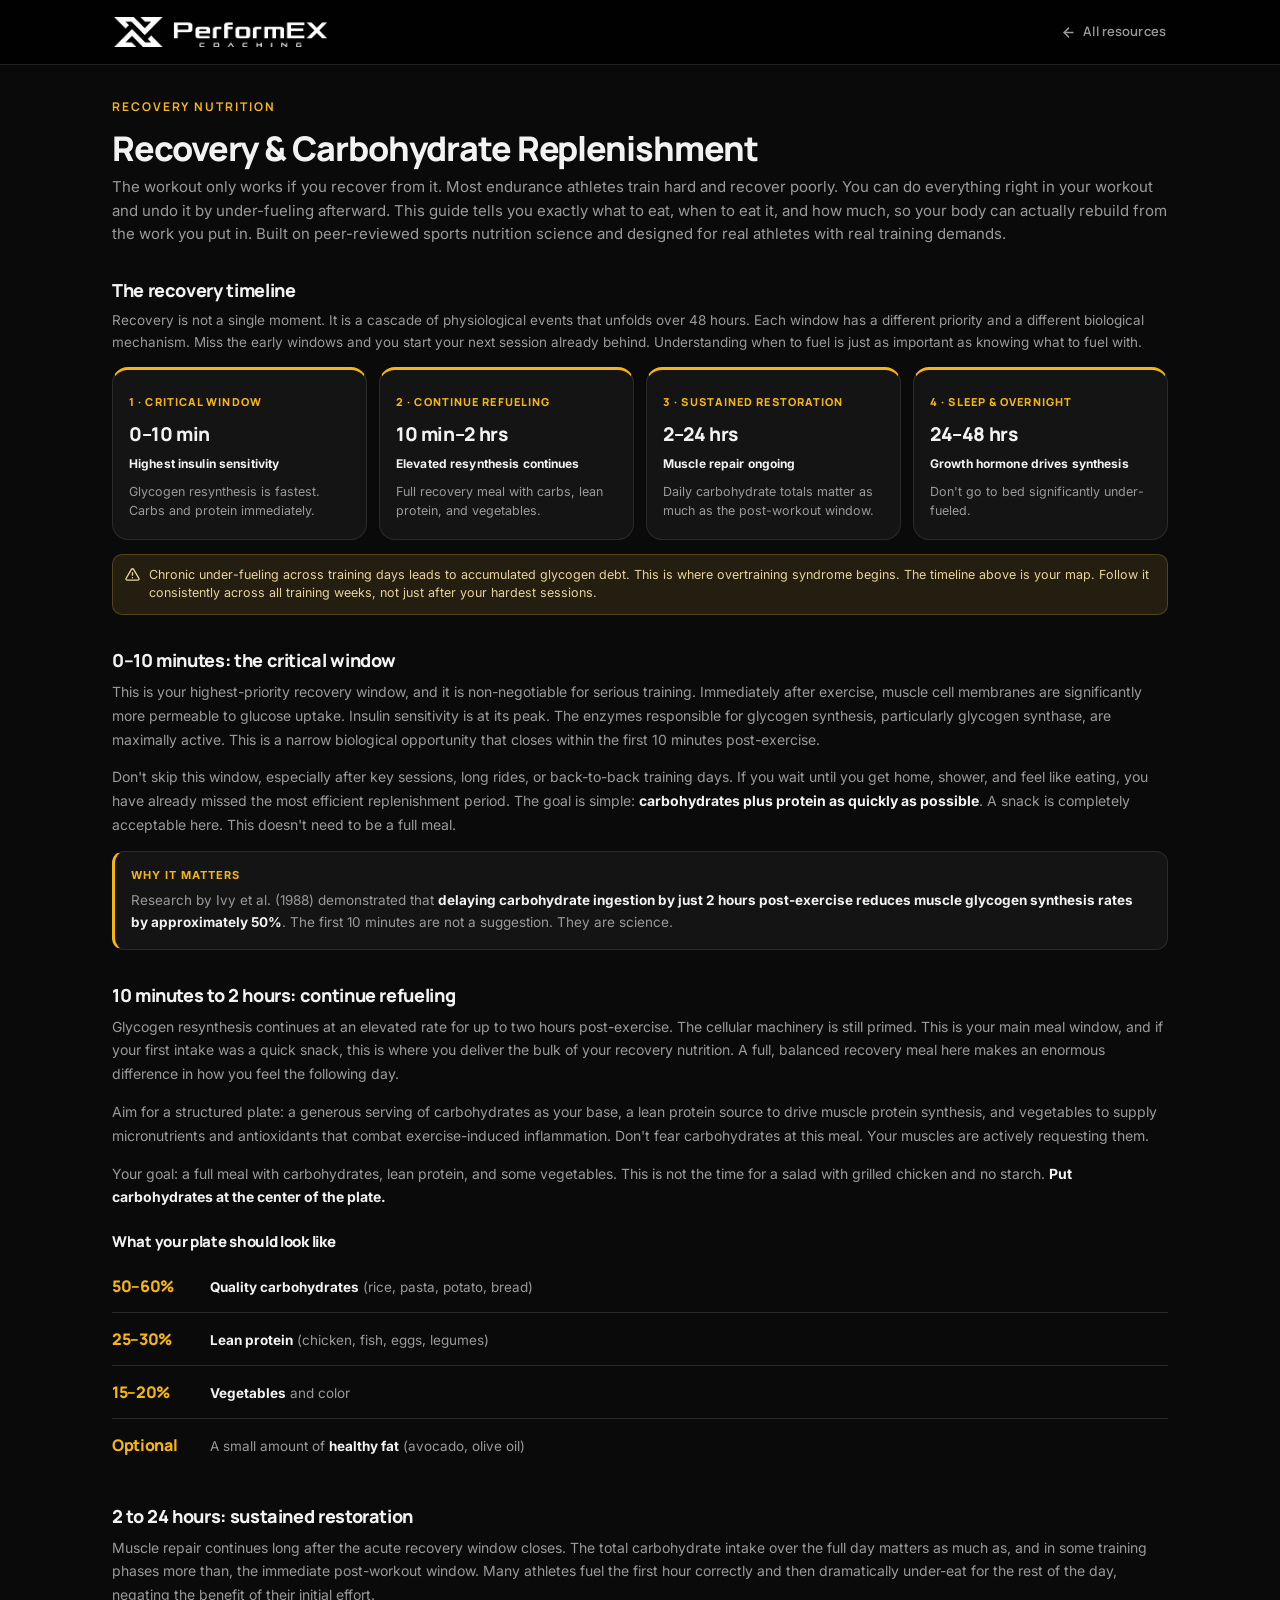
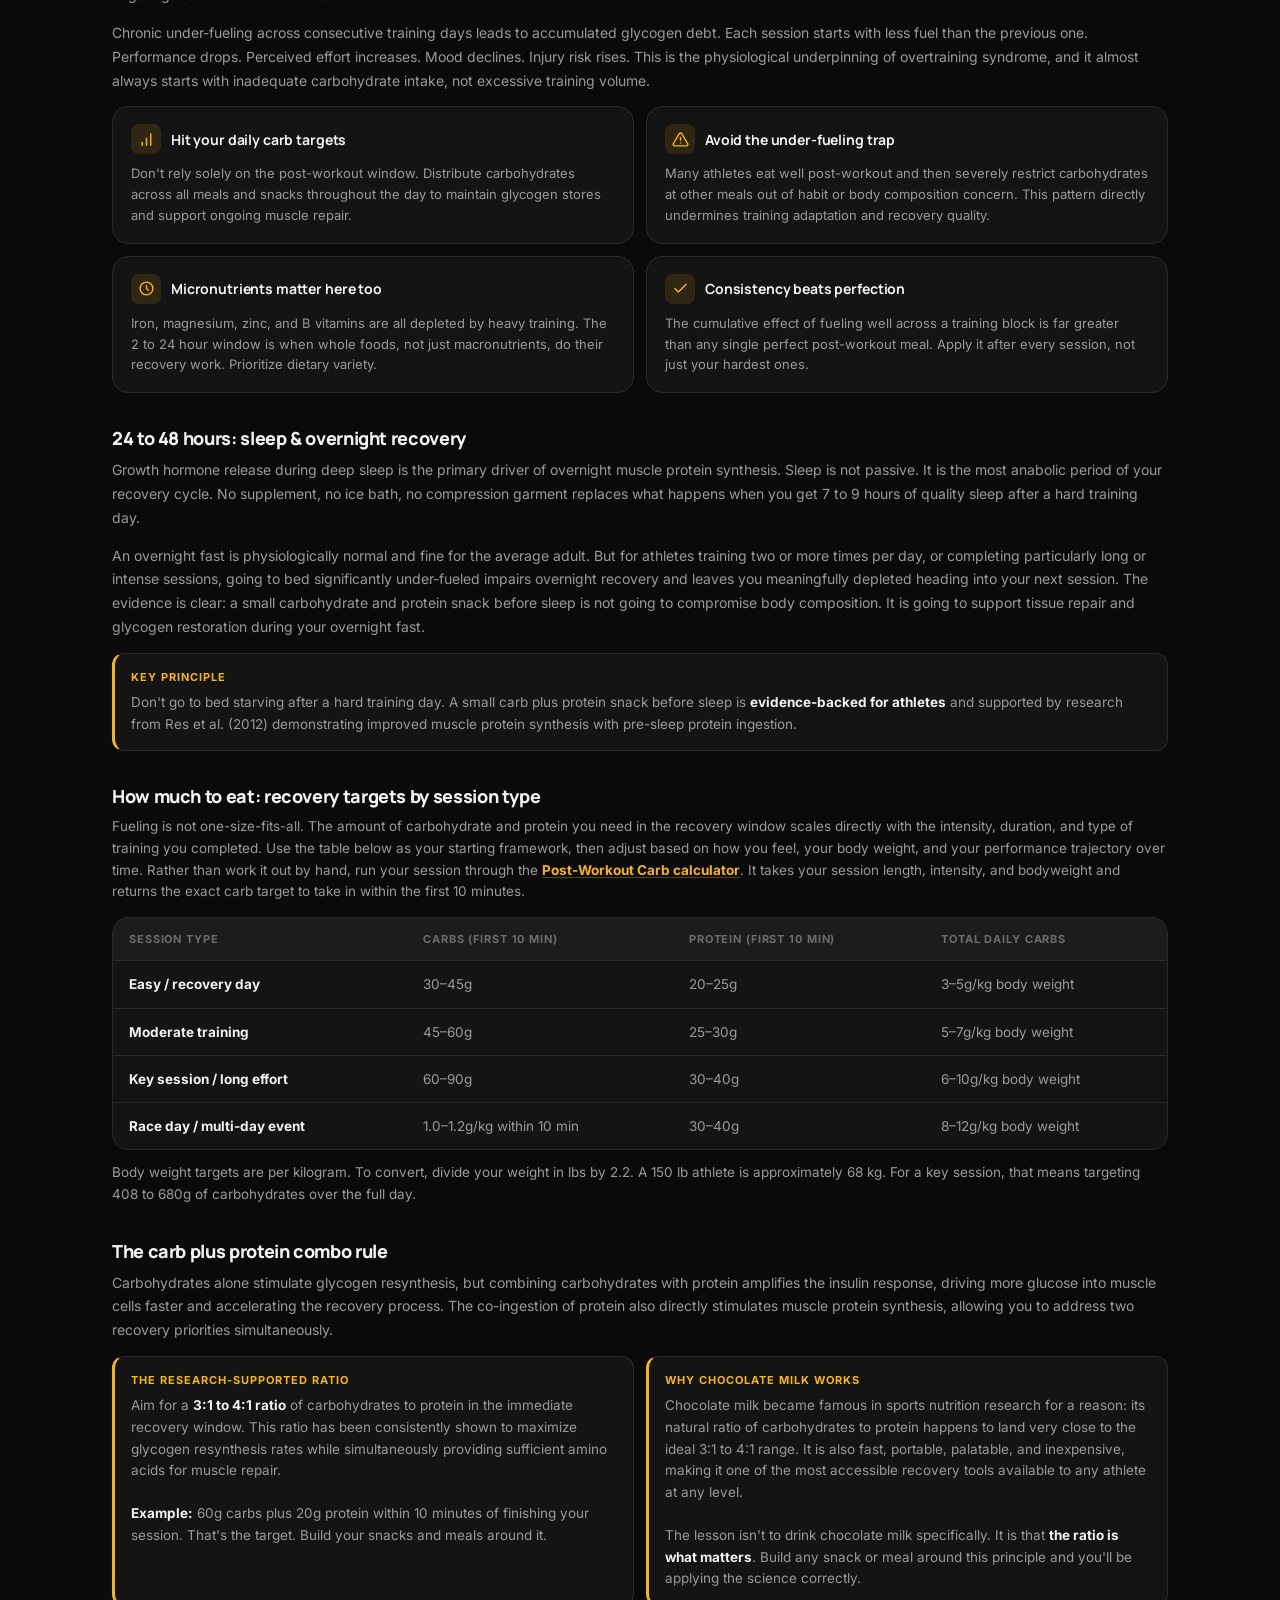
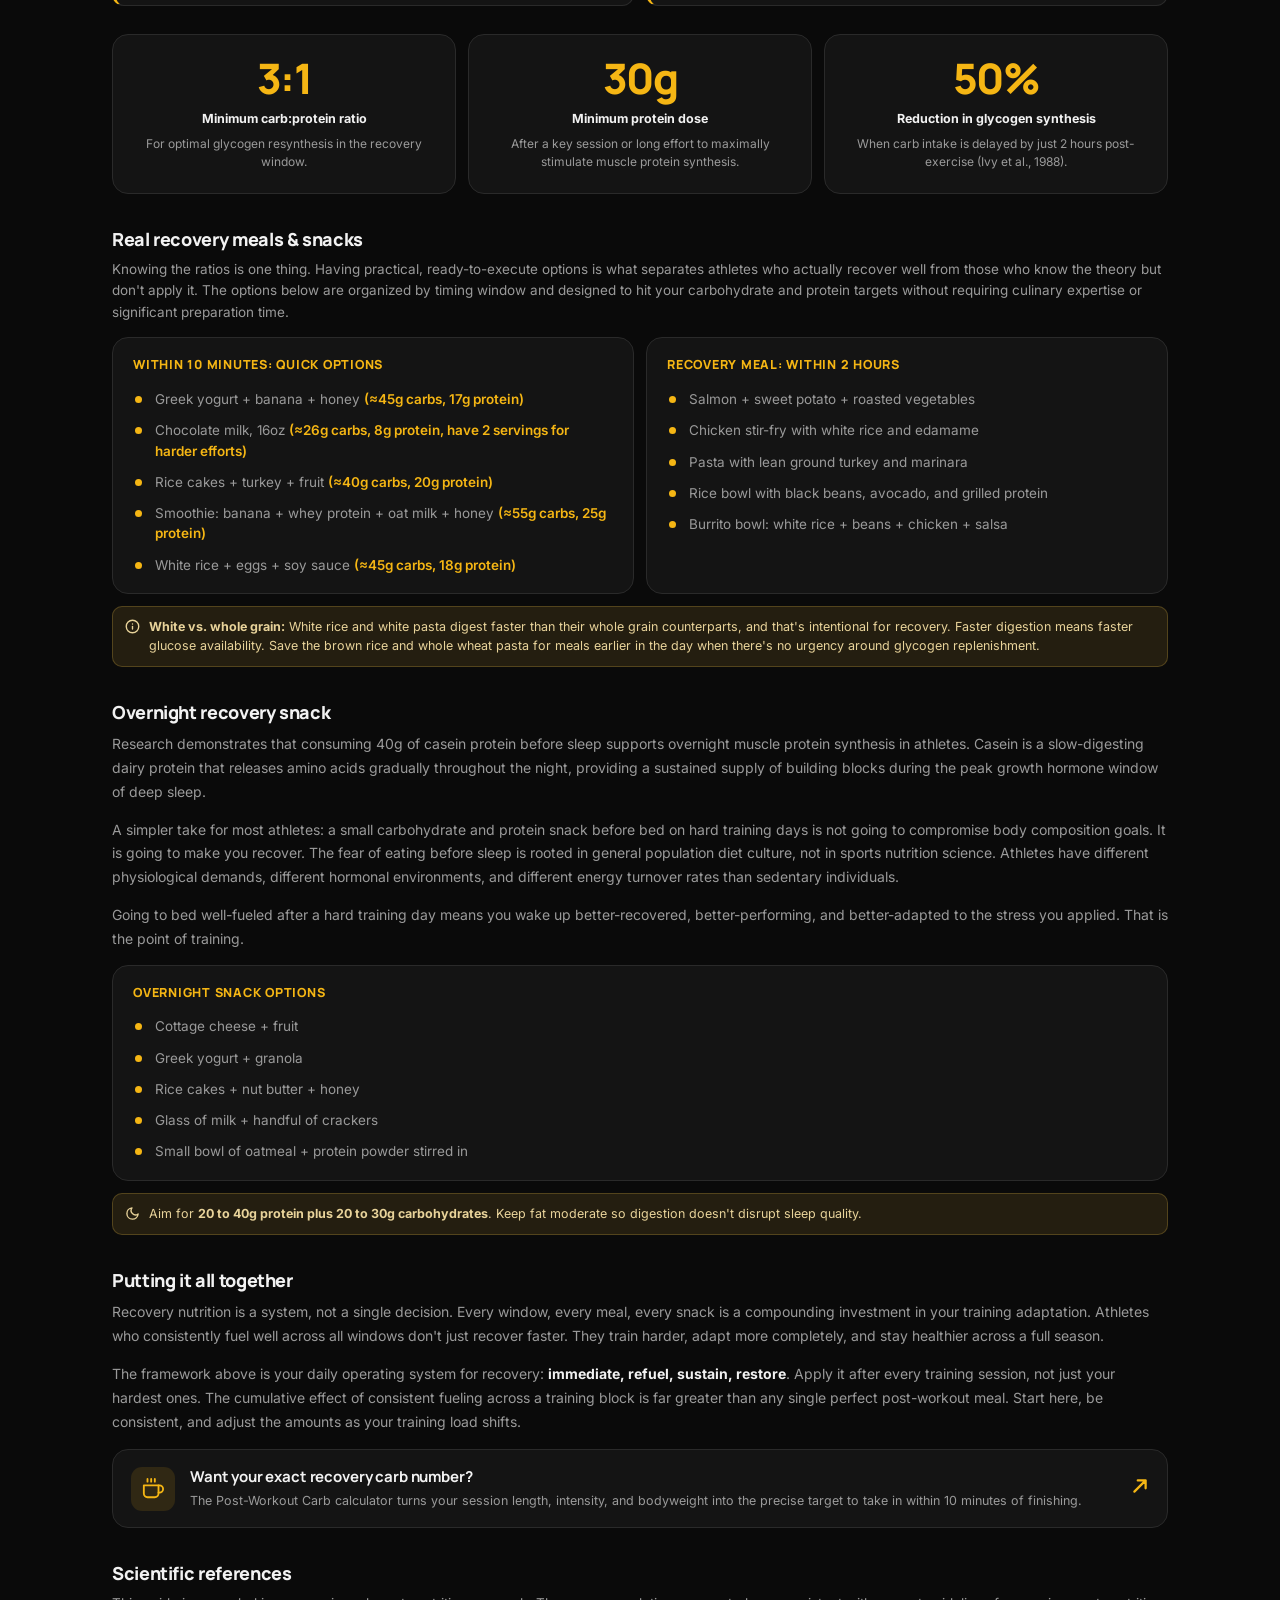
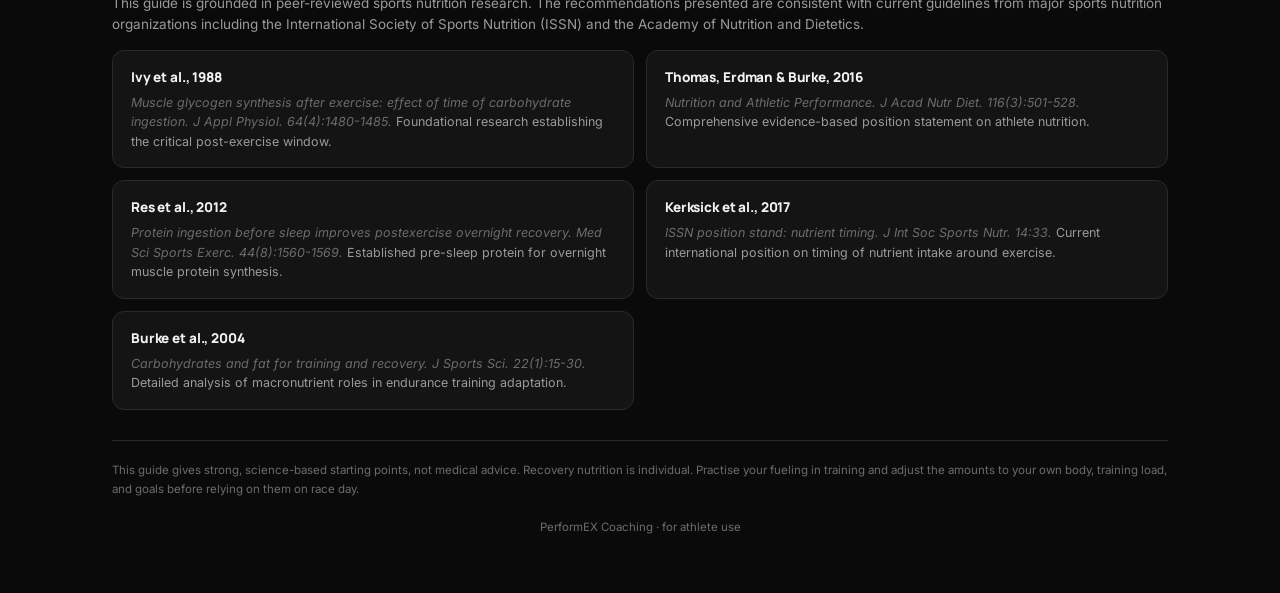
<file: recovery-guide.html>
<!DOCTYPE html>
<html lang="en">
<head>
<meta charset="UTF-8">
<link rel="icon" type="image/x-icon" href="data:,">
<link rel="icon" type="image/png" sizes="32x32" href="favicon.png">
<link rel="icon" type="image/png" sizes="192x192" href="favicon.png">
<link rel="apple-touch-icon" href="favicon.png">
<meta name="viewport" content="width=device-width, initial-scale=1.0, viewport-fit=cover">
<meta name="theme-color" content="#0a0a0a">
<title>Recovery & Carbohydrate Replenishment - Performex Coaching</title>
<link rel="icon" type="image/png" href="favicon.png">
<link rel="preconnect" href="https://fonts.googleapis.com">
<link rel="preconnect" href="https://fonts.gstatic.com" crossorigin>
<link href="https://fonts.googleapis.com/css2?family=Manrope:wght@400;500;600;700;800&family=Inter:wght@400;500;600;700&display=swap" rel="stylesheet">
<link rel="stylesheet" href="resources.css?v=7">
</head>
<body>

<nav class="site-nav">
  <div class="site-nav-inner">
    <a href="index.html" class="site-nav-logo"><img src="header.png" alt="Performex Coaching"></a>
    <a href="resources.html" class="site-nav-back">
      <svg width="15" height="15" viewBox="0 0 24 24" fill="none" stroke="currentColor" stroke-width="2.4" stroke-linecap="round" stroke-linejoin="round"><line x1="19" y1="12" x2="5" y2="12"></line><polyline points="12 19 5 12 12 5"></polyline></svg>
      All resources
    </a>
  </div>
</nav>

<main class="wrap-wide">

  <span class="eyebrow">Recovery Nutrition</span>
  <h1 class="tool-title">Recovery & Carbohydrate Replenishment</h1>
  <p class="tool-sub tool-sub-wide">The workout only works if you recover from it. Most endurance athletes train hard and recover poorly. You can do everything right in your workout and undo it by under-fueling afterward. This guide tells you exactly what to eat, when to eat it, and how much, so your body can actually rebuild from the work you put in. Built on peer-reviewed sports nutrition science and designed for real athletes with real training demands.</p>

  <!-- ── THE RECOVERY TIMELINE ───────────────────────────── -->
  <h2 class="sec-h">The recovery timeline</h2>
  <p class="sec-sub">Recovery is not a single moment. It is a cascade of physiological events that unfolds over 48 hours. Each window has a different priority and a different biological mechanism. Miss the early windows and you start your next session already behind. Understanding when to fuel is just as important as knowing what to fuel with.</p>

  <div class="timeline">
    <div class="tl-card">
      <span class="tl-step">1 · Critical window</span>
      <div class="tl-time">0–10 min</div>
      <div class="tl-name">Highest insulin sensitivity</div>
      <p class="tl-desc">Glycogen resynthesis is fastest. Carbs and protein immediately.</p>
    </div>
    <div class="tl-card">
      <span class="tl-step">2 · Continue refueling</span>
      <div class="tl-time">10 min–2 hrs</div>
      <div class="tl-name">Elevated resynthesis continues</div>
      <p class="tl-desc">Full recovery meal with carbs, lean protein, and vegetables.</p>
    </div>
    <div class="tl-card">
      <span class="tl-step">3 · Sustained restoration</span>
      <div class="tl-time">2–24 hrs</div>
      <div class="tl-name">Muscle repair ongoing</div>
      <p class="tl-desc">Daily carbohydrate totals matter as much as the post-workout window.</p>
    </div>
    <div class="tl-card">
      <span class="tl-step">4 · Sleep & overnight</span>
      <div class="tl-time">24–48 hrs</div>
      <div class="tl-name">Growth hormone drives synthesis</div>
      <p class="tl-desc">Don't go to bed significantly under-fueled.</p>
    </div>
  </div>

  <div class="caveat-inline">
    <svg width="15" height="15" viewBox="0 0 24 24" fill="none" stroke="currentColor" stroke-width="2.2" stroke-linecap="round" stroke-linejoin="round"><path d="M10.29 3.86 1.82 18a2 2 0 0 0 1.71 3h16.94a2 2 0 0 0 1.71-3L13.71 3.86a2 2 0 0 0-3.42 0z"></path><line x1="12" y1="9" x2="12" y2="13"></line><line x1="12" y1="17" x2="12.01" y2="17"></line></svg>
    <span>Chronic under-fueling across training days leads to accumulated glycogen debt. This is where overtraining syndrome begins. The timeline above is your map. Follow it consistently across all training weeks, not just after your hardest sessions.</span>
  </div>

  <!-- ── WINDOW 1 ────────────────────────────────────────── -->
  <h2 class="sec-h">0–10 minutes: the critical window</h2>
  <p class="guide-p">This is your highest-priority recovery window, and it is non-negotiable for serious training. Immediately after exercise, muscle cell membranes are significantly more permeable to glucose uptake. Insulin sensitivity is at its peak. The enzymes responsible for glycogen synthesis, particularly glycogen synthase, are maximally active. This is a narrow biological opportunity that closes within the first 10 minutes post-exercise.</p>
  <p class="guide-p">Don't skip this window, especially after key sessions, long rides, or back-to-back training days. If you wait until you get home, shower, and feel like eating, you have already missed the most efficient replenishment period. The goal is simple: <b>carbohydrates plus protein as quickly as possible</b>. A snack is completely acceptable here. This doesn't need to be a full meal.</p>

  <div class="coach">
    <div class="tag">Why it matters</div>
    <p>Research by Ivy et al. (1988) demonstrated that <b>delaying carbohydrate ingestion by just 2 hours post-exercise reduces muscle glycogen synthesis rates by approximately 50%</b>. The first 10 minutes are not a suggestion. They are science.</p>
  </div>

  <!-- ── WINDOW 2 ────────────────────────────────────────── -->
  <h2 class="sec-h">10 minutes to 2 hours: continue refueling</h2>
  <p class="guide-p">Glycogen resynthesis continues at an elevated rate for up to two hours post-exercise. The cellular machinery is still primed. This is your main meal window, and if your first intake was a quick snack, this is where you deliver the bulk of your recovery nutrition. A full, balanced recovery meal here makes an enormous difference in how you feel the following day.</p>
  <p class="guide-p">Aim for a structured plate: a generous serving of carbohydrates as your base, a lean protein source to drive muscle protein synthesis, and vegetables to supply micronutrients and antioxidants that combat exercise-induced inflammation. Don't fear carbohydrates at this meal. Your muscles are actively requesting them.</p>
  <p class="guide-p">Your goal: a full meal with carbohydrates, lean protein, and some vegetables. This is not the time for a salad with grilled chicken and no starch. <b>Put carbohydrates at the center of the plate.</b></p>

  <h3 class="sec-h" style="font-size:15px;margin-top:22px;">What your plate should look like</h3>
  <div class="plate-list">
    <div class="plate-row"><span class="plate-pct">50–60%</span><span class="plate-txt"><b>Quality carbohydrates</b> (rice, pasta, potato, bread)</span></div>
    <div class="plate-row"><span class="plate-pct">25–30%</span><span class="plate-txt"><b>Lean protein</b> (chicken, fish, eggs, legumes)</span></div>
    <div class="plate-row"><span class="plate-pct">15–20%</span><span class="plate-txt"><b>Vegetables</b> and color</span></div>
    <div class="plate-row"><span class="plate-pct">Optional</span><span class="plate-txt">A small amount of <b>healthy fat</b> (avocado, olive oil)</span></div>
  </div>

  <!-- ── WINDOW 3 ────────────────────────────────────────── -->
  <h2 class="sec-h">2 to 24 hours: sustained restoration</h2>
  <p class="guide-p">Muscle repair continues long after the acute recovery window closes. The total carbohydrate intake over the full day matters as much as, and in some training phases more than, the immediate post-workout window. Many athletes fuel the first hour correctly and then dramatically under-eat for the rest of the day, negating the benefit of their initial effort.</p>
  <p class="guide-p">Chronic under-fueling across consecutive training days leads to accumulated glycogen debt. Each session starts with less fuel than the previous one. Performance drops. Perceived effort increases. Mood declines. Injury risk rises. This is the physiological underpinning of overtraining syndrome, and it almost always starts with inadequate carbohydrate intake, not excessive training volume.</p>

  <div class="fact-grid">
    <div class="fact">
      <h3><span class="ico"><svg viewBox="0 0 24 24" fill="none" stroke="currentColor" stroke-width="2" stroke-linecap="round" stroke-linejoin="round"><line x1="12" y1="20" x2="12" y2="10"></line><line x1="18" y1="20" x2="18" y2="4"></line><line x1="6" y1="20" x2="6" y2="16"></line></svg></span>Hit your daily carb targets</h3>
      <p>Don't rely solely on the post-workout window. Distribute carbohydrates across all meals and snacks throughout the day to maintain glycogen stores and support ongoing muscle repair.</p>
    </div>
    <div class="fact">
      <h3><span class="ico"><svg viewBox="0 0 24 24" fill="none" stroke="currentColor" stroke-width="2" stroke-linecap="round" stroke-linejoin="round"><path d="M10.29 3.86 1.82 18a2 2 0 0 0 1.71 3h16.94a2 2 0 0 0 1.71-3L13.71 3.86a2 2 0 0 0-3.42 0z"></path><line x1="12" y1="9" x2="12" y2="13"></line><line x1="12" y1="17" x2="12.01" y2="17"></line></svg></span>Avoid the under-fueling trap</h3>
      <p>Many athletes eat well post-workout and then severely restrict carbohydrates at other meals out of habit or body composition concern. This pattern directly undermines training adaptation and recovery quality.</p>
    </div>
    <div class="fact">
      <h3><span class="ico"><svg viewBox="0 0 24 24" fill="none" stroke="currentColor" stroke-width="2" stroke-linecap="round" stroke-linejoin="round"><circle cx="12" cy="12" r="9"></circle><path d="M12 8v4l2.5 2.5"></path></svg></span>Micronutrients matter here too</h3>
      <p>Iron, magnesium, zinc, and B vitamins are all depleted by heavy training. The 2 to 24 hour window is when whole foods, not just macronutrients, do their recovery work. Prioritize dietary variety.</p>
    </div>
    <div class="fact">
      <h3><span class="ico"><svg viewBox="0 0 24 24" fill="none" stroke="currentColor" stroke-width="2" stroke-linecap="round" stroke-linejoin="round"><polyline points="20 6 9 17 4 12"></polyline></svg></span>Consistency beats perfection</h3>
      <p>The cumulative effect of fueling well across a training block is far greater than any single perfect post-workout meal. Apply it after every session, not just your hardest ones.</p>
    </div>
  </div>

  <!-- ── WINDOW 4 ────────────────────────────────────────── -->
  <h2 class="sec-h">24 to 48 hours: sleep & overnight recovery</h2>
  <p class="guide-p">Growth hormone release during deep sleep is the primary driver of overnight muscle protein synthesis. Sleep is not passive. It is the most anabolic period of your recovery cycle. No supplement, no ice bath, no compression garment replaces what happens when you get 7 to 9 hours of quality sleep after a hard training day.</p>
  <p class="guide-p">An overnight fast is physiologically normal and fine for the average adult. But for athletes training two or more times per day, or completing particularly long or intense sessions, going to bed significantly under-fueled impairs overnight recovery and leaves you meaningfully depleted heading into your next session. The evidence is clear: a small carbohydrate and protein snack before sleep is not going to compromise body composition. It is going to support tissue repair and glycogen restoration during your overnight fast.</p>

  <div class="coach">
    <div class="tag">Key principle</div>
    <p>Don't go to bed starving after a hard training day. A small carb plus protein snack before sleep is <b>evidence-backed for athletes</b> and supported by research from Res et al. (2012) demonstrating improved muscle protein synthesis with pre-sleep protein ingestion.</p>
  </div>

  <!-- ── HOW MUCH TO EAT ─────────────────────────────────── -->
  <h2 class="sec-h">How much to eat: recovery targets by session type</h2>
  <p class="sec-sub">Fueling is not one-size-fits-all. The amount of carbohydrate and protein you need in the recovery window scales directly with the intensity, duration, and type of training you completed. Use the table below as your starting framework, then adjust based on how you feel, your body weight, and your performance trajectory over time. Rather than work it out by hand, run your session through the <a href="tool-post-workout.html" class="inline-link">Post-Workout Carb calculator</a>. It takes your session length, intensity, and bodyweight and returns the exact carb target to take in within the first 10 minutes.</p>

  <div class="logwrap">
    <table>
      <thead>
        <tr>
          <th>Session type</th>
          <th>Carbs (first 10 min)</th>
          <th>Protein (first 10 min)</th>
          <th>Total daily carbs</th>
        </tr>
      </thead>
      <tbody>
        <tr>
          <td><b style="color:var(--text);">Easy / recovery day</b></td>
          <td>30–45g</td>
          <td>20–25g</td>
          <td>3–5g/kg body weight</td>
        </tr>
        <tr>
          <td><b style="color:var(--text);">Moderate training</b></td>
          <td>45–60g</td>
          <td>25–30g</td>
          <td>5–7g/kg body weight</td>
        </tr>
        <tr>
          <td><b style="color:var(--text);">Key session / long effort</b></td>
          <td>60–90g</td>
          <td>30–40g</td>
          <td>6–10g/kg body weight</td>
        </tr>
        <tr>
          <td><b style="color:var(--text);">Race day / multi-day event</b></td>
          <td>1.0–1.2g/kg within 10 min</td>
          <td>30–40g</td>
          <td>8–12g/kg body weight</td>
        </tr>
      </tbody>
    </table>
  </div>
  <p class="sec-sub" style="margin-top:12px;">Body weight targets are per kilogram. To convert, divide your weight in lbs by 2.2. A 150 lb athlete is approximately 68 kg. For a key session, that means targeting 408 to 680g of carbohydrates over the full day.</p>

  <!-- ── COMBO RULE ──────────────────────────────────────── -->
  <h2 class="sec-h">The carb plus protein combo rule</h2>
  <p class="guide-p">Carbohydrates alone stimulate glycogen resynthesis, but combining carbohydrates with protein amplifies the insulin response, driving more glucose into muscle cells faster and accelerating the recovery process. The co-ingestion of protein also directly stimulates muscle protein synthesis, allowing you to address two recovery priorities simultaneously.</p>

  <div class="two-col">
    <div class="coach">
      <div class="tag">The research-supported ratio</div>
      <p>Aim for a <b>3:1 to 4:1 ratio</b> of carbohydrates to protein in the immediate recovery window. This ratio has been consistently shown to maximize glycogen resynthesis rates while simultaneously providing sufficient amino acids for muscle repair.<br><br><b>Example:</b> 60g carbs plus 20g protein within 10 minutes of finishing your session. That's the target. Build your snacks and meals around it.</p>
    </div>
    <div class="coach">
      <div class="tag">Why chocolate milk works</div>
      <p>Chocolate milk became famous in sports nutrition research for a reason: its natural ratio of carbohydrates to protein happens to land very close to the ideal 3:1 to 4:1 range. It is also fast, portable, palatable, and inexpensive, making it one of the most accessible recovery tools available to any athlete at any level.<br><br>The lesson isn't to drink chocolate milk specifically. It is that <b>the ratio is what matters</b>. Build any snack or meal around this principle and you'll be applying the science correctly.</p>
    </div>
  </div>

  <div class="stat-row" style="margin-top:12px;">
    <div class="stat">
      <div class="s-num">3:1</div>
      <div class="s-lbl">Minimum carb:protein ratio</div>
      <div class="s-desc">For optimal glycogen resynthesis in the recovery window.</div>
    </div>
    <div class="stat">
      <div class="s-num">30g</div>
      <div class="s-lbl">Minimum protein dose</div>
      <div class="s-desc">After a key session or long effort to maximally stimulate muscle protein synthesis.</div>
    </div>
    <div class="stat">
      <div class="s-num">50%</div>
      <div class="s-lbl">Reduction in glycogen synthesis</div>
      <div class="s-desc">When carb intake is delayed by just 2 hours post-exercise (Ivy et al., 1988).</div>
    </div>
  </div>

  <!-- ── MEALS & SNACKS ──────────────────────────────────── -->
  <h2 class="sec-h">Real recovery meals & snacks</h2>
  <p class="sec-sub">Knowing the ratios is one thing. Having practical, ready-to-execute options is what separates athletes who actually recover well from those who know the theory but don't apply it. The options below are organized by timing window and designed to hit your carbohydrate and protein targets without requiring culinary expertise or significant preparation time.</p>

  <div class="two-col">
    <div class="menu-card">
      <h3>Within 10 minutes: quick options</h3>
      <ul class="menu-list">
        <li>Greek yogurt + banana + honey <span class="qty">(≈45g carbs, 17g protein)</span></li>
        <li>Chocolate milk, 16oz <span class="qty">(≈26g carbs, 8g protein, have 2 servings for harder efforts)</span></li>
        <li>Rice cakes + turkey + fruit <span class="qty">(≈40g carbs, 20g protein)</span></li>
        <li>Smoothie: banana + whey protein + oat milk + honey <span class="qty">(≈55g carbs, 25g protein)</span></li>
        <li>White rice + eggs + soy sauce <span class="qty">(≈45g carbs, 18g protein)</span></li>
      </ul>
    </div>
    <div class="menu-card">
      <h3>Recovery meal: within 2 hours</h3>
      <ul class="menu-list">
        <li>Salmon + sweet potato + roasted vegetables</li>
        <li>Chicken stir-fry with white rice and edamame</li>
        <li>Pasta with lean ground turkey and marinara</li>
        <li>Rice bowl with black beans, avocado, and grilled protein</li>
        <li>Burrito bowl: white rice + beans + chicken + salsa</li>
      </ul>
    </div>
  </div>

  <div class="caveat-inline">
    <svg width="15" height="15" viewBox="0 0 24 24" fill="none" stroke="currentColor" stroke-width="2.2" stroke-linecap="round" stroke-linejoin="round"><circle cx="12" cy="12" r="10"></circle><line x1="12" y1="16" x2="12" y2="12"></line><line x1="12" y1="8" x2="12.01" y2="8"></line></svg>
    <span><b>White vs. whole grain:</b> White rice and white pasta digest faster than their whole grain counterparts, and that's intentional for recovery. Faster digestion means faster glucose availability. Save the brown rice and whole wheat pasta for meals earlier in the day when there's no urgency around glycogen replenishment.</span>
  </div>

  <!-- ── OVERNIGHT SNACK ─────────────────────────────────── -->
  <h2 class="sec-h">Overnight recovery snack</h2>
  <p class="guide-p">Research demonstrates that consuming 40g of casein protein before sleep supports overnight muscle protein synthesis in athletes. Casein is a slow-digesting dairy protein that releases amino acids gradually throughout the night, providing a sustained supply of building blocks during the peak growth hormone window of deep sleep.</p>
  <p class="guide-p">A simpler take for most athletes: a small carbohydrate and protein snack before bed on hard training days is not going to compromise body composition goals. It is going to make you recover. The fear of eating before sleep is rooted in general population diet culture, not in sports nutrition science. Athletes have different physiological demands, different hormonal environments, and different energy turnover rates than sedentary individuals.</p>
  <p class="guide-p">Going to bed well-fueled after a hard training day means you wake up better-recovered, better-performing, and better-adapted to the stress you applied. That is the point of training.</p>

  <div class="menu-card" style="margin-top:6px;">
    <h3>Overnight snack options</h3>
    <ul class="menu-list">
      <li>Cottage cheese + fruit</li>
      <li>Greek yogurt + granola</li>
      <li>Rice cakes + nut butter + honey</li>
      <li>Glass of milk + handful of crackers</li>
      <li>Small bowl of oatmeal + protein powder stirred in</li>
    </ul>
  </div>
  <div class="caveat-inline">
    <svg width="15" height="15" viewBox="0 0 24 24" fill="none" stroke="currentColor" stroke-width="2.2" stroke-linecap="round" stroke-linejoin="round"><path d="M21 12.79A9 9 0 1 1 11.21 3 7 7 0 0 0 21 12.79z"></path></svg>
    <span>Aim for <b>20 to 40g protein plus 20 to 30g carbohydrates</b>. Keep fat moderate so digestion doesn't disrupt sleep quality.</span>
  </div>

  <!-- ── PUTTING IT TOGETHER ─────────────────────────────── -->
  <h2 class="sec-h">Putting it all together</h2>
  <p class="guide-p">Recovery nutrition is a system, not a single decision. Every window, every meal, every snack is a compounding investment in your training adaptation. Athletes who consistently fuel well across all windows don't just recover faster. They train harder, adapt more completely, and stay healthier across a full season.</p>
  <p class="guide-p">The framework above is your daily operating system for recovery: <b>immediate, refuel, sustain, restore</b>. Apply it after every training session, not just your hardest ones. The cumulative effect of consistent fueling across a training block is far greater than any single perfect post-workout meal. Start here, be consistent, and adjust the amounts as your training load shifts.</p>

  <!-- ── CROSSLINK ───────────────────────────────────────── -->
  <a href="tool-post-workout.html" class="crosslink">
    <span class="cl-ico"><svg width="22" height="22" viewBox="0 0 24 24" fill="none" stroke="currentColor" stroke-width="2" stroke-linecap="round" stroke-linejoin="round"><path d="M18 8h1a4 4 0 0 1 0 8h-1"></path><path d="M2 8h16v9a4 4 0 0 1-4 4H6a4 4 0 0 1-4-4V8z"></path><line x1="6" y1="1" x2="6" y2="4"></line><line x1="10" y1="1" x2="10" y2="4"></line><line x1="14" y1="1" x2="14" y2="4"></line></svg></span>
    <span class="cl-txt">
      <h3>Want your exact recovery carb number?</h3>
      <p>The Post-Workout Carb calculator turns your session length, intensity, and bodyweight into the precise target to take in within 10 minutes of finishing.</p>
    </span>
    <span class="cl-go"><svg width="18" height="18" viewBox="0 0 16 16" fill="none"><path d="M3 13 13 3M13 3H6M13 3v7" stroke="currentColor" stroke-width="2" stroke-linecap="round" stroke-linejoin="round"></path></svg></span>
  </a>

  <!-- ── REFERENCES ──────────────────────────────────────── -->
  <h2 class="sec-h">Scientific references</h2>
  <p class="sec-sub">This guide is grounded in peer-reviewed sports nutrition research. The recommendations presented are consistent with current guidelines from major sports nutrition organizations including the International Society of Sports Nutrition (ISSN) and the Academy of Nutrition and Dietetics.</p>

  <div class="ref-grid">
    <div class="ref">
      <h4>Ivy et al., 1988</h4>
      <p><i>Muscle glycogen synthesis after exercise: effect of time of carbohydrate ingestion. J Appl Physiol. 64(4):1480-1485.</i> Foundational research establishing the critical post-exercise window.</p>
    </div>
    <div class="ref">
      <h4>Thomas, Erdman & Burke, 2016</h4>
      <p><i>Nutrition and Athletic Performance. J Acad Nutr Diet. 116(3):501-528.</i> Comprehensive evidence-based position statement on athlete nutrition.</p>
    </div>
    <div class="ref">
      <h4>Res et al., 2012</h4>
      <p><i>Protein ingestion before sleep improves postexercise overnight recovery. Med Sci Sports Exerc. 44(8):1560-1569.</i> Established pre-sleep protein for overnight muscle protein synthesis.</p>
    </div>
    <div class="ref">
      <h4>Kerksick et al., 2017</h4>
      <p><i>ISSN position stand: nutrient timing. J Int Soc Sports Nutr. 14:33.</i> Current international position on timing of nutrient intake around exercise.</p>
    </div>
    <div class="ref">
      <h4>Burke et al., 2004</h4>
      <p><i>Carbohydrates and fat for training and recovery. J Sports Sci. 22(1):15-30.</i> Detailed analysis of macronutrient roles in endurance training adaptation.</p>
    </div>
  </div>

  <footer class="tool-foot">
    <p>This guide gives strong, science-based starting points, not medical advice. Recovery nutrition is individual. Practise your fueling in training and adjust the amounts to your own body, training load, and goals before relying on them on race day.</p>
    <p class="brandline">PerformEX Coaching · for athlete use</p>
  </footer>

</main>

</body>
</html>
</file>
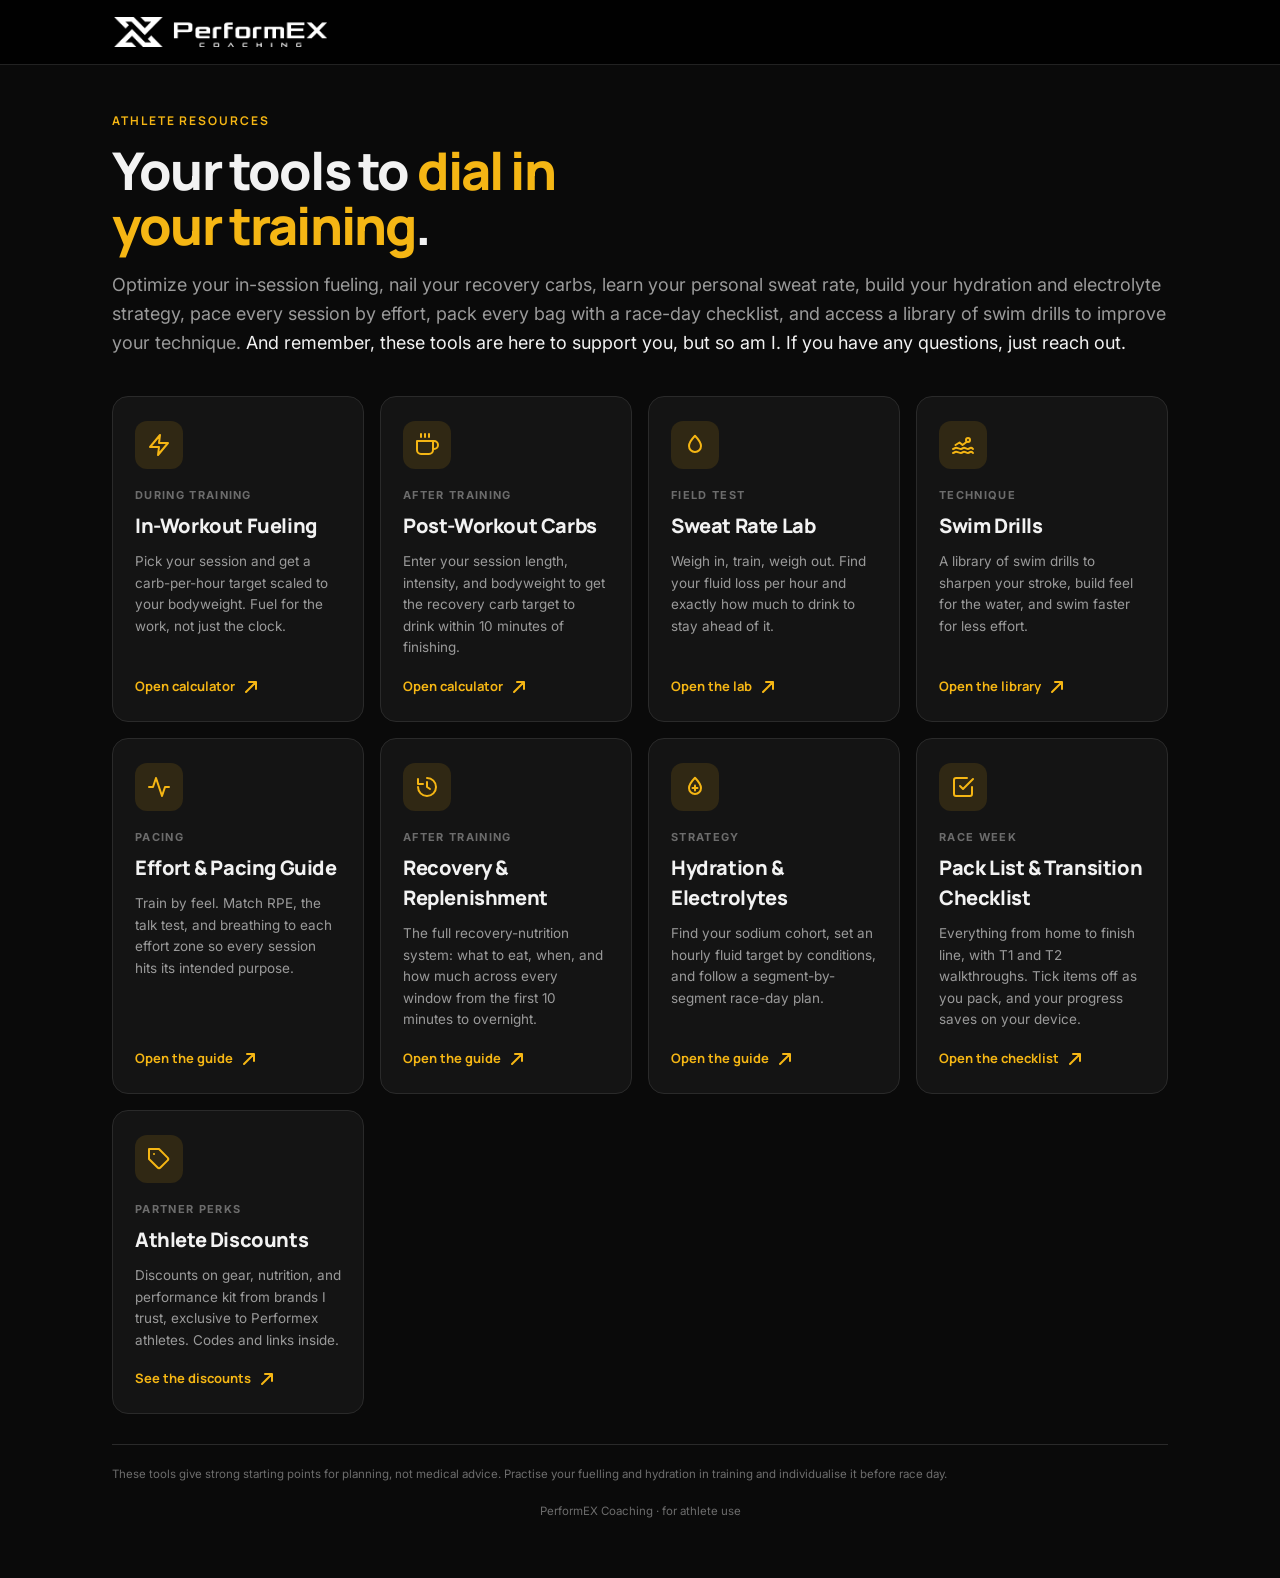
<file: resources.html>
<!DOCTYPE html>
<html lang="en">
<head>
<meta charset="UTF-8">
<link rel="icon" type="image/x-icon" href="data:,">
<link rel="icon" type="image/png" sizes="32x32" href="favicon.png">
<link rel="icon" type="image/png" sizes="192x192" href="favicon.png">
<link rel="apple-touch-icon" href="favicon.png">
<meta name="viewport" content="width=device-width, initial-scale=1.0, viewport-fit=cover">
<meta name="theme-color" content="#0a0a0a">
<title>Athlete Resources - Performex Coaching</title>
<link rel="icon" type="image/png" href="favicon.png">
<link rel="preconnect" href="https://fonts.googleapis.com">
<link rel="preconnect" href="https://fonts.gstatic.com" crossorigin>
<link href="https://fonts.googleapis.com/css2?family=Manrope:wght@400;500;600;700;800&family=Inter:wght@400;500;600;700&display=swap" rel="stylesheet">
<link rel="stylesheet" href="resources.css?v=7">
</head>
<body>

<nav class="site-nav">
  <div class="site-nav-inner">
    <a href="index.html" class="site-nav-logo"><img src="header.png" alt="Performex Coaching"></a>
  </div>
</nav>

<main class="wrap-wide">

  <header class="res-hero">
    <span class="eyebrow">Athlete Resources</span>
    <h1>Your tools to <span class="accent">dial in your training</span>.</h1>
    <p class="lede">
      Optimize your in-session fueling, nail your recovery carbs, learn your personal sweat rate,
      build your hydration and electrolyte strategy, pace every session by effort, pack every bag
      with a race-day checklist, and access a library of swim drills to improve your technique.
      <span class="lede-note">And remember, these tools are here to support you, but so am I. If you
      have any questions, just reach out.</span>
    </p>
  </header>

  <section class="tool-grid">

    <a href="tool-in-workout.html" class="tool-link-card">
      <span class="tlc-icon" aria-hidden="true">
        <svg viewBox="0 0 24 24" fill="none" stroke="currentColor" stroke-width="2" stroke-linecap="round" stroke-linejoin="round"><path d="M13 2 3 14h9l-1 8 10-12h-9l1-8z"></path></svg>
      </span>
      <span class="tlc-eyebrow">During training</span>
      <h2 class="tlc-title">In-Workout Fueling</h2>
      <p class="tlc-desc">Pick your session and get a carb-per-hour target scaled to your bodyweight. Fuel for the work, not just the clock.</p>
      <span class="tlc-go">Open calculator
        <svg width="16" height="16" viewBox="0 0 16 16" fill="none"><path d="M3 13 13 3M13 3H6M13 3v7" stroke="currentColor" stroke-width="2" stroke-linecap="round" stroke-linejoin="round"></path></svg>
      </span>
    </a>

    <a href="tool-post-workout.html" class="tool-link-card">
      <span class="tlc-icon" aria-hidden="true">
        <svg viewBox="0 0 24 24" fill="none" stroke="currentColor" stroke-width="2" stroke-linecap="round" stroke-linejoin="round"><path d="M18 8h1a4 4 0 0 1 0 8h-1"></path><path d="M2 8h16v9a4 4 0 0 1-4 4H6a4 4 0 0 1-4-4V8z"></path><line x1="6" y1="1" x2="6" y2="4"></line><line x1="10" y1="1" x2="10" y2="4"></line><line x1="14" y1="1" x2="14" y2="4"></line></svg>
      </span>
      <span class="tlc-eyebrow">After training</span>
      <h2 class="tlc-title">Post-Workout Carbs</h2>
      <p class="tlc-desc">Enter your session length, intensity, and bodyweight to get the recovery carb target to drink within 10 minutes of finishing.</p>
      <span class="tlc-go">Open calculator
        <svg width="16" height="16" viewBox="0 0 16 16" fill="none"><path d="M3 13 13 3M13 3H6M13 3v7" stroke="currentColor" stroke-width="2" stroke-linecap="round" stroke-linejoin="round"></path></svg>
      </span>
    </a>

    <a href="tool-sweat-rate.html" class="tool-link-card">
      <span class="tlc-icon" aria-hidden="true">
        <svg viewBox="0 0 24 24" fill="none" stroke="currentColor" stroke-width="2" stroke-linecap="round" stroke-linejoin="round"><path d="M12 2.7s6 6.2 6 10.3a6 6 0 0 1-12 0c0-4.1 6-10.3 6-10.3z"></path></svg>
      </span>
      <span class="tlc-eyebrow">Field test</span>
      <h2 class="tlc-title">Sweat Rate Lab</h2>
      <p class="tlc-desc">Weigh in, train, weigh out. Find your fluid loss per hour and exactly how much to drink to stay ahead of it.</p>
      <span class="tlc-go">Open the lab
        <svg width="16" height="16" viewBox="0 0 16 16" fill="none"><path d="M3 13 13 3M13 3H6M13 3v7" stroke="currentColor" stroke-width="2" stroke-linecap="round" stroke-linejoin="round"></path></svg>
      </span>
    </a>

    <a href="swim-drills.html" class="tool-link-card">
      <span class="tlc-icon" aria-hidden="true">
        <svg viewBox="0 0 24 24" fill="none" stroke="currentColor" stroke-width="2" stroke-linecap="round" stroke-linejoin="round"><path d="M2 16c1.5 0 1.5-1.2 3-1.2S8.5 16 10 16s1.5-1.2 3-1.2S15.5 16 17 16s1.5-1.2 3-1.2S21.5 16 22 16"></path><path d="M2 20c1.5 0 1.5-1.2 3-1.2S8.5 20 10 20s1.5-1.2 3-1.2S15.5 20 17 20s1.5-1.2 3-1.2S21.5 20 22 20"></path><circle cx="17" cy="7" r="2"></circle><path d="m4.5 12 4-2.5 3 2.5 4-3"></path></svg>
      </span>
      <span class="tlc-eyebrow">Technique</span>
      <h2 class="tlc-title">Swim Drills</h2>
      <p class="tlc-desc">A library of swim drills to sharpen your stroke, build feel for the water, and swim faster for less effort.</p>
      <span class="tlc-go">Open the library
        <svg width="16" height="16" viewBox="0 0 16 16" fill="none"><path d="M3 13 13 3M13 3H6M13 3v7" stroke="currentColor" stroke-width="2" stroke-linecap="round" stroke-linejoin="round"></path></svg>
      </span>
    </a>

    <a href="effort-guide.html" class="tool-link-card">
      <span class="tlc-icon" aria-hidden="true">
        <svg viewBox="0 0 24 24" fill="none" stroke="currentColor" stroke-width="2" stroke-linecap="round" stroke-linejoin="round"><polyline points="22 12 18 12 15 21 9 3 6 12 2 12"></polyline></svg>
      </span>
      <span class="tlc-eyebrow">Pacing</span>
      <h2 class="tlc-title">Effort & Pacing Guide</h2>
      <p class="tlc-desc">Train by feel. Match RPE, the talk test, and breathing to each effort zone so every session hits its intended purpose.</p>
      <span class="tlc-go">Open the guide
        <svg width="16" height="16" viewBox="0 0 16 16" fill="none"><path d="M3 13 13 3M13 3H6M13 3v7" stroke="currentColor" stroke-width="2" stroke-linecap="round" stroke-linejoin="round"></path></svg>
      </span>
    </a>

    <a href="recovery-guide.html" class="tool-link-card">
      <span class="tlc-icon" aria-hidden="true">
        <svg viewBox="0 0 24 24" fill="none" stroke="currentColor" stroke-width="2" stroke-linecap="round" stroke-linejoin="round"><path d="M3 12a9 9 0 1 0 9-9"></path><polyline points="3 4 3 9 8 9"></polyline><polyline points="12 7 12 12 15 14"></polyline></svg>
      </span>
      <span class="tlc-eyebrow">After training</span>
      <h2 class="tlc-title">Recovery & Replenishment</h2>
      <p class="tlc-desc">The full recovery-nutrition system: what to eat, when, and how much across every window from the first 10 minutes to overnight.</p>
      <span class="tlc-go">Open the guide
        <svg width="16" height="16" viewBox="0 0 16 16" fill="none"><path d="M3 13 13 3M13 3H6M13 3v7" stroke="currentColor" stroke-width="2" stroke-linecap="round" stroke-linejoin="round"></path></svg>
      </span>
    </a>

    <a href="hydration-guide.html" class="tool-link-card">
      <span class="tlc-icon" aria-hidden="true">
        <svg viewBox="0 0 24 24" fill="none" stroke="currentColor" stroke-width="2" stroke-linecap="round" stroke-linejoin="round"><path d="M12 2.7s6 6.2 6 10.3a6 6 0 0 1-12 0c0-4.1 6-10.3 6-10.3z"></path><line x1="12" y1="10.5" x2="12" y2="15.5"></line><line x1="9.5" y1="13" x2="14.5" y2="13"></line></svg>
      </span>
      <span class="tlc-eyebrow">Strategy</span>
      <h2 class="tlc-title">Hydration & Electrolytes</h2>
      <p class="tlc-desc">Find your sodium cohort, set an hourly fluid target by conditions, and follow a segment-by-segment race-day plan.</p>
      <span class="tlc-go">Open the guide
        <svg width="16" height="16" viewBox="0 0 16 16" fill="none"><path d="M3 13 13 3M13 3H6M13 3v7" stroke="currentColor" stroke-width="2" stroke-linecap="round" stroke-linejoin="round"></path></svg>
      </span>
    </a>

    <a href="race-day-checklist.html" class="tool-link-card">
      <span class="tlc-icon" aria-hidden="true">
        <svg viewBox="0 0 24 24" fill="none" stroke="currentColor" stroke-width="2" stroke-linecap="round" stroke-linejoin="round"><path d="M9 11l3 3L22 4"></path><path d="M21 12v7a2 2 0 0 1-2 2H5a2 2 0 0 1-2-2V5a2 2 0 0 1 2-2h11"></path></svg>
      </span>
      <span class="tlc-eyebrow">Race week</span>
      <h2 class="tlc-title">Pack List & Transition Checklist</h2>
      <p class="tlc-desc">Everything from home to finish line, with T1 and T2 walkthroughs. Tick items off as you pack, and your progress saves on your device.</p>
      <span class="tlc-go">Open the checklist
        <svg width="16" height="16" viewBox="0 0 16 16" fill="none"><path d="M3 13 13 3M13 3H6M13 3v7" stroke="currentColor" stroke-width="2" stroke-linecap="round" stroke-linejoin="round"></path></svg>
      </span>
    </a>

    <a href="athlete-discounts.html" class="tool-link-card">
      <span class="tlc-icon" aria-hidden="true">
        <svg viewBox="0 0 24 24" fill="none" stroke="currentColor" stroke-width="2" stroke-linecap="round" stroke-linejoin="round"><path d="M20.59 13.41 13.42 20.58a2 2 0 0 1-2.83 0L2 12V2h10l8.59 8.59a2 2 0 0 1 0 2.82z"></path><line x1="7" y1="7" x2="7.01" y2="7"></line></svg>
      </span>
      <span class="tlc-eyebrow">Partner perks</span>
      <h2 class="tlc-title">Athlete Discounts</h2>
      <p class="tlc-desc">Discounts on gear, nutrition, and performance kit from brands I trust, exclusive to Performex athletes. Codes and links inside.</p>
      <span class="tlc-go">See the discounts
        <svg width="16" height="16" viewBox="0 0 16 16" fill="none"><path d="M3 13 13 3M13 3H6M13 3v7" stroke="currentColor" stroke-width="2" stroke-linecap="round" stroke-linejoin="round"></path></svg>
      </span>
    </a>

  </section>

  <div class="tool-foot">
    <p>These tools give strong starting points for planning, not medical advice. Practise your fuelling and hydration in training and individualise it before race day.</p>
    <p class="brandline">PerformEX Coaching · for athlete use</p>
  </div>

</main>

</body>
</html>
</file>
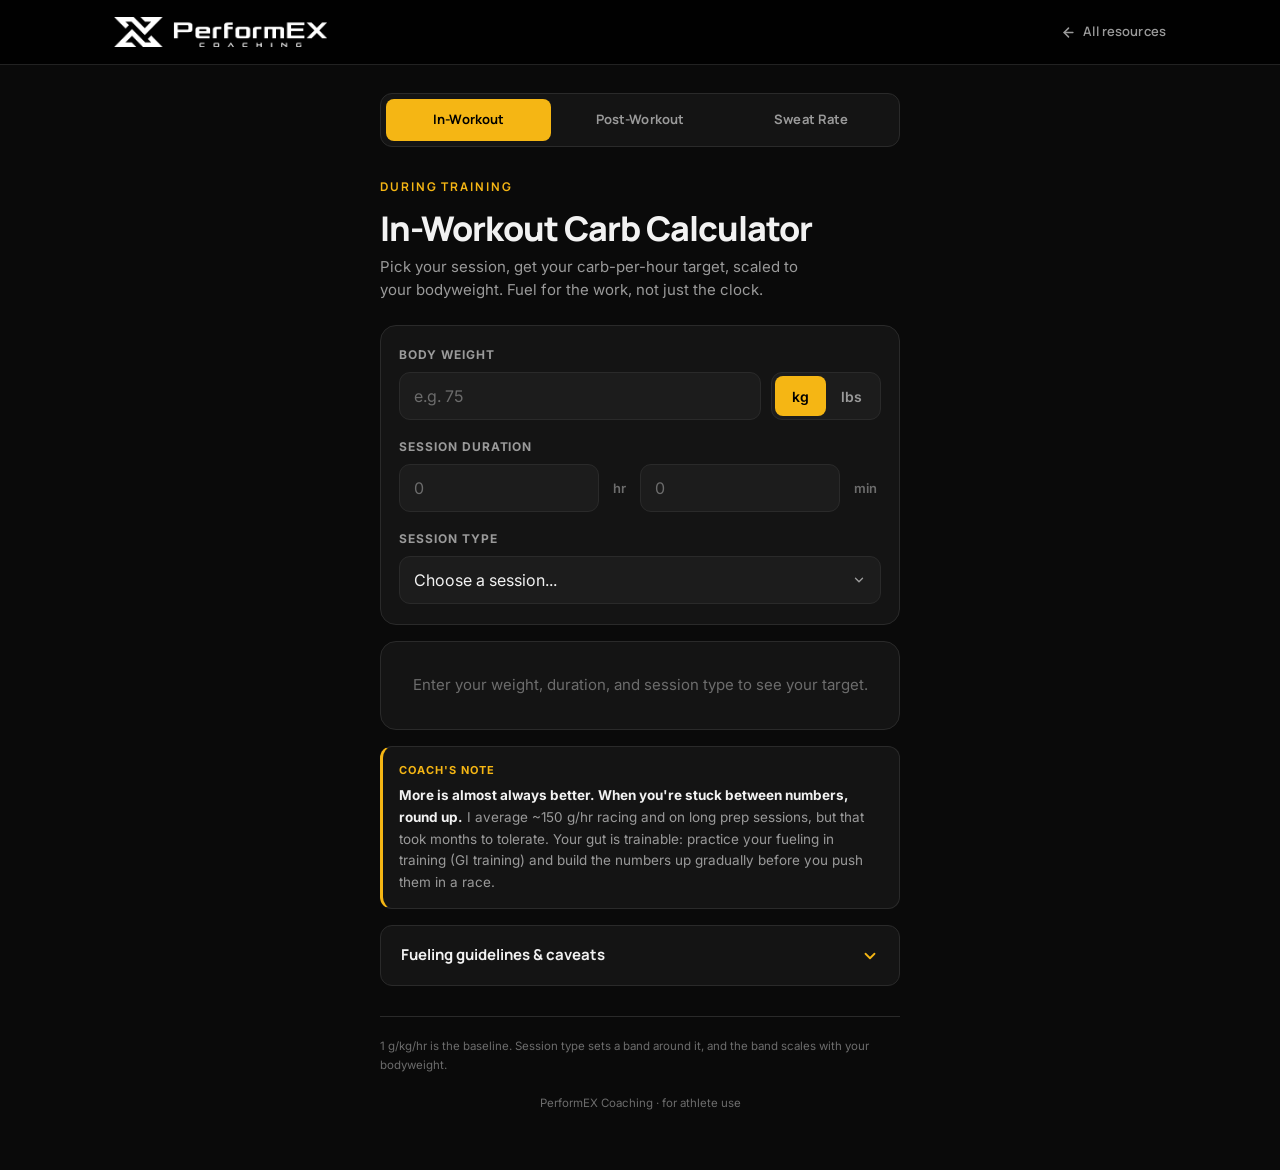
<file: tool-in-workout.html>
<!DOCTYPE html>
<html lang="en">
<head>
<meta charset="UTF-8">
<link rel="icon" type="image/x-icon" href="data:,">
<link rel="icon" type="image/png" sizes="32x32" href="favicon.png">
<link rel="icon" type="image/png" sizes="192x192" href="favicon.png">
<link rel="apple-touch-icon" href="favicon.png">
<meta name="viewport" content="width=device-width, initial-scale=1.0, viewport-fit=cover">
<meta name="theme-color" content="#0a0a0a">
<title>In-Workout Fueling - Performex Coaching</title>
<link rel="icon" type="image/png" href="favicon.png">
<link rel="preconnect" href="https://fonts.googleapis.com">
<link rel="preconnect" href="https://fonts.gstatic.com" crossorigin>
<link href="https://fonts.googleapis.com/css2?family=Manrope:wght@400;500;600;700;800&family=Inter:wght@400;500;600;700&display=swap" rel="stylesheet">
<link rel="stylesheet" href="resources.css?v=7">
</head>
<body>

<nav class="site-nav">
  <div class="site-nav-inner">
    <a href="index.html" class="site-nav-logo"><img src="header.png" alt="Performex Coaching"></a>
    <a href="resources.html" class="site-nav-back">
      <svg width="15" height="15" viewBox="0 0 24 24" fill="none" stroke="currentColor" stroke-width="2.4" stroke-linecap="round" stroke-linejoin="round"><line x1="19" y1="12" x2="5" y2="12"></line><polyline points="12 19 5 12 12 5"></polyline></svg>
      All resources
    </a>
  </div>
</nav>

<main class="wrap">

  <nav class="tool-switch" aria-label="Switch tool">
    <a href="tool-in-workout.html" class="active">In-Workout</a>
    <a href="tool-post-workout.html">Post-Workout</a>
    <a href="tool-sweat-rate.html">Sweat Rate</a>
  </nav>

  <span class="eyebrow">During training</span>
  <h1 class="tool-title">In-Workout Carb Calculator</h1>
  <p class="tool-sub">Pick your session, get your carb-per-hour target, scaled to your bodyweight. Fuel for the work, not just the clock.</p>

  <!-- Inputs -->
  <div class="card">
    <div class="field">
      <label>Body weight</label>
      <div class="input-row">
        <input type="number" id="weight" inputmode="decimal" placeholder="e.g. 75" min="1" step="0.1">
        <div class="toggle">
          <button id="kgBtn" class="active" type="button">kg</button>
          <button id="lbsBtn" type="button">lbs</button>
        </div>
      </div>
    </div>

    <div class="field">
      <label>Session duration</label>
      <div class="input-row">
        <input type="number" id="hours" inputmode="numeric" placeholder="0" min="0" step="1">
        <div class="dur-suffix">hr</div>
        <input type="number" id="minutes" inputmode="numeric" placeholder="0" min="0" max="59" step="1">
        <div class="dur-suffix">min</div>
      </div>
    </div>

    <div class="field">
      <label>Session type</label>
      <select id="session">
        <option value="" disabled selected>Choose a session...</option>
        <option value="easy">Easy (Z1-Z2)</option>
        <option value="long">Long ride / long run (easy-moderate, not purely easy)</option>
        <option value="modhard">Hard Workouts</option>
        <option value="advanced">Advanced fueling experimentation</option>
        <option value="race">Racing</option>
      </select>
    </div>
  </div>

  <!-- Result -->
  <div id="result" class="result empty">
    <div class="msg">Enter your weight, duration, and session type to see your target.</div>
  </div>

  <!-- Coach note -->
  <div class="coach">
    <div class="tag">Coach's note</div>
    <p><b>More is almost always better. When you're stuck between numbers, round up.</b> I average ~150 g/hr racing and on long prep sessions, but that took months to tolerate. Your gut is trainable: practice your fueling in training (GI training) and build the numbers up gradually before you push them in a race.</p>
  </div>

  <!-- Reference -->
  <details class="ref card">
    <summary>Fueling guidelines &amp; caveats
      <svg class="chev" width="18" height="18" viewBox="0 0 24 24" fill="none" stroke="currentColor" stroke-width="2.4" stroke-linecap="round" stroke-linejoin="round"><polyline points="6 9 12 15 18 9"></polyline></svg>
    </summary>
    <div class="g">

      <div class="g-item">
        <div class="g-num">Guideline 1</div>
        <div class="g-title">Easy training under 1 hour (Z1-Z2)</div>
        <div class="g-body"><span class="g-target">No mid-exercise carbs required.</span> A gel is reasonable if you feel depleted or want to support recovery ahead of a heavy training day.</div>
      </div>

      <div class="g-item">
        <div class="g-num">Guideline 2</div>
        <div class="g-title">Easy training 1-2 hours (Z1-Z2)</div>
        <div class="g-body">Aim for <span class="g-target">45-60 g/hr</span> (reference athlete). Supports recovery and adaptation without negatively impacting fat oxidation.</div>
        <div class="g-cav"><span class="lbl">Caveat:</span> Female athletes should not underfuel. Low energy availability can disrupt the endocrine system and lead to long-term health and performance issues.</div>
        <div class="g-cav"><span class="lbl">Caveat 2:</span> Athletes with a history of eating disorders or related health issues should aim for at least 60-90 g/hr on all sessions over 1 hour, regardless of intensity. Accidental underfueling carries a much higher cost in this population.</div>
      </div>

      <div class="g-item">
        <div class="g-num">Guideline 3</div>
        <div class="g-title">Easy training over 2 hours (Z1-Z2)</div>
        <div class="g-body">Aim for <span class="g-target">60-75 g/hr</span> (reference athlete). Many can "get through" these with less, but the recovery cost is rarely worth it. As duration climbs, so does the demand on recovery and adaptation.</div>
      </div>

      <div class="g-item">
        <div class="g-num">Guideline 4</div>
        <div class="g-title">Easy-moderate sessions that aren't purely easy</div>
        <div class="g-body">Longer rides, long runs, many marathon workouts. Aim for <span class="g-target">75-90 g/hr</span> (reference athlete), regardless of duration. Most long runs aren't truly easy. Higher intake improves performance, supports adaptation, and gives valuable gut training.</div>
      </div>

      <div class="g-item">
        <div class="g-num">Guideline 5</div>
        <div class="g-title">Hard workouts under 90 min (Z3+)</div>
        <div class="g-body">Aim for <span class="g-target">~60 g/hr</span> (reference athlete). Covers most mid-week workouts where the goal is adaptation, not just survival. No fat-oxidation benefit to underfueling short, hard sessions.</div>
      </div>

      <div class="g-item">
        <div class="g-num">Guideline 6</div>
        <div class="g-title">Hard workouts over 90 min (Z3+)</div>
        <div class="g-body">Aim for <span class="g-target">75-90 g/hr</span> (reference athlete).</div>
      </div>

      <div class="g-item">
        <div class="g-num">Guideline 7</div>
        <div class="g-title">Advanced fueling experimentation</div>
        <div class="g-body">Once comfortable at the standard high-carb range, experiment with <span class="g-target">105-120+ g/hr</span> (reference athlete) on hard sessions over 90 min or easy/moderate sessions over 2 hours. Going higher tends to favor faster athletes with higher outputs, but the standard range works for almost everyone and is what most people mean by "high-carb fueling."</div>
      </div>

      <div class="g-item">
        <div class="g-num">Guideline 8</div>
        <div class="g-title">Racing</div>
        <div class="g-body">Apply Guidelines 6 &amp; 7 based on effort and duration. GI issues in races usually come from pushing high carb without practice, or holding high intake when effort drops (long downhills, late-race fatigue). <b>Fuel for effort, not just time.</b></div>
        <div class="g-cav"><span class="lbl">Caveat:</span> GI issues can also come from doing extreme or unfamiliar things during the carb-load period. Don't overdo your diet race week. Reduced training volume already boosts glycogen storage if you're eating normal, satisfying meals.</div>
      </div>

      <div class="scalenote"><b>How the targets are calculated:</b> the ranges above are written for a reference ~70&nbsp;kg athlete. The calculator anchors them to your 1&nbsp;g/kg/hr rule and scales each band to your actual bodyweight, so the recommendation tracks your size instead of a fixed gram number.</div>

    </div>
  </details>

  <footer class="tool-foot">
    <p>1 g/kg/hr is the baseline. Session type sets a band around it, and the band scales with your bodyweight.</p>
    <p class="brandline">PerformEX Coaching · for athlete use</p>
  </footer>

</main>

<script>
(function(){
  var unit = 'kg';
  var weightEl = document.getElementById('weight');
  var hoursEl  = document.getElementById('hours');
  var minsEl   = document.getElementById('minutes');
  var sessEl   = document.getElementById('session');
  var kgBtn    = document.getElementById('kgBtn');
  var lbsBtn   = document.getElementById('lbsBtn');
  var resultEl = document.getElementById('result');

  kgBtn.addEventListener('click', function(){ unit='kg'; kgBtn.classList.add('active'); lbsBtn.classList.remove('active'); render(); });
  lbsBtn.addEventListener('click', function(){ unit='lbs'; lbsBtn.classList.add('active'); kgBtn.classList.remove('active'); render(); });
  [weightEl,hoursEl,minsEl,sessEl].forEach(function(el){ el.addEventListener('input', render); el.addEventListener('change', render); });

  // Multipliers are x times the 1 g/kg/hr baseline. Calibrated so a ~70kg
  // reference athlete reproduces the written guideline numbers.
  function getBand(session, durMin){
    switch(session){
      case 'easy':
        if(durMin < 60) return {none:true, label:'Easy · under 1 hr',
          ctx:'<b>No mid-workout carbs required.</b> A gel is still reasonable if you feel depleted or want to top up recovery before a heavy training day.'};
        if(durMin <= 120) return {lo:0.65, hi:0.85, label:'Easy · 1-2 hr',
          ctx:'Supports recovery and adaptation without blunting fat oxidation.',
          caveat:'Don\'t underfuel. For female athletes and anyone with a history of disordered eating, hold at least 60-90 g/hr on any session over 1 hr. Accidental underfueling costs more than overfueling.'};
        return {lo:0.85, hi:1.05, label:'Easy · over 2 hr',
          ctx:'You can get through these on less, but the recovery cost is rarely worth it. The longer you go, the more recovery and adaptation demand fuel.',
          caveat:'History of disordered eating: hold at least 60-90 g/hr on any session over 1 hr, regardless of intensity.'};
      case 'long':
        return {lo:1.05, hi:1.30, label:'Long ride / long run',
          ctx:'Most long sessions aren\'t truly easy. This range improves performance, supports adaptation, and is valuable gut training. <b>Aim toward the top end.</b>'};
      case 'modhard':
        if(durMin < 90) return {lo:0.85, hi:1.00, label:'Hard workout · under 90 min',
          ctx:'Goal here is adaptation, not just surviving the session. No fat-oxidation benefit to underfueling a short, hard effort. <b>Aim toward the top of the band</b> (around your 1:1 bodyweight number).'};
        return {lo:1.05, hi:1.30, label:'Hard workout · 90 min+',
          ctx:'Sustained hard work that sits at and above your 1:1 baseline. <b>Aim toward the top of the range.</b>'};
      case 'advanced':
        return {lo:1.50, hi:1.75, plus:true, label:'Advanced fueling experimentation',
          ctx:'For athletes already comfortable at the standard high-carb range, on hard sessions over 90 min or easy/moderate sessions over 2 hr. Favors faster athletes with higher outputs. <b>Only push this once your gut is trained.</b>'};
      case 'race':
        return {lo:1.05, hi:1.30, push:1.50, label:'Racing',
          ctx:'Sits at and above your 1:1 baseline. Well-practiced athletes push even higher (1.5x+ bodyweight) on harder, longer efforts. <b>Fuel for effort, not just time.</b> Ease off on long downhills and late-race lulls, and don\'t try anything new during race-week carb-loading.'};
      default: return null;
    }
  }

  function toKg(val){ return unit==='kg' ? val : val/2.20462; }
  function r5(x){ return Math.round(x/5)*5; }

  function render(){
    var w = parseFloat(weightEl.value);
    var h = parseInt(hoursEl.value||'0',10);
    var m = parseInt(minsEl.value||'0',10);
    var session = sessEl.value;
    var durMin = (isNaN(h)?0:h)*60 + (isNaN(m)?0:m);

    if(!w || w<=0 || durMin<=0 || !session){
      resultEl.className = 'result empty';
      resultEl.innerHTML = '<div class="msg">Enter your weight, duration, and session type to see your target.</div>';
      return;
    }

    var b = getBand(session, durMin);
    var kg = toKg(w);
    var baseline = Math.round(kg); // 1 g/kg/hr
    var durHrs = durMin/60;
    var durLabel = ((h>0? h+' hr ' : '') + (m>0? m+' min' : (h>0?'':'0 min'))).trim();

    if(b.none){
      resultEl.className = 'result';
      resultEl.innerHTML =
        '<div class="r-eyebrow">'+b.label+'</div>'+
        '<div class="headline"><span class="num">0</span><span class="unit">g/hr</span></div>'+
        '<div class="total">Optional · '+durLabel+'</div>'+
        '<div class="baseline">Your 1 g/kg/hr baseline: <b>'+baseline+' g/hr</b>. Handy if you choose to fuel anyway.</div>'+
        '<div class="ctx">'+b.ctx+'</div>';
      return;
    }

    var lo = r5(kg*b.lo);
    var hi = r5(kg*b.hi);
    if(lo===hi) hi = lo+5;
    var rateLabel = lo+'-'+hi + (b.plus?'+':'');

    var totalLo = Math.round(lo*durHrs);
    var totalHi = Math.round(hi*durHrs);
    var totalLabel = totalLo+'-'+totalHi + (b.plus?'+':'');

    var pushHtml = '';
    if(b.push){
      var pushVal = r5(kg*b.push);
      pushHtml = '<div class="total" style="margin-top:8px;color:var(--muted);font-size:13.5px;">Experienced push: <b style="color:var(--gold)">'+pushVal+'+ g/hr</b></div>';
    }

    var caveatHtml = '';
    if(b.caveat){
      caveatHtml = '<div class="caveat-inline">'+
        '<svg width="15" height="15" viewBox="0 0 24 24" fill="none" stroke="#e0b341" stroke-width="2.2" stroke-linecap="round" stroke-linejoin="round"><path d="M10.29 3.86 1.82 18a2 2 0 0 0 1.71 3h16.94a2 2 0 0 0 1.71-3L13.71 3.86a2 2 0 0 0-3.42 0z"></path><line x1="12" y1="9" x2="12" y2="13"></line><line x1="12" y1="17" x2="12.01" y2="17"></line></svg>'+
        '<div>'+b.caveat+'</div></div>';
    }

    resultEl.className = 'result';
    resultEl.innerHTML =
      '<div class="r-eyebrow">'+b.label+'</div>'+
      '<div class="headline"><span class="num">'+rateLabel+'</span><span class="unit">g/hr</span></div>'+
      '<div class="total"><b>'+totalLabel+' g</b> total over '+durLabel+'</div>'+
      pushHtml+
      '<div class="baseline">Your 1 g/kg/hr baseline: <b>'+baseline+' g/hr</b></div>'+
      '<div class="ctx">'+b.ctx+'</div>'+
      caveatHtml;
  }

  render();
})();
</script>
</body>
</html>
</file>
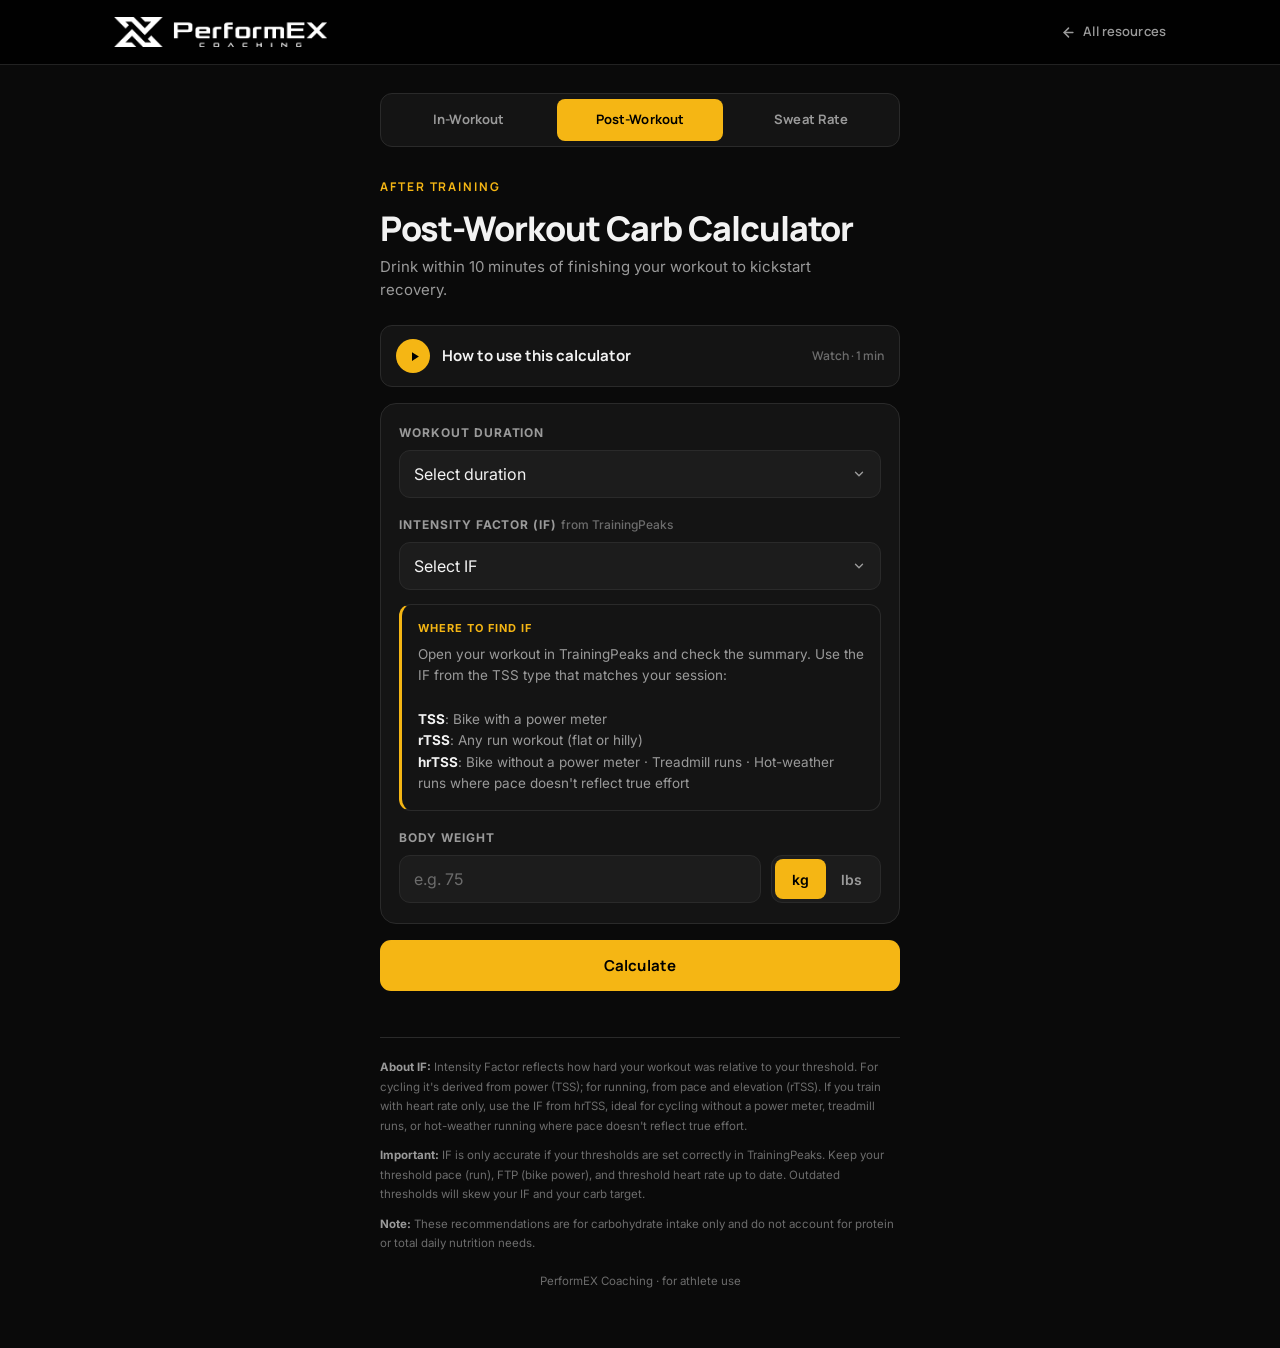
<file: tool-post-workout.html>
<!DOCTYPE html>
<html lang="en">
<head>
<meta charset="UTF-8">
<link rel="icon" type="image/x-icon" href="data:,">
<link rel="icon" type="image/png" sizes="32x32" href="favicon.png">
<link rel="icon" type="image/png" sizes="192x192" href="favicon.png">
<link rel="apple-touch-icon" href="favicon.png">
<meta name="viewport" content="width=device-width, initial-scale=1.0, viewport-fit=cover">
<meta name="theme-color" content="#0a0a0a">
<title>Post-Workout Carbs - Performex Coaching</title>
<link rel="icon" type="image/png" href="favicon.png">
<link rel="preconnect" href="https://fonts.googleapis.com">
<link rel="preconnect" href="https://fonts.gstatic.com" crossorigin>
<link href="https://fonts.googleapis.com/css2?family=Manrope:wght@400;500;600;700;800&family=Inter:wght@400;500;600;700&display=swap" rel="stylesheet">
<link rel="stylesheet" href="resources.css?v=7">
</head>
<body>

<nav class="site-nav">
  <div class="site-nav-inner">
    <a href="index.html" class="site-nav-logo"><img src="header.png" alt="Performex Coaching"></a>
    <a href="resources.html" class="site-nav-back">
      <svg width="15" height="15" viewBox="0 0 24 24" fill="none" stroke="currentColor" stroke-width="2.4" stroke-linecap="round" stroke-linejoin="round"><line x1="19" y1="12" x2="5" y2="12"></line><polyline points="12 19 5 12 12 5"></polyline></svg>
      All resources
    </a>
  </div>
</nav>

<main class="wrap">

  <nav class="tool-switch" aria-label="Switch tool">
    <a href="tool-in-workout.html">In-Workout</a>
    <a href="tool-post-workout.html" class="active">Post-Workout</a>
    <a href="tool-sweat-rate.html">Sweat Rate</a>
  </nav>

  <span class="eyebrow">After training</span>
  <h1 class="tool-title">Post-Workout Carb Calculator</h1>
  <p class="tool-sub">Drink within 10 minutes of finishing your workout to kickstart recovery.</p>

  <details class="video-toggle">
    <summary class="video-btn">
      <span class="video-play-ico" aria-hidden="true"><svg width="15" height="15" viewBox="0 0 24 24" fill="currentColor"><path d="M8 5v14l11-7z"></path></svg></span>
      How to use this calculator
      <span class="video-meta">Watch · 1 min</span>
    </summary>
    <div class="explainer-video">
      <video controls preload="none" playsinline poster="post-workout-explainer-poster.jpg">
        <source src="post-workout-explainer.mp4" type="video/mp4">
        Your browser can't play this video. <a href="post-workout-explainer.mp4">Download it here</a>.
      </video>
    </div>
  </details>

  <div class="card">
    <!-- Duration -->
    <div class="field">
      <label>Workout duration</label>
      <select id="duration">
        <option value="">Select duration</option>
        <option value="0-45">Up to 45 min</option>
        <option value="46-75">46 – 75 min</option>
        <option value="76-120">76 – 120 min</option>
        <option value="121-180">121 – 180 min</option>
        <option value="181-240">181 – 240 min</option>
        <option value="240+">More than 240 min</option>
      </select>
    </div>

    <!-- IF -->
    <div class="field">
      <label>Intensity Factor (IF) <span class="opt">from TrainingPeaks</span></label>
      <select id="if_val">
        <option value="">Select IF</option>
        <option value="easy">Below 0.71</option>
        <option value="endurance">0.71 – 0.77</option>
        <option value="tempo">0.78 – 0.85</option>
        <option value="threshold">Above 0.85</option>
      </select>
      <div class="coach" style="margin-top:14px;margin-bottom:0;">
        <div class="tag">Where to find IF</div>
        <p>Open your workout in TrainingPeaks and check the summary. Use the IF from the TSS type that matches your session:<br><br>
        <b>TSS</b>: Bike with a power meter<br>
        <b>rTSS</b>: Any run workout (flat or hilly)<br>
        <b>hrTSS</b>: Bike without a power meter · Treadmill runs · Hot-weather runs where pace doesn't reflect true effort</p>
      </div>
    </div>

    <!-- Body Weight -->
    <div class="field">
      <label>Body weight</label>
      <div class="input-row">
        <input type="number" id="weight" placeholder="e.g. 75" min="30" max="250" inputmode="decimal">
        <div class="toggle">
          <button class="active" id="btn-kg" type="button" onclick="setUnit('kg')">kg</button>
          <button id="btn-lbs" type="button" onclick="setUnit('lbs')">lbs</button>
        </div>
      </div>
      <span class="error-msg" id="weight-error">Please enter a valid body weight.</span>
    </div>
  </div>

  <button class="btn-primary" onclick="calculate()" style="margin-bottom:16px;">Calculate</button>

  <!-- Result -->
  <div id="result" style="display:none;">
    <div class="result-cards">
      <div class="r-card highlight">
        <div class="r-label">Your post-workout target</div>
        <div class="r-value" id="res-grams">–</div>
        <div class="r-sub" id="res-weight-label">based on your body weight</div>
      </div>
    </div>
    <div class="coach" style="border-left-color:var(--gold);">
      <div class="tag">Timing</div>
      <p><b>Drink this within 10 minutes</b> of finishing your workout to kickstart glycogen resynthesis. Ideally liquid carbs: a recovery mix, fruit juice, or chocolate milk. Follow with a full meal within 2 hours.</p>
    </div>
  </div>

  <footer class="tool-foot">
    <p><b>About IF:</b> Intensity Factor reflects how hard your workout was relative to your threshold. For cycling it's derived from power (TSS); for running, from pace and elevation (rTSS). If you train with heart rate only, use the IF from hrTSS, ideal for cycling without a power meter, treadmill runs, or hot-weather running where pace doesn't reflect true effort.</p>
    <p><b>Important:</b> IF is only accurate if your thresholds are set correctly in TrainingPeaks. Keep your threshold pace (run), FTP (bike power), and threshold heart rate up to date. Outdated thresholds will skew your IF and your carb target.</p>
    <p><b>Note:</b> These recommendations are for carbohydrate intake only and do not account for protein or total daily nutrition needs.</p>
    <p class="brandline">PerformEX Coaching · for athlete use</p>
  </footer>

</main>

<script>
  // Lookup table: [duration][if_bucket] = [lo_gkg, hi_gkg]
  const TABLE = {
    "0-45":    { easy: [0.3,0.4], endurance: [0.4,0.5], tempo: [0.5,0.6], threshold: [0.5,0.7] },
    "46-75":   { easy: [0.3,0.4], endurance: [0.4,0.5], tempo: [0.5,0.6], threshold: [0.6,0.7] },
    "76-120":  { easy: [0.4,0.5], endurance: [0.5,0.6], tempo: [0.6,0.7], threshold: [0.7,0.8] },
    "121-180": { easy: [0.8,0.9], endurance: [0.9,1.0], tempo: [1.0,1.1], threshold: [1.1,1.2] },
    "181-240": { easy: [0.8,0.9], endurance: [1.0,1.1], tempo: [1.1,1.2], threshold: [1.2,null] },
    "240+":    { easy: [0.8,0.9], endurance: [1.0,1.1], tempo: [1.1,1.2], threshold: [1.2,null] },
  };

  let unit = 'kg';

  function setUnit(u) {
    unit = u;
    document.getElementById('btn-kg').classList.toggle('active', u === 'kg');
    document.getElementById('btn-lbs').classList.toggle('active', u === 'lbs');
    document.getElementById('weight').placeholder = u === 'kg' ? 'e.g. 75' : 'e.g. 165';
  }

  function fmt(n) { return Math.round(n); }

  function calculate() {
    const duration = document.getElementById('duration').value;
    const if_val   = document.getElementById('if_val').value;
    const weightRaw = parseFloat(document.getElementById('weight').value);
    const errEl = document.getElementById('weight-error');

    let valid = true;

    if (!duration) {
      errEl.textContent = 'Please select a workout duration.';
      errEl.style.display = 'block';
      valid = false;
    } else if (!if_val) {
      errEl.textContent = 'Please select your Intensity Factor (IF).';
      errEl.style.display = 'block';
      valid = false;
    } else if (isNaN(weightRaw) || weightRaw <= 0) {
      errEl.textContent = 'Please enter your body weight.';
      errEl.style.display = 'block';
      valid = false;
    } else {
      errEl.style.display = 'none';
    }

    if (!valid) return;

    const weightKg = unit === 'kg' ? weightRaw : weightRaw / 2.20462;

    const [lo, hi] = TABLE[duration][if_val];

    const loG  = lo  * weightKg;
    const hiG  = hi  ? hi * weightKg : null;

    document.getElementById('res-grams').textContent = hi
      ? `${fmt(loG)}–${fmt(hiG)}g`
      : `${fmt(loG)}g`;
    document.getElementById('res-weight-label').textContent =
      `based on ${unit === 'kg' ? weightRaw + ' kg' : weightRaw + ' lbs'} body weight`;

    document.getElementById('result').style.display = 'block';
    document.getElementById('result').scrollIntoView({ behavior: 'smooth', block: 'nearest' });
  }
</script>
</body>
</html>
</file>
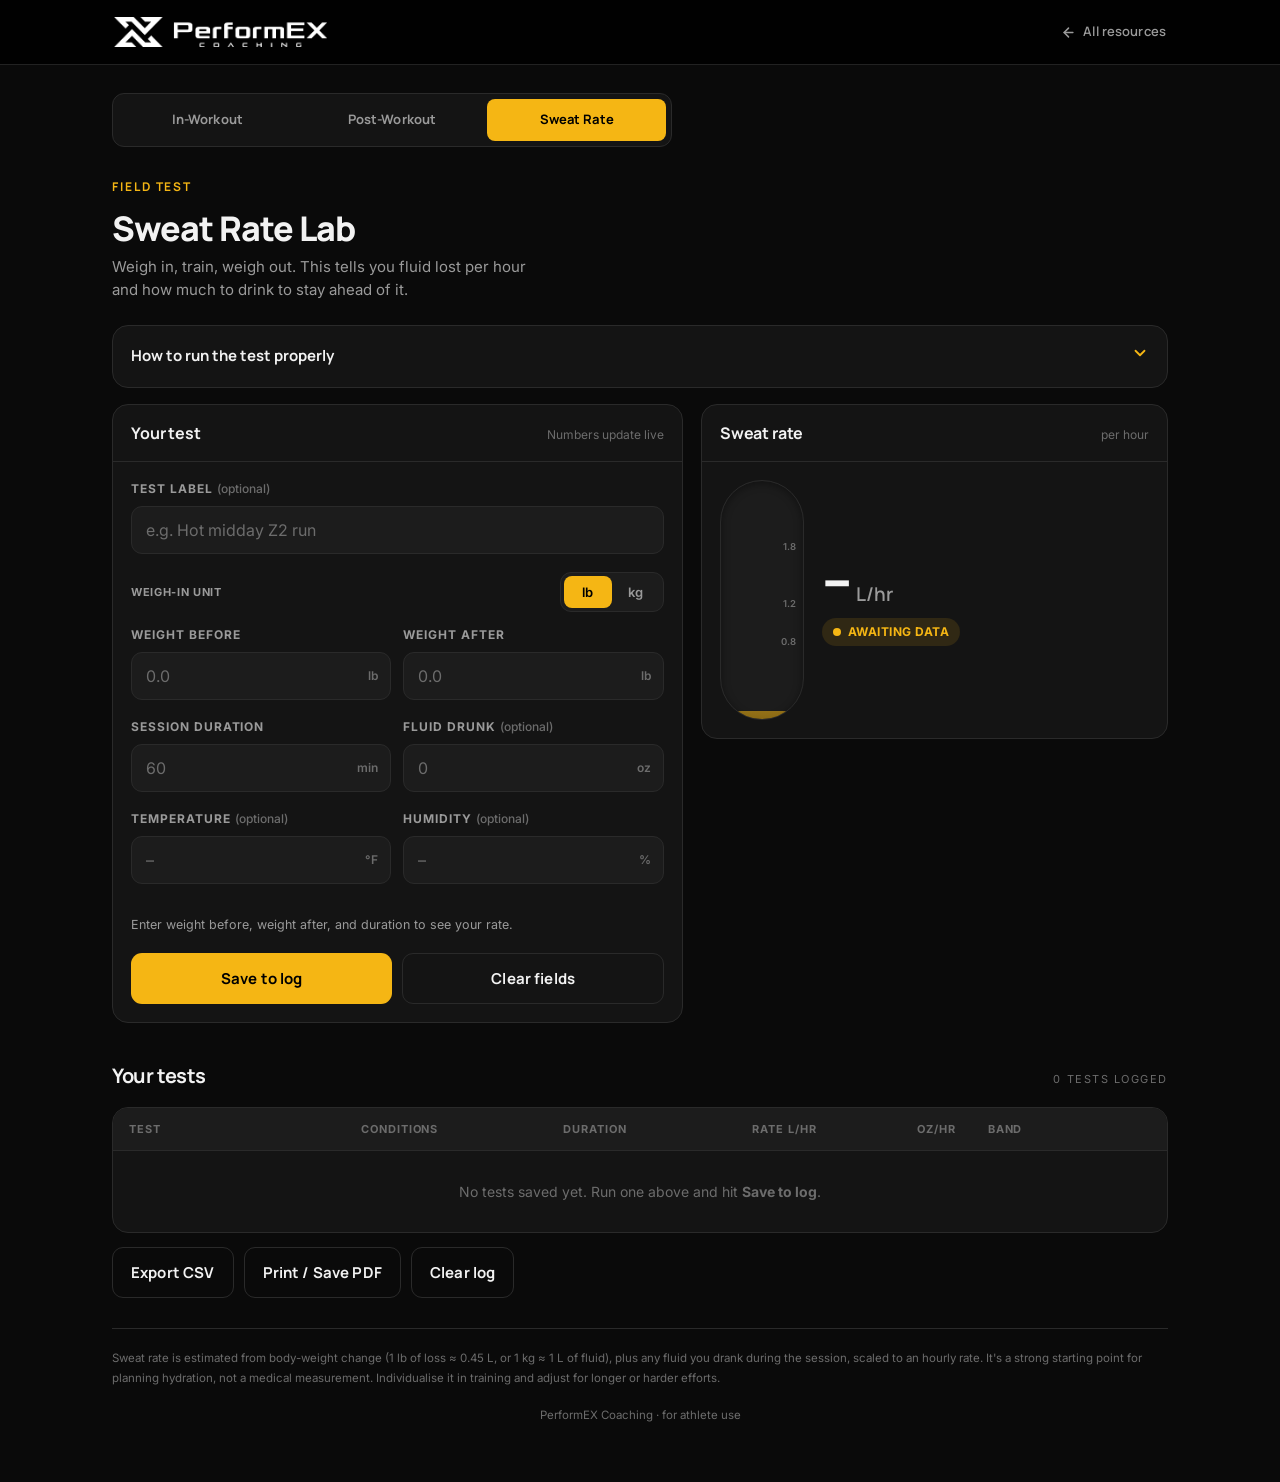
<file: tool-sweat-rate.html>
<!DOCTYPE html>
<html lang="en">
<head>
<meta charset="UTF-8">
<link rel="icon" type="image/x-icon" href="data:,">
<link rel="icon" type="image/png" sizes="32x32" href="favicon.png">
<link rel="icon" type="image/png" sizes="192x192" href="favicon.png">
<link rel="apple-touch-icon" href="favicon.png">
<meta name="viewport" content="width=device-width, initial-scale=1.0, viewport-fit=cover">
<meta name="theme-color" content="#0a0a0a">
<title>Sweat Rate Lab - Performex Coaching</title>
<link rel="icon" type="image/png" href="favicon.png">
<link rel="preconnect" href="https://fonts.googleapis.com">
<link rel="preconnect" href="https://fonts.gstatic.com" crossorigin>
<link href="https://fonts.googleapis.com/css2?family=Manrope:wght@400;500;600;700;800&family=Inter:wght@400;500;600;700&display=swap" rel="stylesheet">
<link rel="stylesheet" href="resources.css?v=7">
<style>
/* ---- PRINT / SAVE PDF: fit to one page, light & legible ---- */
@media print{
  @page{ size:auto; margin:11mm; }
  :root{
    --bg:#fff; --surface:#fff; --surface-2:#f4f4f4; --surface-3:#ededed;
    --border:#cfcfcf; --border-soft:#e2e2e2;
    --text:#111; --muted:#444; --muted-2:#666;
    --gold:#c8920b; --gold-dark:#a87a09; --gold-soft:rgba(245,182,20,.14); --gold-line:rgba(200,146,11,.45);
  }
  *{ -webkit-print-color-adjust:exact; print-color-adjust:exact; box-shadow:none!important; }
  html,body{ background:#fff!important; color:#111!important; }
  .site-nav,.tool-switch,.proto,.actions,.log-actions,.panel-h .hint,.brandline,.del{ display:none!important; }
  #logtable th:last-child,#logtable td:last-child{ display:none!important; }
  .wrap-wide{ max-width:none!important; padding:0!important; }
  .eyebrow{ margin-bottom:5px!important; }
  .tool-title{ font-size:26px!important; margin-bottom:4px!important; }
  .tool-sub{ font-size:12px!important; max-width:none!important; margin-bottom:12px!important; }
  .lab{ grid-template-columns:1fr 1fr!important; gap:12px!important; page-break-inside:avoid; break-inside:avoid; }
  .panel{ background:#fff!important; border:1px solid var(--border)!important; break-inside:avoid; page-break-inside:avoid; }
  .panel-h{ padding:10px 12px!important; }
  .panel-h h2{ font-size:15px!important; }
  .panel-b{ padding:12px!important; }
  input,select{ background:#fff!important; color:#111!important; border-color:var(--border)!important; }
  label{ color:#333!important; }
  .lab-result{ grid-template-columns:62px 1fr!important; gap:12px!important; }
  .gauge{ width:62px!important; height:150px!important; }
  .bignum{ font-size:34px!important; }
  .band{ color:var(--gold-dark)!important; }
  .rehydrate{ margin-top:12px!important; padding:11px 12px!important; break-inside:avoid; }
  .rehy-sub{ font-size:11.5px!important; margin-bottom:9px!important; }
  .rehy-aim,.rehy-foot{ font-size:11px!important; margin-top:9px!important; }
  .block{ padding:14px 0 0!important; break-inside:avoid; page-break-inside:avoid; }
  .block-h{ margin-bottom:8px!important; }
  .block-h h2{ font-size:15px!important; }
  table{ font-size:10.5px!important; }
  th,td{ padding:6px 8px!important; }
  .tool-foot{ margin-top:10px!important; }
  .tool-foot p{ font-size:9.5px!important; }
}
</style>
</head>
<body>

<nav class="site-nav">
  <div class="site-nav-inner">
    <a href="index.html" class="site-nav-logo"><img src="header.png" alt="Performex Coaching"></a>
    <a href="resources.html" class="site-nav-back">
      <svg width="15" height="15" viewBox="0 0 24 24" fill="none" stroke="currentColor" stroke-width="2.4" stroke-linecap="round" stroke-linejoin="round"><line x1="19" y1="12" x2="5" y2="12"></line><polyline points="12 19 5 12 12 5"></polyline></svg>
      All resources
    </a>
  </div>
</nav>

<main class="wrap-wide">

  <nav class="tool-switch" aria-label="Switch tool" style="max-width:560px;">
    <a href="tool-in-workout.html">In-Workout</a>
    <a href="tool-post-workout.html">Post-Workout</a>
    <a href="tool-sweat-rate.html" class="active">Sweat Rate</a>
  </nav>

  <span class="eyebrow">Field test</span>
  <h1 class="tool-title">Sweat Rate Lab</h1>
  <p class="tool-sub">Weigh in, train, weigh out. This tells you fluid lost per hour and how much to drink to stay ahead of it.</p>

  <!-- PROTOCOL -->
  <details class="proto card" style="padding:0;">
    <summary style="padding:18px;">How to run the test properly <span class="chev"><svg width="18" height="18" viewBox="0 0 24 24" fill="none" stroke="currentColor" stroke-width="2.4" stroke-linecap="round" stroke-linejoin="round"><polyline points="6 9 12 15 18 9"></polyline></svg></span></summary>
    <div class="body" style="padding:0 18px 20px;">
      <div class="three">
        <div class="c"><div class="k">Cool</div><div class="v">Early-morning, lower temps</div></div>
        <div class="c"><div class="k">Hot</div><div class="v">Hottest part of the day</div></div>
        <div class="c"><div class="k">Typical</div><div class="v">Your normal training conditions</div></div>
      </div>
      <ol>
        <li><b>Test three times</b> across the conditions above. Keep effort in <b>Zone 2</b> and duration similar each time so the results compare cleanly.</li>
        <li><b>Weigh in with no clothes on</b>, twice for accuracy. That's your <b>before</b> weight.</li>
        <li><b>Train ~60 minutes</b> continuous (running is ideal). Strict version: no fluid or food. If you do drink, log the ounces so it's added back in.</li>
        <li><b>Dry off fully with a towel and then weigh yourself</b>, twice again. That's your <b>after</b> weight.</li>
        <li><b>Log the conditions</b>: temperature, humidity, and workout type, so you can see how your rate shifts with heat.</li>
      </ol>
    </div>
  </details>

  <div class="lab">
    <!-- INPUT -->
    <div class="panel">
      <div class="panel-h">
        <h2>Your test</h2>
        <span class="hint">Numbers update live</span>
      </div>
      <div class="panel-b">
        <div class="field">
          <label for="lbl">Test label <span class="opt">(optional)</span></label>
          <input type="text" id="lbl" placeholder="e.g. Hot midday Z2 run">
        </div>
        <div class="unit-row">
          <span class="unit-row-label">Weigh-in unit</span>
          <div class="toggle" id="wtUnit">
            <button class="active" id="lbBtn" type="button">lb</button>
            <button id="kgBtn" type="button">kg</button>
          </div>
        </div>
        <div class="row2">
          <div class="field">
            <label for="pre">Weight before</label>
            <div class="inpwrap"><input type="number" id="pre" inputmode="decimal" step="0.1" placeholder="0.0"><span class="unit" id="preUnit">lb</span></div>
          </div>
          <div class="field">
            <label for="post">Weight after</label>
            <div class="inpwrap"><input type="number" id="post" inputmode="decimal" step="0.1" placeholder="0.0"><span class="unit" id="postUnit">lb</span></div>
          </div>
        </div>
        <div class="row2">
          <div class="field">
            <label for="dur">Session duration</label>
            <div class="inpwrap"><input type="number" id="dur" inputmode="numeric" step="1" placeholder="60"><span class="unit">min</span></div>
          </div>
          <div class="field">
            <label for="fluid">Fluid drunk <span class="opt">(optional)</span></label>
            <div class="inpwrap"><input type="number" id="fluid" inputmode="decimal" step="1" placeholder="0"><span class="unit" id="fluidUnit">oz</span></div>
          </div>
        </div>
        <div class="row2">
          <div class="field">
            <label for="temp">Temperature <span class="opt">(optional)</span></label>
            <div class="inpwrap"><input type="number" id="temp" inputmode="numeric" placeholder="–"><span class="unit">°F</span></div>
          </div>
          <div class="field">
            <label for="hum">Humidity <span class="opt">(optional)</span></label>
            <div class="inpwrap"><input type="number" id="hum" inputmode="numeric" placeholder="–"><span class="unit">%</span></div>
          </div>
        </div>
        <div class="note ok" id="note">Enter weight before, weight after, and duration to see your rate.</div>
        <div class="actions" style="margin-top:18px;">
          <button class="btn-primary" id="save">Save to log</button>
          <button class="btn-ghost" id="clear">Clear fields</button>
        </div>
      </div>
    </div>

    <!-- RESULT -->
    <div class="panel">
      <div class="panel-h"><h2>Sweat rate</h2><span class="hint">per hour</span></div>
      <div class="panel-b">
        <div class="lab-result">
          <div class="gauge">
            <div class="ticks">
              <span style="bottom:100%">2.5</span>
              <span style="bottom:72%">1.8</span>
              <span style="bottom:48%">1.2</span>
              <span style="bottom:32%">0.8</span>
              <span style="bottom:2%">0</span>
            </div>
            <div class="fill" id="fill"><div class="wave"></div></div>
          </div>
          <div class="readout">
            <div class="bignum" id="big">–<span>L/hr</span></div>
            <div class="band" id="band"><span class="dot"></span>Awaiting data</div>
            <div class="alt" id="alt" style="display:none">
              <div><b id="ozhr">–</b>oz / hr</div>
              <div><b id="mlhr">–</b>mL / hr</div>
              <div><b id="lostpct">–</b>body wt lost</div>
            </div>
          </div>
        </div>
        <div class="rehydrate" id="rehy" style="display:none">
          <h3>Drink target while training</h3>
          <p class="rehy-sub">Replace <b>most</b> of what you lose while training, not all of it. Matching your full loss faster than your gut can absorb causes sloshing and can dilute your sodium, so you bank a small deficit and top up afterwards.</p>
          <div class="repcap"><span>You're losing</span><b id="lossnum">–</b></div>
          <div class="repbar">
            <div class="repbar-fill" id="repFill"></div>
            <div class="repbar-rest"></div>
          </div>
          <div class="repbar-key">
            <span class="k-drink">Drink <b id="sip">–</b>/hr</span>
            <span class="k-rest">top up <b id="deficit">–</b> after</span>
          </div>
          <p class="rehy-aim">Aim for the upper end, closer to <b id="aimNum">–</b> here, especially in heat or on longer sessions.</p>
          <p class="rehy-foot">That target is roughly <b>65–80%</b> of what you lose. Dial it in over a few sessions and keep total loss under ~2–3% of body weight.</p>
        </div>
      </div>
    </div>
  </div>

  <!-- LOG -->
  <section class="block">
    <div class="block-h">
      <h2>Your tests</h2>
      <span class="lbl" id="logcount">0 tests logged</span>
    </div>
    <div class="logwrap">
      <table id="logtable">
        <thead>
          <tr>
            <th>Test</th>
            <th class="num">Conditions</th>
            <th class="num">Duration</th>
            <th class="num">Rate L/hr</th>
            <th class="num">oz/hr</th>
            <th>Band</th>
            <th></th>
          </tr>
        </thead>
        <tbody id="logbody"></tbody>
      </table>
      <div class="log-empty" id="logempty">No tests saved yet. Run one above and hit <b>Save to log</b>.</div>
    </div>
    <div class="log-actions">
      <button class="btn-ghost" id="export">Export CSV</button>
      <button class="btn-ghost" id="print">Print / Save PDF</button>
      <button class="btn-ghost" id="wipe">Clear log</button>
    </div>
  </section>

  <footer class="tool-foot">
    <p>Sweat rate is estimated from body-weight change (1&nbsp;lb of loss ≈ 0.45&nbsp;L, or 1&nbsp;kg ≈ 1&nbsp;L of fluid), plus any fluid you drank during the session, scaled to an hourly rate. It's a strong starting point for planning hydration, not a medical measurement. Individualise it in training and adjust for longer or harder efforts.</p>
    <p class="brandline">PerformEX Coaching · for athlete use</p>
  </footer>

</main>

<script>
(function(){
  const $ = id => document.getElementById(id);
  const LB_TO_L = 0.453592;      // 1 lb of body-mass loss ≈ 0.4536 L fluid
  const OZ_TO_L = 0.0295735;
  const GAUGE_MAX = 2.5;         // L/hr at top of gauge

  // Brand-aligned intensity ramp (low → very high)
  const bands = [
    {min:0,    label:"Low",       color:"#5bbf8a", deep:"#7fd3a6"},
    {min:0.8,  label:"Moderate",  color:"#f5b614", deep:"#f7c948"},
    {min:1.2,  label:"High",      color:"#e8893a", deep:"#f0a55f"},
    {min:1.8,  label:"Very high", color:"#e0514f", deep:"#ec7472"}
  ];
  function bandFor(r){let b=bands[0];for(const x of bands){if(r>=x.min)b=x;}return b;}

  const KG_TO_L = 1;             // 1 kg of body-mass loss ≈ 1 L fluid
  const ML_TO_L = 0.001;
  const ins = ["pre","post","dur","fluid","temp","hum","lbl"].map($);
  let tests = [];
  let unit = "lb";               // weigh-in unit (lb | kg)

  function setUnit(u){
    unit = u;
    $("lbBtn").classList.toggle("active", u==="lb");
    $("kgBtn").classList.toggle("active", u==="kg");
    $("preUnit").textContent = u;
    $("postUnit").textContent = u;
    $("fluidUnit").textContent = u==="kg" ? "ml" : "oz";
    compute();
  }
  $("lbBtn").addEventListener("click",()=>setUnit("lb"));
  $("kgBtn").addEventListener("click",()=>setUnit("kg"));

  function val(id){const v=parseFloat($(id).value);return isNaN(v)?null:v;}

  function compute(){
    const pre=val("pre"), post=val("post"), dur=val("dur"), fluid=val("fluid")||0;
    const note=$("note");

    if(pre===null||post===null||dur===null){
      note.textContent="Enter weight before, weight after, and duration to see your rate.";
      note.className="note ok"; renderEmpty(); return null;
    }
    if(dur<=0){ note.textContent="Duration needs to be more than zero minutes."; note.className="note"; renderEmpty(); return null; }
    if(post>pre && fluid===0){
      note.textContent="You weigh more after than before with no fluid logged, so double-check the readings or add the fluid you drank.";
      note.className="note"; renderEmpty(); return null;
    }

    const lostWt = pre - post;
    const lostL  = lostWt * (unit==="kg" ? KG_TO_L : LB_TO_L);
    const drankL = fluid * (unit==="kg" ? ML_TO_L : OZ_TO_L);
    const totalL = lostL + drankL;             // true sweat loss
    const rate   = totalL / (dur/60);          // L/hr
    const pctLost = pre>0 ? (lostWt/pre)*100 : 0;

    note.textContent="Looking good, save it to your log to compare across conditions.";
    note.className="note ok";
    render({rate, ozhr:rate/OZ_TO_L, mlhr:rate*1000, pctLost});
    return {rate, pctLost, dur, pre, post, unit, fluid, temp:val("temp"), hum:val("hum"), lbl:$("lbl").value.trim()};
  }

  function renderEmpty(){
    $("fill").style.height="0%";
    $("big").innerHTML='–<span>L/hr</span>';
    const band=$("band"); band.style.background="rgba(245,182,20,.12)"; band.style.color="#f5b614";
    band.innerHTML='<span class="dot"></span>Awaiting data';
    $("alt").style.display="none"; $("rehy").style.display="none";
  }

  function render(d){
    const b=bandFor(d.rate);
    const pct=Math.max(2,Math.min(100,(d.rate/GAUGE_MAX)*100));
    const fill=$("fill");
    fill.style.height=pct+"%";
    fill.style.background=`linear-gradient(180deg, ${b.color}, ${b.color})`;

    $("big").innerHTML=d.rate.toFixed(2)+'<span>L/hr</span>';
    const band=$("band");
    band.style.background=hexA(b.color,.16); band.style.color=b.deep;
    band.innerHTML='<span class="dot"></span>'+b.label;

    $("alt").style.display="flex";
    $("ozhr").textContent=Math.round(d.ozhr);
    $("mlhr").textContent=Math.round(d.mlhr);
    $("lostpct").textContent=d.pctLost.toFixed(1)+"%";

    const LO_F=0.65, HI_F=0.80;
    const fillPct=Math.round(((LO_F+HI_F)/2)*100);
    $("rehy").style.display="block";
    $("repFill").style.flexBasis=fillPct+"%";

    if(unit==="kg"){
      const L=d.rate, dLo=L*LO_F, dHi=L*HI_F;
      $("lossnum").textContent=L.toFixed(2)+" L/hr";
      $("sip").textContent=dLo.toFixed(2)+"–"+dHi.toFixed(2)+" L";
      $("deficit").textContent=(L-dHi).toFixed(2)+"–"+(L-dLo).toFixed(2)+" L";
      $("aimNum").textContent=dHi.toFixed(2)+" L/hr";
    } else {
      const oz=Math.round(d.ozhr), dLo=Math.round(d.ozhr*LO_F), dHi=Math.round(d.ozhr*HI_F);
      $("lossnum").textContent=oz+" oz/hr";
      $("sip").textContent=dLo+"–"+dHi+" oz";
      $("deficit").textContent=(oz-dHi)+"–"+(oz-dLo)+" oz";
      $("aimNum").textContent=dHi+" oz/hr";
    }
  }

  function hexA(hex,a){const n=parseInt(hex.slice(1),16);return`rgba(${n>>16&255},${n>>8&255},${n&255},${a})`;}

  ins.forEach(el=>el.addEventListener("input",compute));

  // ---- log ----
  $("save").addEventListener("click",()=>{
    const r=compute();
    if(!r){$("note").className="note";return;}
    tests.push(r); renderLog();
    const note=$("note"); note.textContent="Saved. "+tests.length+" test"+(tests.length>1?"s":"")+" in your log."; note.className="note ok";
  });

  $("clear").addEventListener("click",()=>{
    ["lbl","pre","post","dur","fluid","temp","hum"].forEach(id=>$(id).value="");
    compute(); $("pre").focus();
  });

  function condStr(t){
    const parts=[];
    if(t.temp!==null) parts.push(t.temp+"°F");
    if(t.hum!==null) parts.push(t.hum+"%");
    return parts.length?parts.join(" · "):"–";
  }

  function renderLog(){
    const body=$("logbody"), empty=$("logempty");
    body.innerHTML="";
    $("logcount").textContent=tests.length+" test"+(tests.length===1?"":"s")+" logged";
    if(!tests.length){empty.style.display="block";return;}
    empty.style.display="none";

    tests.forEach((t,i)=>{
      const b=bandFor(t.rate);
      const tr=document.createElement("tr");
      tr.innerHTML=
        `<td>${escapeHtml(t.lbl||("Test "+(i+1)))}</td>`+
        `<td class="num">${condStr(t)}</td>`+
        `<td class="num">${t.dur} min</td>`+
        `<td class="num">${t.rate.toFixed(2)}</td>`+
        `<td class="num">${Math.round(t.rate/OZ_TO_L)}</td>`+
        `<td><span class="tag-band" style="background:${hexA(b.color,.16)};color:${b.deep}">${b.label}</span></td>`+
        `<td class="num"><button class="del" data-i="${i}" title="Remove" aria-label="Remove test">×</button></td>`;
      body.appendChild(tr);
    });

    if(tests.length>1){
      const avg=tests.reduce((s,t)=>s+t.rate,0)/tests.length;
      const b=bandFor(avg);
      const tr=document.createElement("tr"); tr.className="avg";
      tr.innerHTML=
        `<td>Average</td><td class="num"></td><td class="num"></td>`+
        `<td class="num">${avg.toFixed(2)}</td>`+
        `<td class="num">${Math.round(avg/OZ_TO_L)}</td>`+
        `<td><span class="tag-band" style="background:${hexA(b.color,.16)};color:${b.deep}">${b.label}</span></td><td></td>`;
      body.appendChild(tr);
    }

    body.querySelectorAll(".del").forEach(btn=>{
      btn.addEventListener("click",()=>{tests.splice(+btn.dataset.i,1);renderLog();});
    });
  }

  function escapeHtml(s){return s.replace(/[&<>"']/g,c=>({"&":"&amp;","<":"&lt;",">":"&gt;",'"':"&quot;","'":"&#39;"}[c]));}

  $("export").addEventListener("click",()=>{
    if(!tests.length){alert("Nothing to export yet. Save a test first.");return;}
    const head=["Test","Temp_F","Humidity_%","Duration_min","Weight_unit","Pre","Post","Fluid","Fluid_unit","SweatRate_L_hr","SweatRate_oz_hr","BodyWtLost_%","Band"];
    const rows=tests.map((t,i)=>[
      `"${(t.lbl||("Test "+(i+1))).replace(/"/g,'""')}"`,
      t.temp??"", t.hum??"", t.dur, t.unit||"lb", t.pre, t.post, t.fluid, (t.unit==="kg"?"ml":"oz"),
      t.rate.toFixed(2), Math.round(t.rate/OZ_TO_L), t.pctLost.toFixed(1), bandFor(t.rate).label
    ].join(","));
    const csv=[head.join(","),...rows].join("\n");
    const a=document.createElement("a");
    a.href=URL.createObjectURL(new Blob([csv],{type:"text/csv"}));
    a.download="sweat-rate-tests.csv"; a.click(); URL.revokeObjectURL(a.href);
  });

  $("print").addEventListener("click",()=>window.print());
  $("wipe").addEventListener("click",()=>{if(tests.length&&confirm("Clear all saved tests?")){tests=[];renderLog();}});

  renderLog(); renderEmpty();
})();
</script>
</body>
</html>
</file>
<file: styles.css>
/* ═══════════════════════════════════════════════════════════
   PERFORMEX - Ironman Coaching Website
   Design: Minimalist Dark/Light, Gold Accents, Manrope Font
   ═══════════════════════════════════════════════════════════ */

/* ─── CUSTOM PROPERTIES ──────────────────────────────────── */
:root {
  --black:       #000000;
  --white:       #ffffff;
  --gold:        #f5b614;
  --gold-dark:   #d49f0e;
  --gray-900:    #111111;
  --gray-800:    #1a1a1a;
  --gray-700:    #2e2e2e;
  --gray-500:    #555555;
  --gray-400:    #888888;
  --gray-200:    #e0e0e0;
  --gray-100:    #f5f5f5;

  --font-main:    'Manrope', sans-serif;
  --font-body:    'Inter', sans-serif;
  --font-display: 'Playfair Display', Georgia, serif;

  --nav-height:  72px;
  --container:   1200px;
  --radius-lg:   16px;
  --radius-md:   10px;
  --radius-sm:   6px;

  --ease-out:    cubic-bezier(0.22, 1, 0.36, 1);
}

/* ─── RESET & BASE ───────────────────────────────────────── */
*, *::before, *::after { box-sizing: border-box; margin: 0; padding: 0; }

html {
  scroll-behavior: smooth;
  font-size: 16px;
}

body {
  font-family: var(--font-body);
  color: var(--gray-700);
  background: var(--white);
  overflow-x: hidden;
  -webkit-font-smoothing: antialiased;
}

img { display: block; max-width: 100%; }

a { text-decoration: none; color: inherit; }

ul { list-style: none; }

/* ─── UTILITY ────────────────────────────────────────────── */
.container {
  max-width: var(--container);
  margin: 0 auto;
  padding: 0 40px;
}

.section-white { background: var(--white); }
.section-dark  { background: var(--black); }

.accent { color: var(--gold); }

.centered { text-align: center; }

.mt-40 { margin-top: 40px; }

.w-full { width: 100%; }

/* ─── TYPOGRAPHY ─────────────────────────────────────────── */
.section-eyebrow {
  display: inline-block;
  font-family: var(--font-main);
  font-size: 12px;
  font-weight: 700;
  letter-spacing: 0.15em;
  text-transform: uppercase;
  color: var(--gold);
  margin-bottom: 16px;
}

.section-eyebrow.light { color: var(--gold); }

.section-heading {
  font-family: var(--font-main);
  font-size: clamp(36px, 4.5vw, 56px);
  font-weight: 800;
  line-height: 1.1;
  letter-spacing: -0.04em;
  color: var(--black);
  margin-bottom: 24px;
}

.section-heading.light { color: var(--white); }

.section-sub {
  font-family: var(--font-body);
  font-size: 18px;
  color: var(--gray-500);
  max-width: 560px;
  margin: 0 auto 56px;
  line-height: 1.7;
}

.body-text {
  font-size: 17px;
  line-height: 1.75;
  color: var(--gray-500);
  margin-bottom: 20px;
}

.section-header { margin-bottom: 64px; }

/* ─── BUTTONS ────────────────────────────────────────────── */
.btn {
  display: inline-flex;
  align-items: center;
  justify-content: center;
  font-family: var(--font-main);
  font-size: 15px;
  font-weight: 700;
  padding: 14px 28px;
  border-radius: var(--radius-sm);
  cursor: pointer;
  border: 2px solid transparent;
  transition: all 0.2s var(--ease-out);
  white-space: nowrap;
}

.btn-gold {
  background: var(--gold);
  color: var(--black);
  border-color: var(--gold);
}
.btn-gold:hover {
  background: var(--gold-dark);
  border-color: var(--gold-dark);
  transform: translateY(-1px);
  box-shadow: 0 8px 24px rgba(245, 182, 20, 0.35);
}

.btn-dark {
  background: var(--black);
  color: var(--white);
  border-color: var(--black);
}
.btn-dark:hover {
  background: var(--gray-700);
  border-color: var(--gray-700);
  transform: translateY(-1px);
}

.btn-outline {
  background: transparent;
  color: var(--white);
  border-color: rgba(255, 255, 255, 0.4);
}
.btn-outline:hover {
  border-color: var(--white);
  background: rgba(255, 255, 255, 0.08);
}

/* ─── NAVIGATION ─────────────────────────────────────────── */
.nav-wrapper {
  position: absolute;
  top: 0;
  left: 0;
  right: 0;
  z-index: 10;
  padding: 20px 40px;

}

.cta-fixed {
  position: fixed;
  bottom: 32px;
  right: 40px;
  z-index: 1000;
  padding: 10px 22px;
  font-size: 14px;
}

.nav {
  display: flex;
  align-items: center;
  justify-content: flex-start;
}

.nav-logo {
  display: flex;
  align-items: center;
  margin-left: -16px;
}

.nav-logo-img {
  height: 36px;
  width: auto;
  display: block;
  filter: brightness(0) invert(1);
}

.nav-links {
  display: flex;
  gap: 36px;
  align-items: center;
}

.nav-links a {
  font-family: var(--font-main);
  font-size: 14px;
  font-weight: 600;
  color: rgba(255, 255, 255, 0.75);
  transition: color 0.2s;
  letter-spacing: 0.01em;
}

.nav-links a:hover { color: var(--white); }

.nav-cta { padding: 10px 22px; font-size: 14px; }

.nav-hamburger {
  display: none;
  flex-direction: column;
  gap: 5px;
  background: none;
  border: none;
  cursor: pointer;
  padding: 4px;
}

.nav-hamburger span {
  display: block;
  width: 24px;
  height: 2px;
  background: var(--white);
  border-radius: 2px;
  transition: all 0.3s;
}

/* ─── HERO APPEAR ANIMATION ─────────────────────────────── */
@keyframes hero-appear {
  from {
    opacity: 0;
    transform: translateY(12px);
  }
  to {
    opacity: 1;
    transform: translateY(0);
  }
}

@keyframes letter-pop {
  from {
    opacity: 0;
    transform: translateY(0.55em);
  }
  to {
    opacity: 1;
    transform: translateY(0);
  }
}

.hero-char {
  display: inline-block;
  opacity: 0;
  animation: letter-pop 0.25s cubic-bezier(0.16, 1, 0.3, 1) both;
}

/* ─── HERO ───────────────────────────────────────────────── */
.hero {
  position: relative;
  min-height: 100svh;
  min-height: 100vh;
  background: var(--black);
  display: flex;
  align-items: center;
  overflow: hidden;
}

.hero-bg {
  position: absolute;
  inset: 0;
  background: radial-gradient(ellipse 80% 70% at 70% 50%, rgba(245, 182, 20, 0.07) 0%, transparent 65%),
              radial-gradient(ellipse 50% 50% at 20% 80%, rgba(255, 255, 255, 0.03) 0%, transparent 60%);
  pointer-events: none;
}

.hero-content {
  position: relative;
  z-index: 2;
  width: 100%;
  max-width: 820px;
  margin: 0 auto;
  padding: clamp(56px, 9vh, 120px) 40px clamp(60px, 9.5vh, 140px) 40px;
  text-align: center;
}

.hero-eyebrow {
  display: inline-flex;
  align-items: center;
  gap: 10px;
  font-family: var(--font-main);
  font-size: 11px;
  font-weight: 700;
  letter-spacing: 0.18em;
  text-transform: uppercase;
  color: rgba(255, 255, 255, 0.85);
  margin-bottom: clamp(14px, 2.8vh, 32px);
  padding: 9px 18px;
  border: 1px solid rgba(255, 255, 255, 0.18);
  border-radius: 999px;
  background: rgba(255, 255, 255, 0.06);
  backdrop-filter: blur(6px);
  -webkit-backdrop-filter: blur(6px);
  position: relative;
  animation: eyebrow-in 0.7s cubic-bezier(0.22, 1, 0.36, 1) 0.1s both;
}

@keyframes eyebrow-in {
  from {
    opacity: 0;
    transform: translateY(8px);
  }
  to {
    opacity: 1;
    transform: translateY(0);
  }
}

.hero-eyebrow::before {
  content: '';
  width: 6px;
  height: 6px;
  border-radius: 50%;
  background: var(--gold);
  box-shadow: 0 0 10px rgba(245, 182, 20, 0.8);
}

.hero-headline {
  font-family: var(--font-display);
  font-size: clamp(38px, min(7vw, 8.6vh), 104px);
  font-weight: 700;
  line-height: 1.05;
  letter-spacing: -0.02em;
  color: var(--white);
  margin-bottom: clamp(13px, 2.4vh, 28px);
}

.hero-headline .headline-italic {
  font-style: italic;
  font-weight: 500;
  color: rgba(255, 255, 255, 0.55);
}

.hero-sub {
  font-size: 18px;
  line-height: 1.7;
  color: rgba(255, 255, 255, 0.88);
  text-shadow: 0 1px 12px rgba(0, 0, 0, 0.55);
  margin: 0 auto clamp(20px, 3.6vh, 44px);
  max-width: 560px;
  animation: hero-appear 0.8s cubic-bezier(0.22, 1, 0.36, 1) 0.72s both;
}

.hero-actions {
  display: flex;
  gap: 14px;
  flex-wrap: wrap;
  justify-content: center;
  align-items: center;
  animation: hero-appear 0.8s cubic-bezier(0.22, 1, 0.36, 1) 0.85s both;
}

/* Hero primary button: pill with gold circular arrow */
.btn-hero-primary {
  gap: 14px;
  padding: 10px 12px 10px 28px;
  border-radius: 999px;
  background: rgba(255, 255, 255, 0.08);
  border-color: rgba(255, 255, 255, 0.18);
  color: var(--white);
  backdrop-filter: blur(6px);
  -webkit-backdrop-filter: blur(6px);
}
.btn-hero-primary:hover {
  background: rgba(255, 255, 255, 0.14);
  border-color: rgba(255, 255, 255, 0.3);
  box-shadow: none;
  transform: translateY(-1px);
}

.btn-arrow-circle {
  display: inline-flex;
  align-items: center;
  justify-content: center;
  width: 34px;
  height: 34px;
  border-radius: 50%;
  background: var(--gold);
  color: var(--black);
  flex-shrink: 0;
  transition: transform 0.2s var(--ease-out);
}
.btn-hero-primary:hover .btn-arrow-circle {
  transform: translateX(3px);
}

/* Hero secondary button: plain text link with arrow */
.btn-ghost {
  background: transparent;
  border-color: transparent;
  color: rgba(255, 255, 255, 0.75);
}
.btn-hero-secondary {
  gap: 8px;
  padding: 14px 20px;
}
.btn-ghost:hover {
  color: var(--white);
}
.btn-hero-secondary svg {
  transition: transform 0.2s var(--ease-out);
}
.btn-hero-secondary:hover svg {
  transform: translateX(3px);
}

.hero-image-wrap {
  position: absolute;
  inset: 0;
  overflow: hidden;
}

.hero-image {
  width: 100%;
  height: 100%;
  object-fit: cover;
  object-position: center 40%;
  opacity: 0.8;
  filter: grayscale(15%);
  animation: hero-appear 1.2s cubic-bezier(0.22, 1, 0.36, 1) 0s both;
}

.hero-image-overlay {
  position: absolute;
  inset: 0;
  background:
    radial-gradient(ellipse 90% 80% at 50% 45%, rgba(0, 0, 0, 0.45) 0%, rgba(0, 0, 0, 0.7) 100%),
    linear-gradient(180deg, rgba(0, 0, 0, 0.55) 0%, rgba(0, 0, 0, 0.3) 35%, rgba(0, 0, 0, 0.55) 100%);
}

.hero-scroll-hint {
  position: absolute;
  bottom: 36px;
  left: 0;
  right: 0;
  display: flex;
  flex-direction: column;
  align-items: center;
  gap: 14px;
  z-index: 2;
  animation: hero-appear 0.8s cubic-bezier(0.22, 1, 0.36, 1) 1s both;
}

.hero-scroll-hint .scroll-label {
  font-family: var(--font-main);
  font-size: 11px;
  font-weight: 700;
  letter-spacing: 0.18em;
  text-transform: uppercase;
  color: rgba(255, 255, 255, 0.4);
}

.scroll-mouse {
  width: 22px;
  height: 34px;
  border: 2px solid rgba(255, 255, 255, 0.3);
  border-radius: 12px;
  position: relative;
}

.scroll-mouse::after {
  content: '';
  position: absolute;
  top: 6px;
  left: 50%;
  transform: translateX(-50%);
  width: 3px;
  height: 7px;
  border-radius: 2px;
  background: var(--gold);
  animation: scrollWheel 1.8s ease-in-out infinite;
}

@keyframes scrollWheel {
  0%   { opacity: 0; transform: translate(-50%, 0); }
  30%  { opacity: 1; }
  60%  { opacity: 1; transform: translate(-50%, 8px); }
  100% { opacity: 0; transform: translate(-50%, 8px); }
}

/* ─── STATS BAR (tagline + image + stats) ───────────────── */
.stats-bar {
  background: var(--white);
  padding: 80px 0 72px;
}

/* ── Top row: tagline left, image right ── */
.stats-intro-row {
  display: grid;
  grid-template-columns: 1fr 1fr;
  gap: 56px;
  align-items: center;
  margin-bottom: 72px;
}

.stats-tagline {
  font-family: var(--font-main);
  font-size: clamp(26px, 3vw, 42px);
  line-height: 1.2;
  letter-spacing: -0.02em;
  margin: 0;
}

.stats-tagline-bold {
  color: var(--black);
  font-weight: 800;
}

.stats-tagline-light {
  color: rgba(0, 0, 0, 0.35);
  font-weight: 400;
}

.stats-intro-img {
  aspect-ratio: 4 / 3;
  border-radius: 20px;
  overflow: hidden;
  width: 100%;
}

.stats-intro-img img {
  width: 100%;
  height: 100%;
  object-fit: cover;
  object-position: center;
  display: block;
}

/* ── Stats row ── */
.stats-grid {
  display: grid;
  grid-template-columns: repeat(4, 1fr);
  gap: 0;
}

.stat {
  display: flex;
  flex-direction: column;
  align-items: flex-start;
  gap: 8px;
  padding: 24px 32px 0 0;
  border-top: 1px solid rgba(0, 0, 0, 0.15);
}

.stat:last-child { padding-right: 0; }

.stat-number {
  font-family: var(--font-main);
  font-size: clamp(40px, 4.5vw, 64px);
  font-weight: 800;
  color: var(--black);
  letter-spacing: -0.04em;
  line-height: 1;
}

.stat-label {
  font-family: var(--font-main);
  font-size: 15px;
  font-weight: 500;
  color: rgba(0, 0, 0, 0.5);
  text-transform: none;
  letter-spacing: 0;
}

/* ─── ABOUT STORY (scroll-pinned storytelling) ───────────── */

/*
  The section is 400vh tall. The inner .about-sticky panel is
  position:sticky so it pins to the viewport while the user scrolls
  through all 400vh. JS reads scroll progress and drives the
  crossfade between 3 slides.
*/

.about-story {
  position: relative;
  height: 400vh;           /* 3 slides × ~100vh scroll each + 1 viewport */
}

.about-sticky {
  position: sticky;
  top: 0;
  height: 100vh;
  display: grid;
  grid-template-columns: 1fr 1fr;
  overflow: hidden;
  background: var(--white);
}

/* ── Text panel (left) ── */
.about-text-panel {
  position: relative;
  overflow: hidden;
  background: var(--white);
}

.about-slide-text {
  position: absolute;
  inset: 0;
  display: flex;
  flex-direction: column;
  justify-content: center;
  padding: 80px clamp(40px, 6vw, 96px);
  opacity: 0;
  transform: translateY(32px);
  will-change: opacity, transform;
  pointer-events: none;
}

/* First slide starts visible */
.about-slide-text[data-slide="0"] {
  opacity: 1;
  transform: translateY(0);
  pointer-events: auto;
}

.about-slide-cta {
  position: absolute;
  bottom: 80px;
  left: clamp(40px, 6vw, 96px);
}

/* ── Image panel (right) - light bg, image as smaller inset card ── */
.about-image-panel {
  position: relative;
  background: var(--white);
  display: flex;
  align-items: center;
  justify-content: center;
}

.about-slide-image {
  position: absolute;
  inset: 60px 80px 60px 48px;
  opacity: 0;
  border-radius: 20px;
  overflow: hidden;
  transform: scale(1.03);
  will-change: opacity, transform;
}

/* First image starts visible */
.about-slide-image[data-slide="0"] {
  opacity: 1;
  transform: scale(1);
}

.about-slide-image img {
  width: 100%;
  height: 100%;
  object-fit: cover;
  object-position: center top;
  display: block;
}

/* Philosophy slide: portrait photo, keep the face in frame */
.about-slide-image[data-slide="2"] img {
  object-position: center top;
}


/* ── Progress dots (bottom of text panel) ── */
.about-progress {
  position: absolute;
  bottom: 40px;
  left: clamp(40px, 6vw, 96px);
  display: flex;
  align-items: center;
  gap: 10px;
}

.about-prog-dot {
  width: 24px;
  height: 3px;
  border-radius: 2px;
  background: var(--gray-200);
  transition: background 0.4s var(--ease-out), width 0.4s var(--ease-out);
}

.about-prog-dot.active {
  background: var(--gold);
  width: 40px;
}

/* ── Credentials (slide 2 content) ── */
.about-credentials {
  display: flex;
  flex-direction: column;
  gap: 14px;
  margin-top: 36px;
}

.credential {
  display: flex;
  align-items: center;
  gap: 14px;
  font-family: var(--font-main);
  font-size: 15px;
  font-weight: 600;
  color: var(--gray-700);
}

.credential-icon {
  color: var(--gold);
  font-size: 12px;
  flex-shrink: 0;
}

/* ─── FEATURES ───────────────────────────────────────────── */
.features { padding: 120px 0; }

.features-grid {
  display: grid;
  grid-template-columns: repeat(4, 1fr);
  gap: 24px;
}

.feature-card {
  background: rgba(255, 255, 255, 0.04);
  border: 1px solid rgba(255, 255, 255, 0.08);
  border-radius: var(--radius-lg);
  padding: 36px 28px;
  transition: background 0.25s, border-color 0.25s, transform 0.25s var(--ease-out);
}

.feature-card:hover {
  background: rgba(255, 255, 255, 0.07);
  border-color: rgba(245, 182, 20, 0.25);
  transform: translateY(-4px);
}

.feature-icon {
  font-size: 28px;
  margin-bottom: 20px;
}

.feature-card h3 {
  font-family: var(--font-main);
  font-size: 18px;
  font-weight: 700;
  color: var(--white);
  margin-bottom: 12px;
  letter-spacing: -0.02em;
}

.feature-card p {
  font-size: 14px;
  line-height: 1.7;
  color: rgba(255, 255, 255, 0.5);
}

/* ─── SERVICES / PLANS ───────────────────────────────────── */
.services { padding: 80px 0; }

.plans-list {
  display: flex;
  flex-direction: column;
  gap: 20px;
}

.plan-row {
  display: grid;
  grid-template-columns: 1fr 1fr;
  gap: 40px;
  align-items: center;
  padding: 24px;
  border: 1px solid var(--gray-200);
  border-radius: 20px;
  box-shadow: 0 2px 16px rgba(0, 0, 0, 0.05);
}

.plan-badge-inline {
  display: inline-block;
  background: var(--gold);
  color: var(--black);
  font-family: var(--font-main);
  font-size: 11px;
  font-weight: 800;
  letter-spacing: 0.1em;
  text-transform: uppercase;
  padding: 4px 14px;
  border-radius: 100px;
  margin-bottom: 16px;
}

.plan-price-label {
  display: block;
  font-size: 14px;
  color: var(--gray-400);
  margin-bottom: 6px;
}

.plan-row-name {
  font-family: var(--font-main);
  font-size: clamp(28px, 3vw, 42px);
  font-weight: 800;
  color: var(--black);
  letter-spacing: -0.04em;
  line-height: 1.0;
  margin-bottom: 20px;
}

.plan-row-features {
  display: flex;
  flex-direction: column;
  gap: 10px;
  margin-bottom: 24px;
}

.plan-row-features li {
  font-size: 14px;
  color: var(--gray-500);
  padding-left: 24px;
  position: relative;
  line-height: 1.5;
}

.plan-row-features li::before {
  content: '✓';
  position: absolute;
  left: 0;
  color: var(--gold);
  font-weight: 700;
  font-size: 14px;
}

.btn-plan-cta {
  display: inline-flex;
  align-items: center;
  gap: 14px;
  background: var(--gray-100);
  border-radius: 100px;
  padding: 10px 10px 10px 24px;
  font-family: var(--font-main);
  font-size: 15px;
  font-weight: 700;
  color: var(--black);
  transition: all 0.2s var(--ease-out);
}

.btn-plan-cta:hover {
  background: var(--gray-200);
  transform: translateY(-2px);
}

.btn-plan-arrow {
  width: 42px;
  height: 42px;
  border-radius: 50%;
  background: var(--black);
  color: var(--white);
  display: inline-flex;
  align-items: center;
  justify-content: center;
  flex-shrink: 0;
}

.plan-row-image {
  border-radius: 14px;
  aspect-ratio: 4 / 3;
  overflow: hidden;
}

.plan-row-img {
  width: 100%;
  height: 100%;
  object-fit: cover;
  object-position: center;
  filter: grayscale(100%) contrast(1.15) brightness(0.95);
  display: block;
}

/* ─── TESTIMONIALS ───────────────────────────────────────── */
.testimonials { padding: 120px 0; }

.testimonials-marquee {
  position: relative;
  overflow: hidden;
  /* Fade the left/right edges so cards slide in and out softly */
  -webkit-mask-image: linear-gradient(to right, transparent, #000 8%, #000 92%, transparent);
  mask-image: linear-gradient(to right, transparent, #000 8%, #000 92%, transparent);
}

.testimonials-track {
  display: flex;
  gap: 24px;
  width: max-content;
  animation: testimonials-scroll 45s linear infinite;
}

.testimonials-marquee:hover .testimonials-track {
  animation-play-state: paused;
}

.testimonials-track .testimonial-card {
  flex: 0 0 380px;
  width: 380px;
}

@keyframes testimonials-scroll {
  from { transform: translateX(0); }
  /* Shift by exactly half (one full set + its trailing gap) for a seamless loop */
  to   { transform: translateX(calc(-50% - 12px)); }
}

@media (prefers-reduced-motion: reduce) {
  .testimonials-track { animation: none; }
}

.testimonial-card {
  background: rgba(255, 255, 255, 0.04);
  border: 1px solid rgba(255, 255, 255, 0.08);
  border-radius: var(--radius-lg);
  padding: 36px;
  display: flex;
  flex-direction: column;
  gap: 20px;
  transition: border-color 0.25s, transform 0.25s var(--ease-out);
}

.testimonial-card:hover {
  border-color: rgba(245, 182, 20, 0.3);
  transform: translateY(-4px);
}

.testimonial-featured {
  border-color: rgba(245, 182, 20, 0.3);
  background: rgba(245, 182, 20, 0.05);
}

.stars {
  color: var(--gold);
  font-size: 16px;
  letter-spacing: 2px;
}

blockquote {
  font-size: 15px;
  line-height: 1.75;
  color: rgba(255, 255, 255, 0.7);
  font-style: italic;
  flex: 1;
}

.testimonial-author {
  display: flex;
  align-items: center;
  gap: 14px;
  margin-top: auto;
}

.author-avatar {
  width: 44px;
  height: 44px;
  border-radius: 50%;
  background: var(--gold);
  color: var(--black);
  display: flex;
  align-items: center;
  justify-content: center;
  font-family: var(--font-main);
  font-weight: 800;
  font-size: 16px;
  flex-shrink: 0;
}

.author-info {
  display: flex;
  flex-direction: column;
  gap: 3px;
}

.author-name {
  font-family: var(--font-main);
  font-size: 14px;
  font-weight: 700;
  color: var(--white);
}

.author-detail {
  font-size: 12px;
  color: rgba(255, 255, 255, 0.4);
  font-weight: 500;
}

/* ─── CTA BANNER ─────────────────────────────────────────── */
.cta-banner {
  position: relative;
  min-height: 60vh;
  display: flex;
  align-items: center;
  justify-content: center;
  overflow: hidden;
}

.cta-banner-bg {
  position: absolute;
  inset: 0;
}

.cta-banner-img {
  width: 100%;
  height: 100%;
  object-fit: cover;
  object-position: center;
  display: block;
}

.cta-banner-overlay {
  position: absolute;
  inset: 0;
  background: rgba(0, 0, 0, 0.58);
}

.cta-banner-content {
  position: relative;
  z-index: 2;
  text-align: center;
  padding: 80px 40px;
  max-width: 800px;
}

.cta-banner-heading {
  font-family: var(--font-main);
  font-size: clamp(26px, 3.5vw, 44px);
  font-weight: 800;
  color: var(--white);
  letter-spacing: -0.04em;
  line-height: 1.1;
  margin-bottom: 14px;
}

.cta-banner-sub {
  font-size: 15px;
  color: rgba(255, 255, 255, 0.7);
  line-height: 1.6;
  margin-bottom: 32px;
}

.btn-cta-pill {
  display: inline-flex;
  align-items: center;
  gap: 10px;
  background: var(--white);
  border-radius: 100px;
  padding: 7px 7px 7px 20px;
  font-family: var(--font-main);
  font-size: 14px;
  font-weight: 700;
  color: var(--black);
  transition: all 0.2s var(--ease-out);
}

.btn-cta-pill:hover {
  transform: translateY(-2px);
  box-shadow: 0 12px 32px rgba(0, 0, 0, 0.35);
}

.btn-cta-arrow {
  width: 34px;
  height: 34px;
  border-radius: 50%;
  background: var(--black);
  color: var(--white);
  display: inline-flex;
  align-items: center;
  justify-content: center;
  font-size: 15px;
  flex-shrink: 0;
}

/* ─── FOOTER ─────────────────────────────────────────────── */
.footer {
  background: var(--black);
  /* extra bottom padding so the fixed CTA button never covers footer text */
  padding: 80px 0 96px;
  border-top: 1px solid rgba(255, 255, 255, 0.06);
}

.footer-grid {
  display: grid;
  grid-template-columns: 2fr 1fr 1fr;
  gap: 60px;
  margin-bottom: 64px;
}

.footer-logo-img {
  height: 40px;
  width: auto;
  display: block;
  margin-bottom: 16px;
  filter: brightness(0) invert(1);
}

.footer-tagline {
  font-size: 14px;
  color: rgba(255, 255, 255, 0.4);
  line-height: 1.6;
  max-width: 280px;
}

.footer-heading {
  font-family: var(--font-main);
  font-size: 11px;
  font-weight: 700;
  letter-spacing: 0.15em;
  text-transform: uppercase;
  color: rgba(255, 255, 255, 0.3);
  display: block;
  margin-bottom: 20px;
}

.footer-links ul {
  display: flex;
  flex-direction: column;
  gap: 12px;
}

.footer-links a {
  font-size: 14px;
  color: rgba(255, 255, 255, 0.55);
  transition: color 0.2s;
  font-weight: 500;
}

.footer-links a:hover { color: var(--white); }

.footer-bottom {
  display: flex;
  justify-content: space-between;
  align-items: center;
  padding-top: 32px;
  border-top: 1px solid rgba(255, 255, 255, 0.06);
  font-size: 13px;
  color: rgba(255, 255, 255, 0.3);
  font-weight: 500;
}

/* ─── SCROLL ANIMATIONS ──────────────────────────────────── */
.fade-up {
  opacity: 0;
  transform: translateY(32px);
  transition: opacity 0.7s var(--ease-out), transform 0.7s var(--ease-out);
}

.fade-up.visible {
  opacity: 1;
  transform: translateY(0);
}

/* ─── RESPONSIVE ─────────────────────────────────────────── */

/* Tablet: 810–1199px */
@media (max-width: 1199px) {
  .container { padding: 0 32px; }

  .nav-wrapper { padding: 16px 32px; }

  .hero-content {
    padding: 120px 32px 130px 32px;
  }

  .hero-image-wrap { width: 100%; opacity: 1; }

  .features-grid  { grid-template-columns: repeat(2, 1fr); }
  .plan-row       { gap: 48px; }

  .about-slide-text { padding: 60px 48px; }
  .cta-banner-content { padding: 60px 32px; }
  .footer-grid    { grid-template-columns: 1fr 1fr; gap: 40px; }
}

/* Mobile: <810px */
@media (max-width: 809px) {
  .container { padding: 0 20px; }

  .nav-wrapper { padding: 16px 20px; }
  .cta-fixed { right: 20px; bottom: 24px; }

  /* Hero */
  .hero { min-height: 100svh; }
  .hero-content { padding: 100px 20px 110px; }
  .hero-eyebrow { margin-bottom: 32px; }
  .hero-sub { font-size: 16px; margin: 0 auto 44px; }
  .hero-headline { font-size: clamp(30px, 10vw, 52px); margin-bottom: 28px; }
  .hero-image-wrap { width: 100%; opacity: 1; }
  .hero-image-overlay {
    background:
      radial-gradient(ellipse 100% 80% at 50% 45%, rgba(0, 0, 0, 0.5) 0%, rgba(0, 0, 0, 0.78) 100%),
      linear-gradient(180deg, rgba(0, 0, 0, 0.6) 0%, rgba(0, 0, 0, 0.4) 35%, rgba(0, 0, 0, 0.6) 100%);
  }

  /* Stats intro */
  .stats-bar { padding: 56px 0 48px; }
  .stats-intro-row { grid-template-columns: 1fr; gap: 32px; margin-bottom: 48px; }
  .stats-intro-img { aspect-ratio: 16 / 9; }
  .stats-tagline { font-size: clamp(22px, 5vw, 30px); }

  /* Stats grid */
  .stats-grid { grid-template-columns: repeat(2, 1fr); gap: 0; }
  .stat { padding: 20px 16px 0 0; border-top: 1px solid rgba(0,0,0,0.15); border-bottom: none; }
  .stat:nth-child(odd) { padding-left: 0; }
  .stat:nth-child(even) { padding-right: 0; }
  .stat:nth-child(n+3) { margin-top: 24px; }

  /* About - mobile: disable sticky scroll, show slides stacked */
  .about-story { height: auto; }

  .about-sticky {
    position: relative;
    height: auto;
    display: flex;
    flex-direction: column;
  }

  .about-image-panel {
    height: 64vw;
    min-height: 260px;
    order: 0;
    position: relative;
  }

  /* On mobile only show the first image (static fallback) */
  .about-slide-image {
    position: absolute;
    inset: 0;
    opacity: 0;
    transform: none !important;
  }
  .about-slide-image[data-slide="0"] { opacity: 1; }

  .about-text-panel {
    order: 1;
    display: block;
    position: relative;
  }

  /* All text slides visible, stacked */
  .about-slide-text {
    position: relative;
    inset: auto;
    display: flex;
    opacity: 1 !important;
    transform: none !important;
    pointer-events: auto;
    padding: 48px 20px;
    border-bottom: 1px solid var(--gray-200);
  }

  .about-slide-text:last-of-type { border-bottom: none; }

  .about-slide-cta {
    position: static !important;
    bottom: auto !important;
    left: auto !important;
    margin-top: 24px;
    align-self: flex-start;
  }

  .about-progress { display: none; }

  /* Features */
  .features { padding: 80px 0; }
  .features-grid { grid-template-columns: 1fr; gap: 16px; }

  /* Plans */
  .services { padding: 60px 0; }
  .plan-row {
    grid-template-columns: 1fr;
    gap: 20px;
    padding: 20px;
  }
  .plan-row-image { aspect-ratio: 16 / 9; }

  /* Testimonials */
  .testimonials { padding: 80px 0; }
  .testimonials-track { gap: 16px; }
  .testimonials-track .testimonial-card { flex-basis: 300px; width: 300px; }
  @keyframes testimonials-scroll {
    from { transform: translateX(0); }
    to   { transform: translateX(calc(-50% - 8px)); }
  }

  /* CTA Banner */
  .cta-banner-content { padding: 60px 20px; }
  .cta-banner-sub { font-size: 16px; }

  /* Footer */
  .footer-grid { grid-template-columns: 1fr; gap: 36px; }
  .footer-bottom { flex-direction: column; gap: 8px; text-align: center; }

  /* Section headers */
  .section-header { margin-bottom: 40px; }
}
</file>
<file: resources.css>
/* ═══════════════════════════════════════════════════════════
   PERFORMEX - Athlete Resources
   Shared design system for the resources landing + tools.
   Brand: black + gold, Manrope (headings) / Inter (body).
   ═══════════════════════════════════════════════════════════ */

:root{
  --black:#000000;
  --bg:#0a0a0a;
  --surface:#141414;
  --surface-2:#1c1c1c;
  --surface-3:#242424;
  --border:#2a2a2a;
  --border-soft:#222222;

  --gold:#f5b614;
  --gold-dark:#d49f0e;
  --gold-soft:rgba(245,182,20,.12);
  --gold-line:rgba(245,182,20,.35);

  --text:#f2f2f2;
  --muted:#9a9a9a;
  --muted-2:#6c6c6c;

  --warn:#e0b341;
  --warn-soft:rgba(224,179,65,.12);
  --danger:#ff5a5a;

  --font-main:'Manrope',sans-serif;
  --font-body:'Inter',sans-serif;

  --radius:16px;
  --radius-md:12px;
  --radius-sm:8px;

  --ease-out:cubic-bezier(.22,1,.36,1);
}

*,*::before,*::after{box-sizing:border-box;margin:0;padding:0;}
html{-webkit-text-size-adjust:100%;background:var(--bg);scroll-behavior:smooth;}
body{
  background:var(--bg);
  color:var(--text);
  font-family:var(--font-body);
  line-height:1.5;
  -webkit-font-smoothing:antialiased;
  min-height:100vh;
}
img{display:block;max-width:100%;}
a{text-decoration:none;color:inherit;}
ul{list-style:none;}

/* ─── SITE NAV ──────────────────────────────────────────── */
.site-nav{
  position:sticky;top:0;z-index:50;
  background:rgba(0,0,0,.85);
  backdrop-filter:saturate(160%) blur(12px);
  -webkit-backdrop-filter:saturate(160%) blur(12px);
  border-bottom:1px solid var(--border-soft);
}
.site-nav-inner{
  max-width:1100px;margin:0 auto;padding:0 24px;
  height:64px;display:flex;align-items:center;justify-content:space-between;gap:16px;
}
.site-nav-logo img{height:30px;width:auto;filter:brightness(0) invert(1);}
.site-nav-back{
  display:inline-flex;align-items:center;gap:7px;
  font-family:var(--font-main);font-size:13px;font-weight:600;
  color:var(--muted);transition:color .15s;letter-spacing:.01em;white-space:nowrap;
}
.site-nav-back:hover{color:var(--gold);}
.site-nav-back svg{flex:0 0 auto;}

/* ─── PAGE SHELL ────────────────────────────────────────── */
.wrap{max-width:560px;margin:0 auto;padding:28px 20px 56px;}
.wrap-wide{max-width:1100px;margin:0 auto;padding:28px 22px 56px;}

.eyebrow{
  display:inline-block;font-family:var(--font-main);
  font-size:12px;font-weight:700;letter-spacing:.16em;text-transform:uppercase;
  color:var(--gold);margin-bottom:14px;
}
h1.tool-title{
  font-family:var(--font-main);font-weight:800;letter-spacing:-.03em;
  font-size:clamp(26px,5.5vw,34px);line-height:1.1;margin-bottom:8px;
}
.tool-sub{color:var(--muted);font-size:15px;line-height:1.55;margin-bottom:24px;max-width:48ch;}
.tool-sub.tool-sub-wide{max-width:none;}

/* ─── TOOL SWITCHER ─────────────────────────────────────── */
.tool-switch{
  display:flex;gap:6px;background:var(--surface);border:1px solid var(--border);
  border-radius:12px;padding:5px;margin-bottom:26px;
}
.tool-switch a{
  flex:1;text-align:center;font-family:var(--font-main);
  font-size:13px;font-weight:700;letter-spacing:.01em;color:var(--muted);
  padding:11px 8px;border-radius:8px;transition:background .15s,color .15s;
  white-space:nowrap;
}
.tool-switch a:hover{color:var(--text);}
.tool-switch a.active{background:var(--gold);color:var(--black);}
@media(max-width:480px){
  .tool-switch a{font-size:12px;padding:10px 4px;}
}

/* ─── CARDS / FIELDS ────────────────────────────────────── */
.card{
  background:var(--surface);border:1px solid var(--border);
  border-radius:var(--radius);padding:20px 18px;margin-bottom:16px;
}

.field{margin-bottom:18px;}
.field:last-child{margin-bottom:0;}
label{
  display:block;font-size:12px;font-weight:700;letter-spacing:.08em;
  text-transform:uppercase;color:var(--muted);margin-bottom:8px;
}
label .opt{font-weight:500;color:var(--muted-2);text-transform:none;letter-spacing:0;}

.input-row{display:flex;gap:10px;}

input[type="number"],input[type="text"],select{
  width:100%;background:var(--surface-2);border:1px solid var(--border);
  border-radius:11px;color:var(--text);font-size:16px;font-family:inherit;
  padding:13px 14px;appearance:none;-webkit-appearance:none;outline:none;
  transition:border-color .15s,box-shadow .15s;
}
input[type="number"]::-webkit-outer-spin-button,
input[type="number"]::-webkit-inner-spin-button{-webkit-appearance:none;margin:0;}
input[type="number"]{-moz-appearance:textfield;}
input:focus,select:focus{border-color:var(--gold);box-shadow:0 0 0 3px var(--gold-soft);}
input::placeholder{color:var(--muted-2);}
select{
  background-image:url("data:image/svg+xml,%3Csvg xmlns='http://www.w3.org/2000/svg' width='14' height='14' viewBox='0 0 24 24' fill='none' stroke='%239a9a9a' stroke-width='2.4' stroke-linecap='round' stroke-linejoin='round'%3E%3Cpolyline points='6 9 12 15 18 9'%3E%3C/polyline%3E%3C/svg%3E");
  background-repeat:no-repeat;background-position:right 14px center;padding-right:40px;cursor:pointer;
}

/* unit toggle (kg / lbs) */
.toggle{display:flex;background:var(--surface-2);border:1px solid var(--border);border-radius:11px;padding:3px;flex:0 0 110px;}
.toggle button{
  flex:1;border:none;background:transparent;color:var(--muted);
  font-family:inherit;font-size:14px;font-weight:600;padding:10px 0;border-radius:8px;cursor:pointer;
  transition:background .15s,color .15s;
}
.toggle button.active{background:var(--gold);color:var(--black);}

.dur-suffix{display:flex;align-items:center;justify-content:center;color:var(--muted-2);font-size:13px;font-weight:600;padding:0 4px;flex:0 0 auto;}

/* weigh-in unit row (sweat lab) */
.unit-row{display:flex;align-items:center;justify-content:space-between;margin-bottom:14px;}
.unit-row-label{font-size:11px;font-weight:700;letter-spacing:.06em;text-transform:uppercase;color:var(--muted);}
.unit-row .toggle{flex:0 0 104px;}
.unit-row .toggle button{padding:8px 0;font-size:13px;}

/* number input with inline unit (sweat lab) */
.inpwrap{position:relative;}
.inpwrap input{padding-right:42px;}
.inpwrap .unit{position:absolute;right:13px;top:50%;transform:translateY(-50%);font-size:12px;font-weight:600;color:var(--muted-2);pointer-events:none;}
.row2{display:grid;grid-template-columns:1fr 1fr;gap:12px;}

/* ─── BUTTONS ───────────────────────────────────────────── */
.btn-primary,.btn-ghost{
  font-family:var(--font-main);font-weight:700;font-size:15px;cursor:pointer;
  border-radius:11px;border:1px solid transparent;padding:14px 18px;
  transition:transform .08s,background .15s,border-color .15s,color .15s;
  letter-spacing:.01em;
}
.btn-primary:active,.btn-ghost:active{transform:translateY(1px);}
.btn-primary{background:var(--gold);color:var(--black);width:100%;}
.btn-primary:hover{background:var(--gold-dark);}
.btn-ghost{background:transparent;color:var(--text);border-color:var(--border);}
.btn-ghost:hover{border-color:var(--gold);color:var(--gold);}
.actions{display:flex;gap:10px;flex-wrap:wrap;margin-top:6px;}
.actions .btn-ghost,.actions .btn-primary{width:auto;flex:1;}

/* ─── RESULT BLOCK (carb calculators) ───────────────────── */
.result{
  background:linear-gradient(180deg,var(--surface-2),var(--surface));
  border:1px solid var(--gold-line);border-radius:var(--radius);
  padding:24px 20px;margin-bottom:16px;text-align:center;
}
.result .r-eyebrow{font-size:12px;font-weight:700;letter-spacing:1.2px;text-transform:uppercase;color:var(--gold);margin-bottom:10px;}
.result .headline{line-height:1;white-space:nowrap;}
.result .headline .num{font-family:var(--font-main);font-size:46px;font-weight:800;letter-spacing:-1.5px;}
.result .headline .unit{font-size:22px;font-weight:700;color:var(--gold);margin-left:9px;}
.result .total{margin-top:14px;font-size:15px;color:var(--text);}
.result .total b{font-weight:700;}
.result .baseline{margin-top:16px;padding-top:15px;border-top:1px solid var(--border);font-size:13.5px;color:var(--muted);}
.result .baseline b{color:var(--text);}
.result .ctx{margin-top:15px;font-size:13.5px;color:var(--muted);line-height:1.55;text-align:left;background:var(--gold-soft);border-radius:10px;padding:12px 13px;}
.result .ctx b{color:var(--text);}
.result.empty{text-align:center;color:var(--muted-2);border-color:var(--border);background:var(--surface);}
.result.empty .msg{font-size:15px;padding:8px 0;}

/* result cards grid (post-workout) */
.result-cards{display:grid;grid-template-columns:1fr;gap:10px;margin-bottom:14px;}
.r-card{background:var(--surface);border:1px solid var(--border);border-radius:12px;padding:18px 16px;text-align:center;}
.r-card.highlight{border-color:var(--gold-line);background:linear-gradient(180deg,var(--surface-2),var(--surface));}
.r-card .r-label{font-size:11px;font-weight:700;letter-spacing:.12em;text-transform:uppercase;color:var(--muted);margin-bottom:8px;}
.r-card .r-value{font-family:var(--font-main);font-size:40px;font-weight:800;letter-spacing:-1px;line-height:1;}
.r-card.highlight .r-value{color:var(--gold);}
.r-card .r-sub{font-size:12px;color:var(--muted-2);margin-top:8px;}

.caveat-inline{
  margin-top:12px;display:flex;gap:9px;align-items:flex-start;
  background:var(--warn-soft);border:1px solid rgba(224,179,65,.25);border-radius:10px;
  padding:11px 12px;font-size:12.5px;color:#e8d39a;line-height:1.5;text-align:left;
}
.caveat-inline svg{flex:0 0 auto;margin-top:1px;}

/* explainer video (collapsible button) */
.video-toggle{margin-bottom:16px;}
.video-btn{
  display:flex;align-items:center;gap:12px;cursor:pointer;list-style:none;
  background:var(--surface);border:1px solid var(--border);border-radius:12px;
  padding:13px 15px;font-family:var(--font-main);font-weight:700;font-size:15px;color:var(--text);
  transition:border-color .15s;
}
.video-btn::-webkit-details-marker{display:none;}
.video-btn:hover{border-color:var(--gold-line);}
.video-play-ico{width:34px;height:34px;border-radius:50%;background:var(--gold);color:var(--black);display:flex;align-items:center;justify-content:center;flex:0 0 auto;}
.video-play-ico svg{margin-left:2px;}
.video-meta{margin-left:auto;font-size:12px;font-weight:600;color:var(--muted-2);white-space:nowrap;}
.video-toggle[open] .video-btn{border-color:var(--gold-line);}
.explainer-video{max-width:300px;margin:14px auto 0;}
.explainer-video video{width:100%;height:auto;display:block;border-radius:12px;background:#000;border:1px solid var(--border);}

/* coach / timing note */
.coach{
  background:var(--surface);border:1px solid var(--border);border-left:3px solid var(--gold);
  border-radius:12px;padding:15px 16px;margin-bottom:16px;
}
.coach .tag{font-size:11px;font-weight:700;letter-spacing:1px;text-transform:uppercase;color:var(--gold);margin-bottom:7px;}
.coach p{font-size:13.5px;color:var(--muted);line-height:1.6;}
.coach p b{color:var(--text);}

/* ─── ACCORDION (reference / protocol) ──────────────────── */
.ref summary,.proto summary{
  cursor:pointer;list-style:none;display:flex;align-items:center;justify-content:space-between;
  gap:12px;font-family:var(--font-main);font-size:15px;font-weight:700;color:var(--text);padding:2px;
}
.ref summary::-webkit-details-marker,.proto summary::-webkit-details-marker{display:none;}
.ref summary .chev,.proto summary .chev{transition:transform .2s;color:var(--gold);flex:0 0 auto;}
.ref[open] summary .chev,.proto[open] summary .chev{transform:rotate(180deg);}

.ref .g{padding:16px 0 4px;}
.g-item{padding:14px 0;border-top:1px solid var(--border);}
.g-item:first-child{border-top:none;}
.g-num{font-size:11px;font-weight:700;letter-spacing:.8px;text-transform:uppercase;color:var(--gold);margin-bottom:5px;}
.g-title{font-size:14px;font-weight:700;margin-bottom:5px;}
.g-body{font-size:13px;color:var(--muted);line-height:1.6;}
.g-body b{color:var(--text);}
.g-target{color:var(--gold);font-weight:700;}
.g-cav{margin-top:8px;font-size:12.5px;color:#e8d39a;line-height:1.55;padding-left:11px;border-left:2px solid rgba(224,179,65,.4);}
.g-cav .lbl{font-weight:700;}
.scalenote{font-size:12px;color:var(--muted-2);line-height:1.55;padding:14px 0 2px;border-top:1px solid var(--border);margin-top:4px;}
.scalenote b{color:var(--muted);}

/* protocol steps (sweat lab) */
.proto .body{padding:16px 2px 4px;}
.proto .three{display:grid;grid-template-columns:repeat(3,1fr);gap:10px;margin:0 0 18px;}
@media(max-width:520px){.proto .three{grid-template-columns:1fr;}}
.proto .three .c{background:var(--surface-2);border:1px solid var(--border);border-radius:11px;padding:13px;}
.proto .three .c .k{font-size:11px;letter-spacing:.1em;text-transform:uppercase;color:var(--gold);font-weight:700;margin-bottom:5px;}
.proto .three .c .v{font-size:13px;color:var(--muted);}
.proto ol{margin:0;padding:0;counter-reset:step;list-style:none;}
.proto ol li{position:relative;padding:0 0 16px 44px;counter-increment:step;font-size:13.5px;color:var(--muted);line-height:1.6;}
.proto ol li:last-child{padding-bottom:0;}
.proto ol li b{color:var(--text);}
.proto ol li::before{content:counter(step);position:absolute;left:0;top:-2px;width:28px;height:28px;border-radius:8px;background:var(--gold-soft);color:var(--gold);font-weight:800;font-size:13px;display:flex;align-items:center;justify-content:center;}

/* ─── SWEAT LAB ─────────────────────────────────────────── */
.lab{display:grid;grid-template-columns:1.1fr .9fr;gap:18px;align-items:start;margin-bottom:8px;}
@media(max-width:760px){.lab{grid-template-columns:1fr;}}
.panel{background:var(--surface);border:1px solid var(--border);border-radius:var(--radius);overflow:hidden;}
.panel-h{padding:16px 18px;border-bottom:1px solid var(--border);display:flex;align-items:baseline;justify-content:space-between;gap:10px;}
.panel-h h2{font-family:var(--font-main);font-weight:700;font-size:16px;letter-spacing:-.01em;}
.panel-h .hint{font-size:12px;color:var(--muted-2);}
.panel-b{padding:18px;}

.note{font-size:12.5px;color:var(--warn);margin-top:14px;line-height:1.5;}
.note.ok{color:var(--muted);}

.lab-result{display:grid;grid-template-columns:84px 1fr;gap:18px;align-items:stretch;}
.gauge{position:relative;width:84px;height:240px;border-radius:42px;background:var(--surface-2);border:1px solid var(--border);overflow:hidden;box-shadow:inset 0 2px 8px rgba(0,0,0,.4);}
.gauge .fill{position:absolute;left:0;right:0;bottom:0;height:0;border-radius:0 0 42px 42px;transition:height .7s var(--ease-out),background .5s;background:linear-gradient(180deg,var(--gold),var(--gold-dark));}
.gauge .wave{position:absolute;left:0;right:0;top:-8px;height:16px;background:inherit;border-radius:50%/100%;opacity:.55;animation:bob 3.4s ease-in-out infinite;}
@keyframes bob{0%,100%{transform:translateY(0) scaleX(1.04);}50%{transform:translateY(-3px) scaleX(1);}}
.ticks{position:absolute;inset:0;pointer-events:none;}
.ticks span{position:absolute;right:7px;font-size:9.5px;font-weight:600;color:var(--muted-2);transform:translateY(50%);}

.readout{display:flex;flex-direction:column;justify-content:center;}
.bignum{font-family:var(--font-main);font-weight:800;font-size:clamp(40px,9vw,56px);line-height:.95;letter-spacing:-.03em;}
.bignum span{font-size:.34em;color:var(--muted);font-weight:600;margin-left:6px;letter-spacing:0;}
.band{display:inline-flex;align-items:center;gap:7px;align-self:flex-start;margin-top:12px;padding:5px 11px;border-radius:999px;font-size:12px;font-weight:700;letter-spacing:.04em;text-transform:uppercase;background:var(--gold-soft);color:var(--gold);}
.band .dot{width:8px;height:8px;border-radius:50%;background:currentColor;}
.alt{display:flex;gap:18px;margin-top:16px;flex-wrap:wrap;}
.alt div{font-size:13px;color:var(--muted);}
.alt b{display:block;font-family:var(--font-main);font-size:18px;color:var(--text);font-weight:700;}

.rehydrate{margin-top:18px;padding:15px 16px;border-radius:12px;background:var(--gold-soft);border:1px solid var(--gold-line);}
.rehydrate h3{font-family:var(--font-main);font-size:14px;margin-bottom:6px;letter-spacing:-.01em;}
.rehydrate p{font-size:13.5px;color:var(--muted);line-height:1.55;}
.rehydrate b{color:var(--gold);font-weight:700;}
.rehy-sub{margin-bottom:14px;}
.rehy-sub b{color:var(--gold);}
.repcap{display:flex;justify-content:space-between;align-items:baseline;margin-bottom:6px;font-size:10.5px;font-weight:700;letter-spacing:.06em;text-transform:uppercase;color:var(--muted-2);}
.repcap b{color:var(--text);font-size:13px;letter-spacing:0;}
.repbar{display:flex;height:14px;border-radius:7px;overflow:hidden;border:1px solid var(--border);background:var(--surface);}
.repbar-fill{flex-basis:65%;background:linear-gradient(90deg,var(--gold-dark),var(--gold));transition:flex-basis .6s cubic-bezier(.22,1,.36,1);}
.repbar-rest{flex:1;background:repeating-linear-gradient(135deg,rgba(154,154,154,.22) 0 5px,transparent 5px 10px);}
.repbar-key{display:flex;justify-content:space-between;gap:10px;margin-top:9px;font-size:12px;color:var(--text);}
.repbar-key b{font-weight:700;}
.repbar-key .k-drink b{color:var(--gold);}
.repbar-key .k-rest{color:var(--muted);}
.repbar-key .k-rest b{color:var(--muted);}
.rehy-aim{margin-top:12px;padding:9px 11px;border-radius:9px;background:var(--gold-soft);font-size:12.5px;color:var(--text);line-height:1.5;}
.rehy-aim b{color:var(--gold);}
.rehy-foot{margin-top:12px;font-size:12.5px;color:var(--muted);line-height:1.55;}
.rehy-foot b{color:var(--text);}

/* log table */
.block{padding:30px 0 0;}
.block-h{display:flex;align-items:baseline;justify-content:space-between;gap:14px;margin-bottom:16px;flex-wrap:wrap;}
.block-h h2{font-family:var(--font-main);font-weight:700;font-size:20px;letter-spacing:-.02em;}
.block-h .lbl{font-size:11px;letter-spacing:.14em;text-transform:uppercase;color:var(--muted-2);}
.logwrap{background:var(--surface);border:1px solid var(--border);border-radius:var(--radius);overflow:hidden;}
table{width:100%;border-collapse:collapse;font-size:13.5px;}
th,td{text-align:left;padding:13px 16px;border-bottom:1px solid var(--border);}
th{font-size:11px;letter-spacing:.08em;text-transform:uppercase;color:var(--muted-2);font-weight:700;background:var(--surface-2);}
td{color:var(--muted);}
td.num,th.num{text-align:right;}
tr:last-child td{border-bottom:none;}
.tag-band{font-size:11px;font-weight:700;padding:2px 8px;border-radius:6px;}
.del{background:none;border:none;color:var(--muted-2);font-size:18px;line-height:1;padding:2px 6px;cursor:pointer;border-radius:6px;}
.del:hover{color:var(--danger);background:rgba(255,90,90,.1);}
tr.avg td{background:var(--surface-2);font-weight:700;color:var(--text);}
.log-empty{padding:30px 16px;text-align:center;color:var(--muted-2);font-size:14px;}
.log-actions{display:flex;gap:10px;margin-top:14px;flex-wrap:wrap;}
.log-actions .btn-ghost{flex:0 0 auto;width:auto;}
@media(max-width:640px){
  .logwrap{overflow-x:auto;-webkit-overflow-scrolling:touch;}
  #logtable{min-width:560px;}
  th,td{padding:11px 12px;}
}

.error-msg{display:none;color:var(--danger);font-size:12.5px;margin-top:6px;}

/* ─── FOOTER ────────────────────────────────────────────── */
.tool-foot{margin-top:30px;padding-top:20px;border-top:1px solid var(--border);}
.tool-foot p{font-size:11.5px;color:var(--muted-2);line-height:1.7;}
.tool-foot p+p{margin-top:10px;}
.tool-foot b{color:var(--muted);}
.tool-foot .brandline{text-align:center;margin-top:18px;color:var(--muted-2);font-size:11.5px;}

/* ─── RESOURCES LANDING ─────────────────────────────────── */
.res-hero{padding:14px 0 30px;}
.res-hero h1{font-family:var(--font-main);font-weight:800;letter-spacing:-.035em;line-height:1.05;font-size:clamp(32px,7vw,52px);margin-bottom:18px;max-width:14ch;}
.res-hero h1 .accent{color:var(--gold);}
.res-hero .lede{font-size:clamp(16px,2.4vw,18px);color:var(--muted);max-width:none;line-height:1.6;}
.res-hero .lede .lede-note{color:var(--text);}

.tool-grid{display:grid;grid-template-columns:repeat(4,1fr);gap:16px;margin-top:8px;}
@media(max-width:980px){.tool-grid{grid-template-columns:1fr 1fr;}}
@media(max-width:560px){.tool-grid{grid-template-columns:1fr;}}
.tool-link-card{
  display:flex;flex-direction:column;background:var(--surface);border:1px solid var(--border);
  border-radius:var(--radius);padding:24px 22px;transition:border-color .2s,transform .2s,box-shadow .2s;
}
.tool-link-card:hover{border-color:var(--gold-line);transform:translateY(-3px);box-shadow:0 14px 34px rgba(0,0,0,.4);}
.tlc-icon{
  width:48px;height:48px;border-radius:12px;background:var(--gold-soft);
  display:flex;align-items:center;justify-content:center;margin-bottom:18px;color:var(--gold);
}
.tlc-icon svg{width:24px;height:24px;}
.tlc-eyebrow{font-size:11px;font-weight:700;letter-spacing:.12em;text-transform:uppercase;color:var(--muted-2);margin-bottom:8px;}
.tlc-title{font-family:var(--font-main);font-size:20px;font-weight:800;letter-spacing:-.02em;margin-bottom:10px;}
.tlc-desc{font-size:13.5px;color:var(--muted);line-height:1.6;flex:1;}
.tlc-go{display:inline-flex;align-items:center;gap:8px;margin-top:18px;font-family:var(--font-main);font-size:13px;font-weight:700;color:var(--gold);}
.tlc-go svg{transition:transform .2s;}
.tool-link-card:hover .tlc-go svg{transform:translate(3px,-3px);}

/* ─── EFFORT & PACING GUIDE ─────────────────────────────── */
.zone-list{display:flex;flex-direction:column;gap:12px;margin-top:6px;}
.zone-card{
  background:var(--surface);border:1px solid var(--border);
  border-left:3px solid var(--accent,var(--gold));border-radius:var(--radius);
  padding:18px 20px;transition:border-color .2s,transform .2s,box-shadow .2s;
}
.zone-card:hover{transform:translateY(-2px);box-shadow:0 12px 30px rgba(0,0,0,.35);}
.zone-head{display:flex;align-items:center;gap:16px;flex-wrap:wrap;}
.zone-rpe{
  flex:0 0 auto;min-width:56px;height:56px;padding:0 11px;border-radius:12px;
  background:color-mix(in srgb,var(--accent) 16%,transparent);color:var(--accent);
  display:flex;flex-direction:column;align-items:center;justify-content:center;line-height:1;
}
.zone-rpe .rpe-num{font-family:var(--font-main);font-weight:800;font-size:21px;letter-spacing:-.02em;}
.zone-rpe .rpe-lbl{font-size:9px;font-weight:700;letter-spacing:.12em;opacity:.85;margin-top:4px;}
.zone-titles{flex:1 1 160px;min-width:0;}
.zone-label{font-family:var(--font-main);font-size:17px;font-weight:800;letter-spacing:-.02em;line-height:1.2;}
.zone-cue{
  display:inline-flex;align-items:center;gap:7px;margin-top:8px;
  padding:4px 11px;border-radius:8px;
  background:color-mix(in srgb,var(--accent) 14%,transparent);
  font-size:10px;font-weight:700;letter-spacing:.12em;text-transform:uppercase;color:var(--muted);
}
.zone-cue b{font-size:14px;font-weight:800;letter-spacing:.01em;text-transform:none;color:var(--accent,var(--gold));}
.zone-dur{flex:0 0 auto;text-align:right;}
.zone-dur .k{display:block;font-size:10.5px;font-weight:700;letter-spacing:.1em;text-transform:uppercase;color:var(--muted-2);margin-bottom:3px;}
.zone-dur b{font-family:var(--font-main);font-size:14.5px;color:var(--text);font-weight:700;white-space:nowrap;}
.zone-attrs{
  display:grid;grid-template-columns:repeat(3,1fr);gap:12px;margin-top:16px;
  padding-top:15px;border-top:1px solid var(--border);
}
.zone-attrs > div{display:flex;flex-direction:column;gap:4px;min-width:0;}
.zone-attrs .k{font-size:10.5px;font-weight:700;letter-spacing:.1em;text-transform:uppercase;color:var(--muted-2);}
.zone-attrs .v{font-size:13.5px;color:var(--text);line-height:1.4;}
@media(max-width:600px){
  .zone-dur{text-align:left;order:3;flex-basis:100%;}
  .zone-dur .k{display:inline;margin-right:6px;}
  .zone-attrs{grid-template-columns:1fr;gap:10px;}
}

/* ─── HYDRATION & ELECTROLYTES ──────────────────────────── */
.sec-h{font-family:var(--font-main);font-size:18px;font-weight:800;letter-spacing:-.02em;margin:32px 0 6px;}
.sec-sub{font-size:13.5px;color:var(--muted);line-height:1.6;margin-bottom:14px;}

.cond-grid{display:grid;grid-template-columns:repeat(3,1fr);gap:12px;margin-bottom:12px;}
@media(max-width:680px){.cond-grid{grid-template-columns:1fr;}}
.cond-box{
  background:linear-gradient(180deg,var(--surface-2),var(--surface));
  border:1px solid var(--gold-line);border-radius:var(--radius);padding:20px 18px;text-align:center;
}
.cond-name{display:inline-block;font-family:var(--font-main);font-size:12px;font-weight:700;letter-spacing:.12em;text-transform:uppercase;color:var(--gold);margin-bottom:12px;}
.cond-val{line-height:1;white-space:nowrap;}
.cond-val .num{font-family:var(--font-main);font-size:clamp(30px,5vw,38px);font-weight:800;letter-spacing:-1px;}
.cond-val .unit{font-size:16px;font-weight:700;color:var(--gold);margin-left:6px;}
.cond-desc{margin-top:13px;font-size:13px;color:var(--muted);line-height:1.55;}

.inline-link{color:var(--gold);font-weight:700;text-decoration:underline;text-underline-offset:2px;text-decoration-color:var(--gold-line);}
.inline-link:hover{text-decoration-color:var(--gold);}

.cohort-list{display:flex;flex-direction:column;gap:12px;margin-top:6px;}
.cohort-card{
  background:var(--surface);border:1px solid var(--border);
  border-left:3px solid var(--accent,var(--gold));border-radius:var(--radius);padding:18px 20px;
}
.cohort-head{display:flex;align-items:center;gap:12px;flex-wrap:wrap;}
.cohort-name{font-family:var(--font-main);font-size:17px;font-weight:800;letter-spacing:-.02em;color:var(--accent,var(--gold));}
.cohort-range{
  margin-left:auto;font-family:var(--font-main);font-size:13px;font-weight:700;color:var(--text);
  background:color-mix(in srgb,var(--accent) 16%,transparent);padding:5px 11px;border-radius:8px;white-space:nowrap;
}
.cohort-body{font-size:13.5px;color:var(--muted);line-height:1.6;margin-top:12px;}
.cohort-body b{color:var(--text);}

.fact-grid{display:grid;grid-template-columns:1fr 1fr;gap:12px;margin-top:6px;}
@media(max-width:600px){.fact-grid{grid-template-columns:1fr;}}
.fact{background:var(--surface);border:1px solid var(--border);border-radius:var(--radius);padding:17px 18px;}
.fact h3{font-family:var(--font-main);font-size:14px;font-weight:700;margin-bottom:9px;display:flex;align-items:center;gap:10px;letter-spacing:-.01em;}
.fact h3 .ico{width:30px;height:30px;border-radius:8px;background:var(--gold-soft);color:var(--gold);display:flex;align-items:center;justify-content:center;flex:0 0 auto;}
.fact h3 .ico svg{width:17px;height:17px;}
.fact p{font-size:13px;color:var(--muted);line-height:1.6;}
.fact p b{color:var(--text);}

.crosslink{
  display:flex;align-items:center;gap:15px;background:var(--surface);border:1px solid var(--border);
  border-radius:var(--radius);padding:16px 18px;margin-top:16px;transition:border-color .2s,transform .2s,box-shadow .2s;
}
.crosslink:hover{border-color:var(--gold-line);transform:translateY(-2px);box-shadow:0 12px 30px rgba(0,0,0,.35);}
.crosslink .cl-ico{width:44px;height:44px;border-radius:11px;background:var(--gold-soft);color:var(--gold);display:flex;align-items:center;justify-content:center;flex:0 0 auto;}
.crosslink .cl-txt{flex:1;min-width:0;}
.crosslink .cl-txt h3{font-family:var(--font-main);font-size:15px;font-weight:700;margin-bottom:3px;letter-spacing:-.01em;}
.crosslink .cl-txt p{font-size:12.5px;color:var(--muted);line-height:1.5;}
.crosslink .cl-go{color:var(--gold);flex:0 0 auto;}
.crosslink:hover .cl-go{transform:translate(2px,-2px);}
.crosslink .cl-go{transition:transform .2s;}

/* ─── RECOVERY GUIDE ────────────────────────────────────── */
.timeline{display:grid;grid-template-columns:repeat(4,1fr);gap:12px;margin:6px 0 14px;}
@media(max-width:760px){.timeline{grid-template-columns:1fr 1fr;}}
@media(max-width:440px){.timeline{grid-template-columns:1fr;}}
.tl-card{background:var(--surface);border:1px solid var(--border);border-top:3px solid var(--gold);border-radius:var(--radius);padding:18px 16px;}
.tl-step{font-family:var(--font-main);font-size:11px;font-weight:800;letter-spacing:.1em;color:var(--gold);text-transform:uppercase;}
.tl-time{font-family:var(--font-main);font-size:19px;font-weight:800;letter-spacing:-.02em;margin:8px 0 6px;}
.tl-name{font-size:12px;font-weight:700;letter-spacing:.01em;margin-bottom:9px;color:var(--text);}
.tl-desc{font-size:12.5px;color:var(--muted);line-height:1.55;}

.guide-p{font-size:14px;color:var(--muted);line-height:1.7;margin-bottom:14px;}
.guide-p b{color:var(--text);}

.stat-row{display:grid;grid-template-columns:repeat(3,1fr);gap:12px;margin:6px 0 4px;}
@media(max-width:620px){.stat-row{grid-template-columns:1fr;}}
.stat{background:var(--surface);border:1px solid var(--border);border-radius:var(--radius);padding:22px 18px;text-align:center;}
.stat .s-num{font-family:var(--font-main);font-size:42px;font-weight:800;letter-spacing:-1.5px;line-height:1;color:var(--gold);}
.stat .s-lbl{font-size:12.5px;font-weight:700;color:var(--text);margin:11px 0 6px;}
.stat .s-desc{font-size:12px;color:var(--muted);line-height:1.5;}

.two-col{display:grid;grid-template-columns:1fr 1fr;gap:12px;margin-top:6px;}
@media(max-width:680px){.two-col{grid-template-columns:1fr;}}
.menu-card{background:var(--surface);border:1px solid var(--border);border-radius:var(--radius);padding:18px 20px;}
.menu-card h3{font-family:var(--font-main);font-size:12.5px;font-weight:800;letter-spacing:.06em;text-transform:uppercase;color:var(--gold);margin-bottom:14px;}
.menu-list{display:flex;flex-direction:column;gap:11px;}
.menu-list li{position:relative;padding-left:22px;font-size:13.5px;color:var(--muted);line-height:1.5;}
.menu-list li b{color:var(--text);font-weight:600;}
.menu-list li .qty{color:var(--gold);font-weight:600;}
.menu-list li::before{content:"";position:absolute;left:2px;top:7px;width:7px;height:7px;border-radius:50%;background:var(--gold);}

.plate-list{display:flex;flex-direction:column;gap:0;margin-top:4px;}
.plate-row{display:flex;align-items:baseline;gap:14px;padding:14px 0;border-bottom:1px solid var(--border);}
.plate-row:last-child{border-bottom:none;}
.plate-pct{font-family:var(--font-main);font-size:16px;font-weight:800;color:var(--gold);flex:0 0 84px;letter-spacing:-.02em;}
.plate-txt{font-size:13.5px;color:var(--muted);line-height:1.5;}
.plate-txt b{color:var(--text);}

.ref-grid{display:grid;grid-template-columns:1fr 1fr;gap:12px;margin-top:6px;}
@media(max-width:600px){.ref-grid{grid-template-columns:1fr;}}
.ref{background:var(--surface);border:1px solid var(--border);border-radius:var(--radius-md);padding:16px 18px;}
.ref h4{font-family:var(--font-main);font-size:13.5px;font-weight:800;color:var(--text);margin-bottom:6px;letter-spacing:-.01em;}
.ref p{font-size:12.5px;color:var(--muted);line-height:1.55;}
.ref p i{font-style:italic;color:var(--muted-2);}

.byline{font-size:12.5px;color:var(--muted-2);margin:-12px 0 26px;letter-spacing:.02em;}
.byline b{color:var(--muted);font-weight:600;}

/* ─── SWIM DRILL LIBRARY ────────────────────────────────── */
.drill-grid{display:grid;grid-template-columns:repeat(3,1fr);gap:18px;margin-top:6px;}
@media(max-width:860px){.drill-grid{grid-template-columns:1fr 1fr;}}
@media(max-width:540px){.drill-grid{grid-template-columns:1fr;}}

.drill-card{
  display:flex;flex-direction:column;background:var(--surface);border:1px solid var(--border);
  border-radius:var(--radius);overflow:hidden;transition:border-color .2s,transform .2s,box-shadow .2s;
}
.drill-card:hover{border-color:var(--gold-line);transform:translateY(-3px);box-shadow:0 14px 34px rgba(0,0,0,.4);}

.drill-thumb{position:relative;aspect-ratio:16/9;background:var(--surface-2);overflow:hidden;}
.drill-thumb img{width:100%;height:100%;object-fit:cover;display:block;transition:transform .3s var(--ease-out);}
.drill-card:hover .drill-thumb img{transform:scale(1.04);}
.drill-thumb::after{content:"";position:absolute;inset:0;background:linear-gradient(180deg,rgba(0,0,0,0) 45%,rgba(0,0,0,.45));}
.drill-play{
  position:absolute;top:50%;left:50%;transform:translate(-50%,-50%);z-index:1;
  width:52px;height:52px;border-radius:50%;background:rgba(245,182,20,.92);
  display:flex;align-items:center;justify-content:center;
  box-shadow:0 6px 20px rgba(0,0,0,.4);transition:transform .2s,background .2s;
}
.drill-card:hover .drill-play{transform:translate(-50%,-50%) scale(1.08);background:var(--gold);}
.drill-play svg{margin-left:3px;}
.drill-num{
  position:absolute;top:10px;left:10px;z-index:1;
  width:26px;height:26px;border-radius:7px;background:rgba(0,0,0,.6);backdrop-filter:blur(4px);
  display:flex;align-items:center;justify-content:center;
  font-family:var(--font-main);font-size:12px;font-weight:800;color:var(--gold);
}
.drill-tag{
  position:absolute;bottom:10px;left:10px;z-index:1;
  font-size:10.5px;font-weight:700;letter-spacing:.04em;color:#fff;
  background:rgba(0,0,0,.6);backdrop-filter:blur(4px);border-radius:6px;padding:4px 8px;
}

.drill-meta{padding:15px 16px 17px;display:flex;align-items:center;justify-content:space-between;gap:10px;}
.drill-name{font-family:var(--font-main);font-size:15.5px;font-weight:700;letter-spacing:-.01em;line-height:1.25;}
.drill-watch{display:inline-flex;align-items:center;gap:6px;font-size:12px;font-weight:700;color:var(--gold);white-space:nowrap;flex:0 0 auto;}
.drill-watch svg{transition:transform .2s;}
.drill-card:hover .drill-watch svg{transform:translate(2px,-2px);}
</file>
